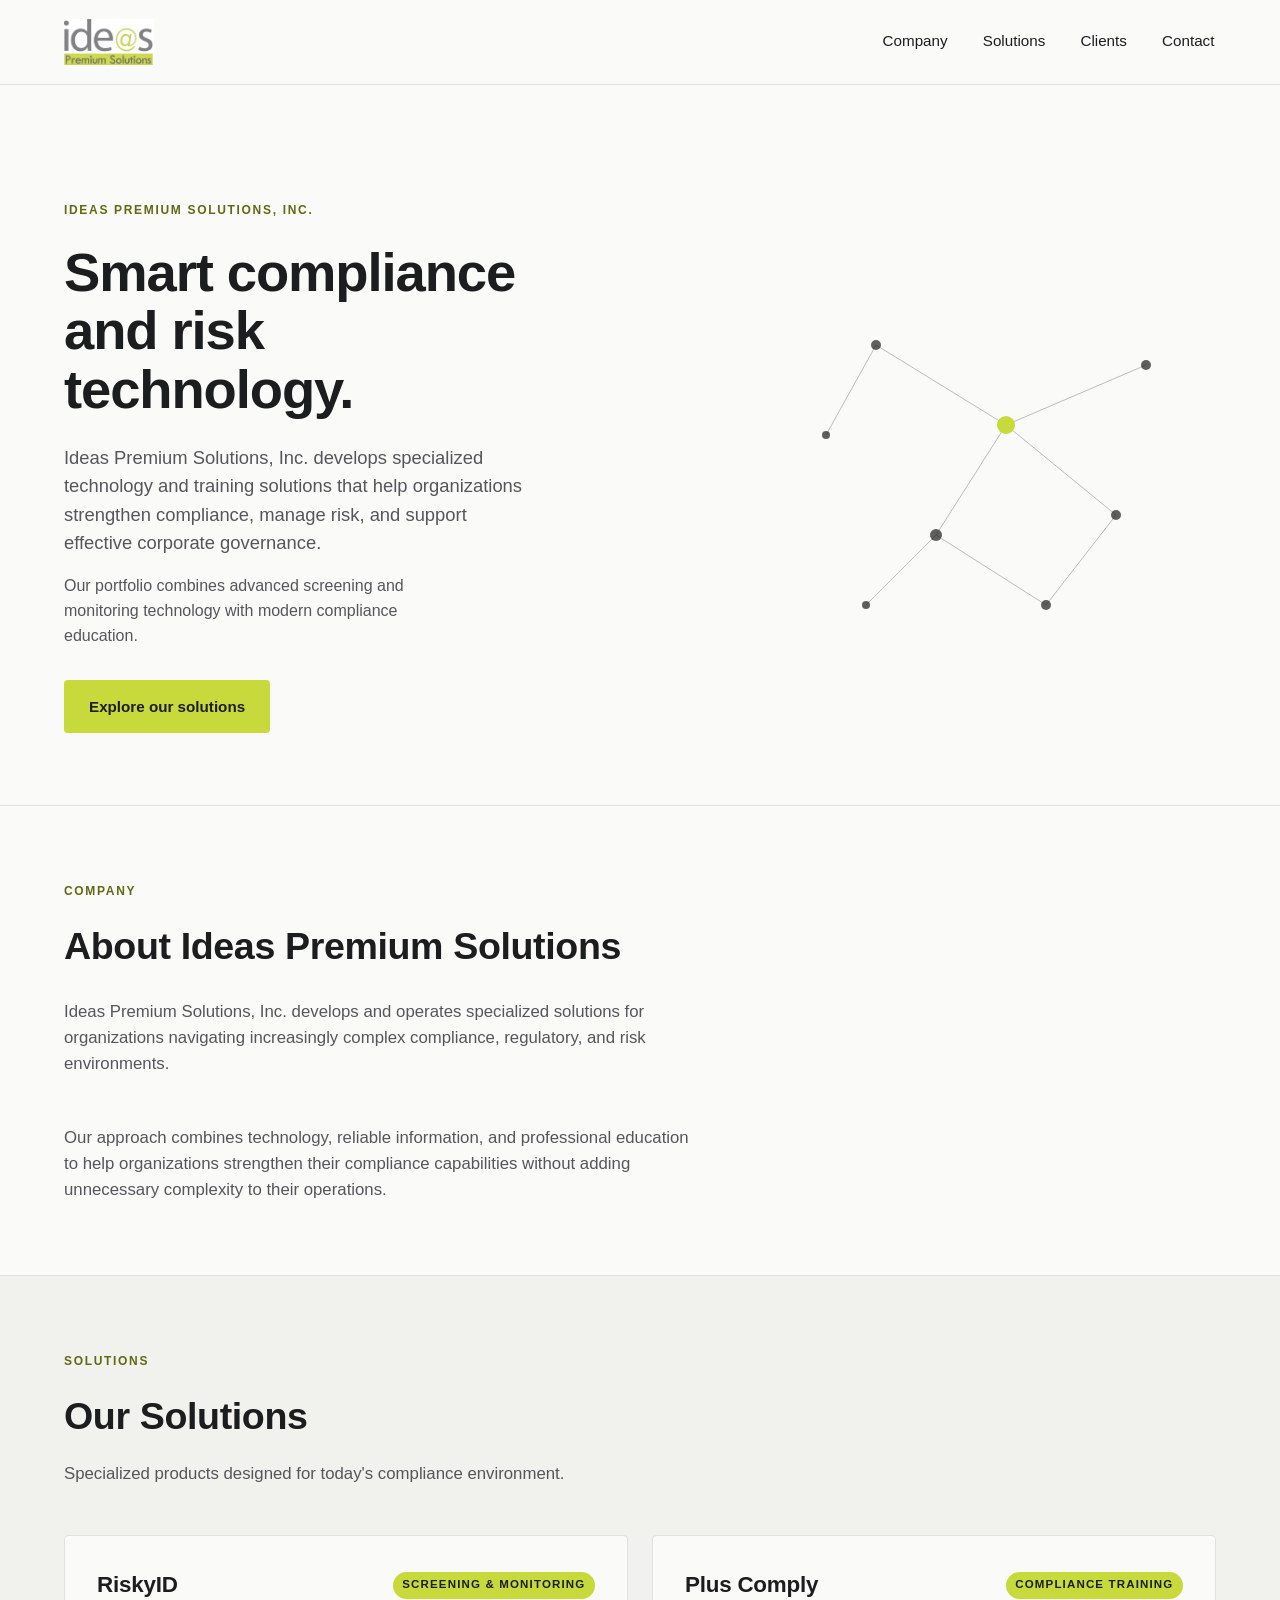
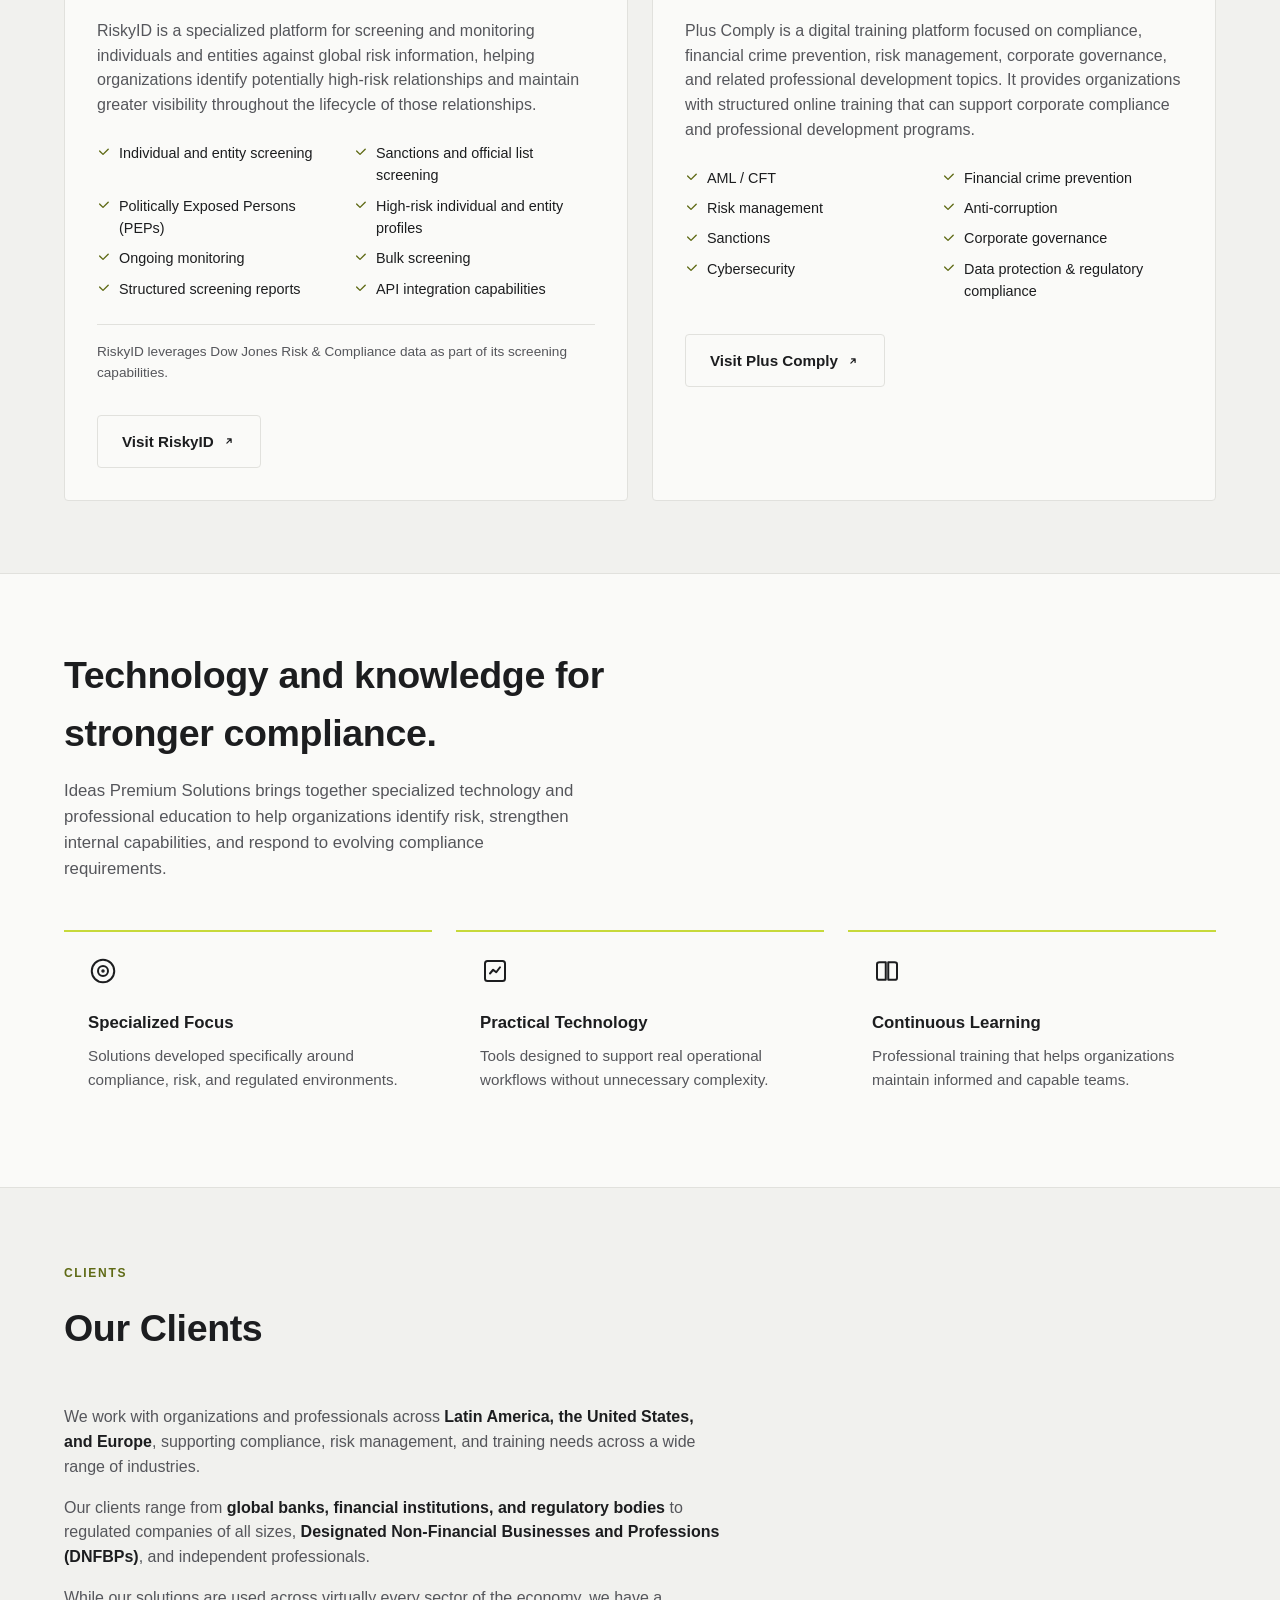
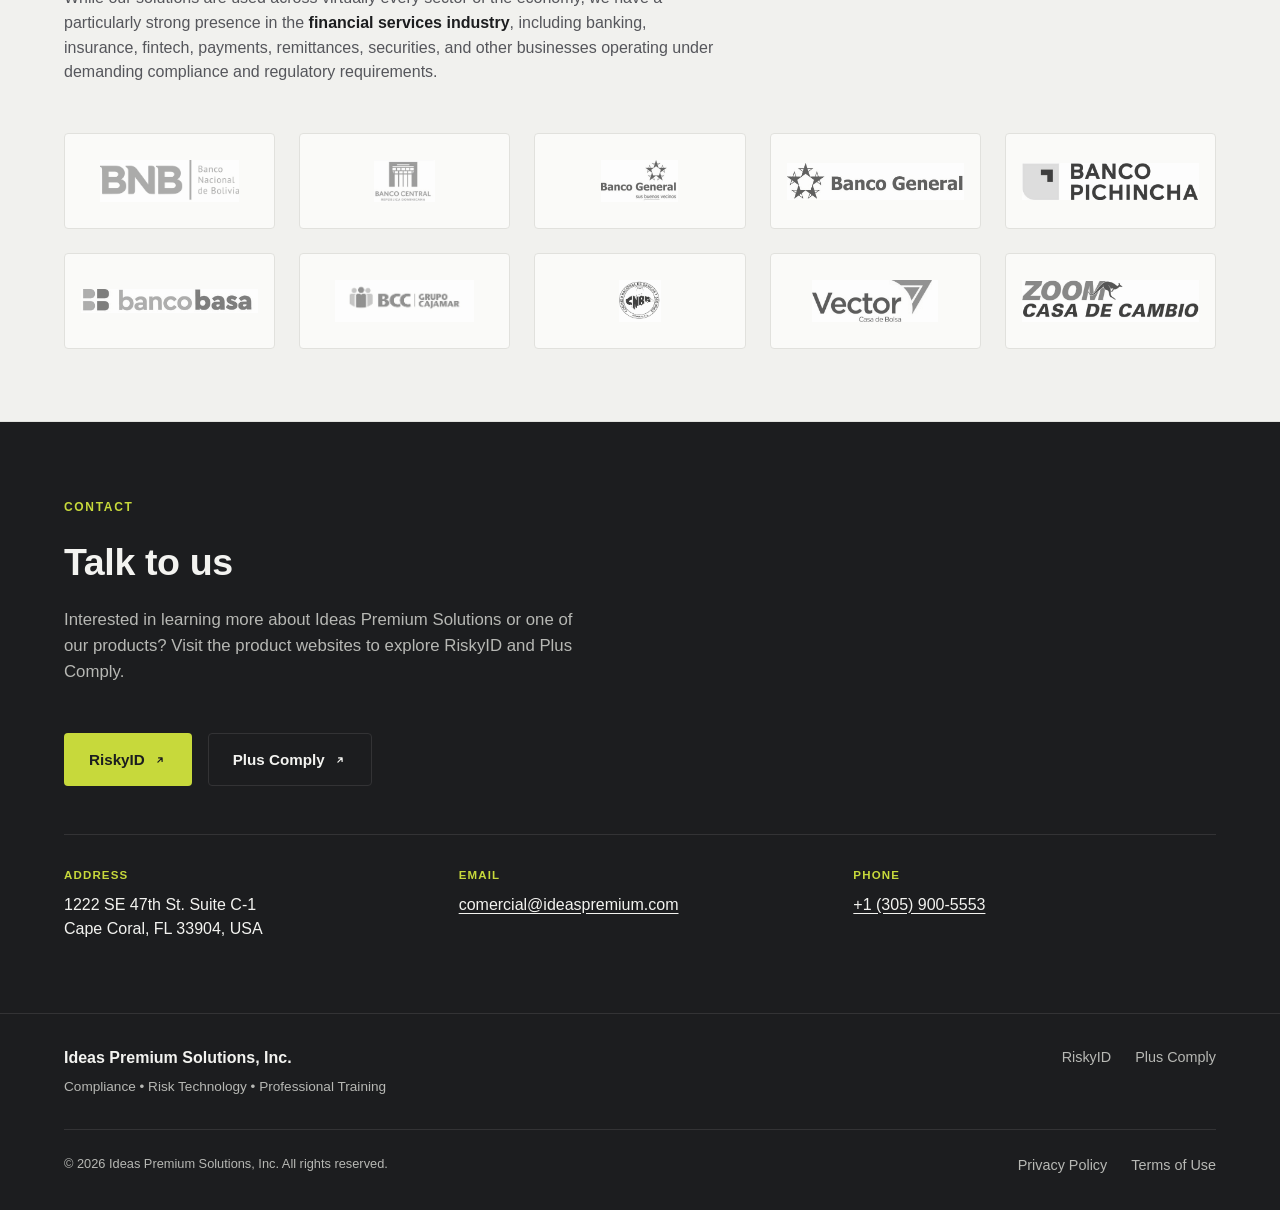
<file: index.html>
<!DOCTYPE html>
<html lang="en">
<head>
  <meta charset="UTF-8" />
  <meta name="viewport" content="width=device-width, initial-scale=1.0" />
  <title>Ideas Premium Solutions | Compliance & Risk Technology</title>
  <meta name="description" content="Ideas Premium Solutions develops specialized compliance and risk technology, including RiskyID screening and monitoring and Plus Comply professional compliance training." />
  <link rel="canonical" href="https://ideaspremium.com/" />

  <!-- Open Graph -->
  <meta property="og:title" content="Ideas Premium Solutions | Compliance & Risk Technology" />
  <meta property="og:description" content="Ideas Premium Solutions develops specialized compliance and risk technology, including RiskyID screening and monitoring and Plus Comply professional compliance training." />
  <meta property="og:url" content="https://ideaspremium.com/" />
  <meta property="og:type" content="website" />
  <meta property="og:site_name" content="Ideas Premium Solutions" />

  <!-- Twitter -->
  <meta name="twitter:card" content="summary" />
  <meta name="twitter:title" content="Ideas Premium Solutions | Compliance & Risk Technology" />
  <meta name="twitter:description" content="Ideas Premium Solutions develops specialized compliance and risk technology, including RiskyID screening and monitoring and Plus Comply professional compliance training." />

  <link rel="icon" href="/favicon.svg" type="image/svg+xml" />
  <link rel="stylesheet" href="/css/styles.css" />

  <script type="application/ld+json">
  {
    "@context": "https://schema.org",
    "@type": "Organization",
    "name": "Ideas Premium Solutions, Inc.",
    "url": "https://ideaspremium.com/",
    "logo": "https://ideaspremium.com/assets/logo/IPSLogo.png",
    "email": "comercial@ideaspremium.com",
    "telephone": "+1-305-900-5553",
    "address": {
      "@type": "PostalAddress",
      "streetAddress": "1222 SE 47th St. Suite C-1",
      "addressLocality": "Cape Coral",
      "addressRegion": "FL",
      "postalCode": "33904",
      "addressCountry": "US"
    },
    "makesOffer": [
      {
        "@type": "Offer",
        "itemOffered": {
          "@type": "Service",
          "name": "RiskyID",
          "url": "https://riskyid.com/",
          "description": "Screening and monitoring platform for individuals and entities against global risk information."
        }
      },
      {
        "@type": "Offer",
        "itemOffered": {
          "@type": "Service",
          "name": "Plus Comply",
          "url": "https://pluscomply.com/",
          "description": "Digital training platform for compliance, financial crime prevention, risk management, and corporate governance."
        }
      }
    ]
  }
  </script>
</head>
<body>
  <a class="skip-link" href="#main">Skip to content</a>

  <header class="site-header">
    <div class="container">
      <a class="brand" href="/" aria-label="Ideas Premium Solutions — home">
        <img src="/assets/logo/IPSLogo.png" alt="Ideas Premium Solutions" />
      </a>

      <nav class="nav-desktop" aria-label="Primary">
        <a href="#about">Company</a>
        <a href="#solutions">Solutions</a>
        <a href="#clients">Clients</a>
        <a href="#contact">Contact</a>
      </nav>

      <button class="nav-toggle" type="button" aria-expanded="false" aria-controls="nav-mobile" id="nav-toggle" aria-label="Open menu">
        <svg viewBox="0 0 24 24" fill="none" stroke="currentColor" stroke-width="2" stroke-linecap="round" aria-hidden="true">
          <line x1="3" y1="6" x2="21" y2="6"></line>
          <line x1="3" y1="12" x2="21" y2="12"></line>
          <line x1="3" y1="18" x2="21" y2="18"></line>
        </svg>
      </button>
    </div>

    <nav class="nav-mobile" id="nav-mobile" aria-label="Primary mobile">
      <a href="#about">Company</a>
      <a href="#solutions">Solutions</a>
      <a href="#clients">Clients</a>
      <a href="#contact">Contact</a>
    </nav>
  </header>

  <main id="main">
    <!-- HERO -->
    <section class="hero">
      <div class="container">
        <div class="hero-copy">
          <span class="hero-eyebrow">Ideas Premium Solutions, Inc.</span>
          <h1>Smart compliance and risk technology.</h1>
          <p class="hero-lead">Ideas Premium Solutions, Inc. develops specialized technology and training solutions that help organizations strengthen compliance, manage risk, and support effective corporate governance.</p>
          <p class="hero-sub">Our portfolio combines advanced screening and monitoring technology with modern compliance education.</p>
          <div class="hero-actions">
            <a class="btn btn-primary" href="#solutions">Explore our solutions</a>
          </div>
        </div>

        <svg class="hero-visual" viewBox="0 0 420 380" fill="none" xmlns="http://www.w3.org/2000/svg" role="img" aria-label="Abstract diagram of interconnected nodes representing risk and compliance relationships">
          <g class="node-line" stroke-width="1">
            <line x1="80" y1="70" x2="210" y2="150" />
            <line x1="210" y1="150" x2="350" y2="90" />
            <line x1="210" y1="150" x2="140" y2="260" />
            <line x1="210" y1="150" x2="320" y2="240" />
            <line x1="140" y1="260" x2="70" y2="330" />
            <line x1="140" y1="260" x2="250" y2="330" />
            <line x1="320" y1="240" x2="250" y2="330" />
            <line x1="80" y1="70" x2="30" y2="160" />
          </g>
          <circle class="node-fill" cx="210" cy="150" r="9" />
          <circle class="node-dot" cx="80" cy="70" r="5" />
          <circle class="node-dot" cx="350" cy="90" r="5" />
          <circle class="node-dot" cx="140" cy="260" r="6" />
          <circle class="node-dot" cx="320" cy="240" r="5" />
          <circle class="node-dot" cx="70" cy="330" r="4" />
          <circle class="node-dot" cx="250" cy="330" r="5" />
          <circle class="node-dot" cx="30" cy="160" r="4" />
        </svg>
      </div>
    </section>

    <!-- ABOUT -->
    <section class="about" id="about">
      <div class="container about-grid">
        <div class="section-header" style="margin-bottom: 0;">
          <span class="eyebrow">Company</span>
          <h2>About Ideas Premium Solutions</h2>
        </div>
        <p>Ideas Premium Solutions, Inc. develops and operates specialized solutions for organizations navigating increasingly complex compliance, regulatory, and risk environments.</p>
        <p>Our approach combines technology, reliable information, and professional education to help organizations strengthen their compliance capabilities without adding unnecessary complexity to their operations.</p>
      </div>
    </section>

    <!-- SOLUTIONS -->
    <section class="solutions" id="solutions">
      <div class="container">
        <div class="section-header">
          <span class="eyebrow">Solutions</span>
          <h2>Our Solutions</h2>
          <p class="section-lead">Specialized products designed for today's compliance environment.</p>
        </div>

        <div class="solutions-grid">
          <!-- RiskyID -->
          <article class="product-card">
            <div class="product-card-top">
              <span class="product-name">RiskyID</span>
              <span class="product-category">Screening &amp; Monitoring</span>
            </div>
            <p class="product-description">RiskyID is a specialized platform for screening and monitoring individuals and entities against global risk information, helping organizations identify potentially high-risk relationships and maintain greater visibility throughout the lifecycle of those relationships.</p>

            <ul class="product-capabilities">
              <li><svg viewBox="0 0 20 20" fill="currentColor" aria-hidden="true"><path d="M16.7 5.3a1 1 0 010 1.4l-7.4 7.4a1 1 0 01-1.4 0L3.3 9.5a1 1 0 111.4-1.4l3.9 3.9 6.7-6.7a1 1 0 011.4 0z"/></svg>Individual and entity screening</li>
              <li><svg viewBox="0 0 20 20" fill="currentColor" aria-hidden="true"><path d="M16.7 5.3a1 1 0 010 1.4l-7.4 7.4a1 1 0 01-1.4 0L3.3 9.5a1 1 0 111.4-1.4l3.9 3.9 6.7-6.7a1 1 0 011.4 0z"/></svg>Sanctions and official list screening</li>
              <li><svg viewBox="0 0 20 20" fill="currentColor" aria-hidden="true"><path d="M16.7 5.3a1 1 0 010 1.4l-7.4 7.4a1 1 0 01-1.4 0L3.3 9.5a1 1 0 111.4-1.4l3.9 3.9 6.7-6.7a1 1 0 011.4 0z"/></svg>Politically Exposed Persons (PEPs)</li>
              <li><svg viewBox="0 0 20 20" fill="currentColor" aria-hidden="true"><path d="M16.7 5.3a1 1 0 010 1.4l-7.4 7.4a1 1 0 01-1.4 0L3.3 9.5a1 1 0 111.4-1.4l3.9 3.9 6.7-6.7a1 1 0 011.4 0z"/></svg>High-risk individual and entity profiles</li>
              <li><svg viewBox="0 0 20 20" fill="currentColor" aria-hidden="true"><path d="M16.7 5.3a1 1 0 010 1.4l-7.4 7.4a1 1 0 01-1.4 0L3.3 9.5a1 1 0 111.4-1.4l3.9 3.9 6.7-6.7a1 1 0 011.4 0z"/></svg>Ongoing monitoring</li>
              <li><svg viewBox="0 0 20 20" fill="currentColor" aria-hidden="true"><path d="M16.7 5.3a1 1 0 010 1.4l-7.4 7.4a1 1 0 01-1.4 0L3.3 9.5a1 1 0 111.4-1.4l3.9 3.9 6.7-6.7a1 1 0 011.4 0z"/></svg>Bulk screening</li>
              <li><svg viewBox="0 0 20 20" fill="currentColor" aria-hidden="true"><path d="M16.7 5.3a1 1 0 010 1.4l-7.4 7.4a1 1 0 01-1.4 0L3.3 9.5a1 1 0 111.4-1.4l3.9 3.9 6.7-6.7a1 1 0 011.4 0z"/></svg>Structured screening reports</li>
              <li><svg viewBox="0 0 20 20" fill="currentColor" aria-hidden="true"><path d="M16.7 5.3a1 1 0 010 1.4l-7.4 7.4a1 1 0 01-1.4 0L3.3 9.5a1 1 0 111.4-1.4l3.9 3.9 6.7-6.7a1 1 0 011.4 0z"/></svg>API integration capabilities</li>
            </ul>

            <p class="product-note">RiskyID leverages Dow Jones Risk &amp; Compliance data as part of its screening capabilities.</p>

            <div class="product-card-footer">
              <a class="btn btn-outline" href="https://riskyid.com/" target="_blank" rel="noopener noreferrer">
                Visit RiskyID
                <svg class="btn-external-icon" viewBox="0 0 20 20" fill="none" stroke="currentColor" stroke-width="1.8" aria-hidden="true"><path d="M7 13L13 7M13 7H8M13 7v5" stroke-linecap="round" stroke-linejoin="round"/></svg>
              </a>
            </div>
          </article>

          <!-- Plus Comply -->
          <article class="product-card">
            <div class="product-card-top">
              <span class="product-name">Plus Comply</span>
              <span class="product-category">Compliance Training</span>
            </div>
            <p class="product-description">Plus Comply is a digital training platform focused on compliance, financial crime prevention, risk management, corporate governance, and related professional development topics. It provides organizations with structured online training that can support corporate compliance and professional development programs.</p>

            <ul class="product-capabilities">
              <li><svg viewBox="0 0 20 20" fill="currentColor" aria-hidden="true"><path d="M16.7 5.3a1 1 0 010 1.4l-7.4 7.4a1 1 0 01-1.4 0L3.3 9.5a1 1 0 111.4-1.4l3.9 3.9 6.7-6.7a1 1 0 011.4 0z"/></svg>AML / CFT</li>
              <li><svg viewBox="0 0 20 20" fill="currentColor" aria-hidden="true"><path d="M16.7 5.3a1 1 0 010 1.4l-7.4 7.4a1 1 0 01-1.4 0L3.3 9.5a1 1 0 111.4-1.4l3.9 3.9 6.7-6.7a1 1 0 011.4 0z"/></svg>Financial crime prevention</li>
              <li><svg viewBox="0 0 20 20" fill="currentColor" aria-hidden="true"><path d="M16.7 5.3a1 1 0 010 1.4l-7.4 7.4a1 1 0 01-1.4 0L3.3 9.5a1 1 0 111.4-1.4l3.9 3.9 6.7-6.7a1 1 0 011.4 0z"/></svg>Risk management</li>
              <li><svg viewBox="0 0 20 20" fill="currentColor" aria-hidden="true"><path d="M16.7 5.3a1 1 0 010 1.4l-7.4 7.4a1 1 0 01-1.4 0L3.3 9.5a1 1 0 111.4-1.4l3.9 3.9 6.7-6.7a1 1 0 011.4 0z"/></svg>Anti-corruption</li>
              <li><svg viewBox="0 0 20 20" fill="currentColor" aria-hidden="true"><path d="M16.7 5.3a1 1 0 010 1.4l-7.4 7.4a1 1 0 01-1.4 0L3.3 9.5a1 1 0 111.4-1.4l3.9 3.9 6.7-6.7a1 1 0 011.4 0z"/></svg>Sanctions</li>
              <li><svg viewBox="0 0 20 20" fill="currentColor" aria-hidden="true"><path d="M16.7 5.3a1 1 0 010 1.4l-7.4 7.4a1 1 0 01-1.4 0L3.3 9.5a1 1 0 111.4-1.4l3.9 3.9 6.7-6.7a1 1 0 011.4 0z"/></svg>Corporate governance</li>
              <li><svg viewBox="0 0 20 20" fill="currentColor" aria-hidden="true"><path d="M16.7 5.3a1 1 0 010 1.4l-7.4 7.4a1 1 0 01-1.4 0L3.3 9.5a1 1 0 111.4-1.4l3.9 3.9 6.7-6.7a1 1 0 011.4 0z"/></svg>Cybersecurity</li>
              <li><svg viewBox="0 0 20 20" fill="currentColor" aria-hidden="true"><path d="M16.7 5.3a1 1 0 010 1.4l-7.4 7.4a1 1 0 01-1.4 0L3.3 9.5a1 1 0 111.4-1.4l3.9 3.9 6.7-6.7a1 1 0 011.4 0z"/></svg>Data protection &amp; regulatory compliance</li>
            </ul>

            <div class="product-card-footer">
              <a class="btn btn-outline" href="https://pluscomply.com/" target="_blank" rel="noopener noreferrer">
                Visit Plus Comply
                <svg class="btn-external-icon" viewBox="0 0 20 20" fill="none" stroke="currentColor" stroke-width="1.8" aria-hidden="true"><path d="M7 13L13 7M13 7H8M13 7v5" stroke-linecap="round" stroke-linejoin="round"/></svg>
              </a>
            </div>
          </article>
        </div>
      </div>
    </section>

    <!-- CORPORATE VALUE -->
    <section class="value">
      <div class="container">
        <div class="section-header">
          <h2>Technology and knowledge for stronger compliance.</h2>
          <p class="section-lead">Ideas Premium Solutions brings together specialized technology and professional education to help organizations identify risk, strengthen internal capabilities, and respond to evolving compliance requirements.</p>
        </div>

        <div class="pillars">
          <div class="pillar">
            <svg class="pillar-icon" viewBox="0 0 24 24" fill="none" stroke="currentColor" stroke-width="1.6" aria-hidden="true">
              <circle cx="12" cy="12" r="9" stroke-linecap="round"/>
              <circle cx="12" cy="12" r="4" stroke-linecap="round"/>
              <circle cx="12" cy="12" r="0.6" fill="currentColor"/>
            </svg>
            <h3>Specialized Focus</h3>
            <p>Solutions developed specifically around compliance, risk, and regulated environments.</p>
          </div>
          <div class="pillar">
            <svg class="pillar-icon" viewBox="0 0 24 24" fill="none" stroke="currentColor" stroke-width="1.6" aria-hidden="true">
              <rect x="4" y="4" width="16" height="16" rx="2" stroke-linecap="round"/>
              <path d="M8 14l2.5-3L13 13l3-4" stroke-linecap="round" stroke-linejoin="round"/>
            </svg>
            <h3>Practical Technology</h3>
            <p>Tools designed to support real operational workflows without unnecessary complexity.</p>
          </div>
          <div class="pillar">
            <svg class="pillar-icon" viewBox="0 0 24 24" fill="none" stroke="currentColor" stroke-width="1.6" aria-hidden="true">
              <path d="M4 6.5C4 5.7 4.7 5 6 5h5v14H6c-1.3 0-2-.7-2-1.5v-11z" stroke-linejoin="round"/>
              <path d="M20 6.5C20 5.7 19.3 5 18 5h-5v14h5c1.3 0 2-.7 2-1.5v-11z" stroke-linejoin="round"/>
            </svg>
            <h3>Continuous Learning</h3>
            <p>Professional training that helps organizations maintain informed and capable teams.</p>
          </div>
        </div>
      </div>
    </section>

    <!-- CLIENTS -->
    <section class="clients" id="clients">
      <div class="container">
        <div class="section-header">
          <span class="eyebrow">Clients</span>
          <h2>Our Clients</h2>
        </div>

        <p>We work with organizations and professionals across <strong>Latin America, the United States, and Europe</strong>, supporting compliance, risk management, and training needs across a wide range of industries.</p>
        <p>Our clients range from <strong>global banks, financial institutions, and regulatory bodies</strong> to regulated companies of all sizes, <strong>Designated Non-Financial Businesses and Professions (DNFBPs)</strong>, and independent professionals.</p>
        <p>While our solutions are used across virtually every sector of the economy, we have a particularly strong presence in the <strong>financial services industry</strong>, including banking, insurance, fintech, payments, remittances, securities, and other businesses operating under demanding compliance and regulatory requirements.</p>

        <div class="client-logos">
          <div class="client-logo"><img src="/assets/images/clients/bnb.png" alt="Banco Nacional de Bolivia" loading="lazy" /></div>
          <div class="client-logo"><img src="/assets/images/clients/bcrd.jpg" alt="Banco Central de la República Dominicana" loading="lazy" /></div>
          <div class="client-logo"><img src="/assets/images/clients/banco-general-1.png" alt="Banco General" loading="lazy" /></div>
          <div class="client-logo"><img src="/assets/images/clients/banco-general-2.png" alt="Banco General" loading="lazy" /></div>
          <div class="client-logo"><img src="/assets/images/clients/banco-pichincha.png" alt="Banco Pichincha" loading="lazy" /></div>
          <div class="client-logo"><img src="/assets/images/clients/banco-basa.png" alt="Banco BASA" loading="lazy" /></div>
          <div class="client-logo"><img src="/assets/images/clients/grupo-cajamar.jpg" alt="BCC Grupo Cajamar" loading="lazy" /></div>
          <div class="client-logo"><img src="/assets/images/clients/cnbs-honduras.png" alt="Comisión Nacional de Bancos y Seguros de Honduras" loading="lazy" /></div>
          <div class="client-logo"><img src="/assets/images/clients/vector-casa-de-bolsa.png" alt="Vector Casa de Bolsa" loading="lazy" /></div>
          <div class="client-logo"><img src="/assets/images/clients/zoom-casa-de-cambio.png" alt="Zoom Casa de Cambio" loading="lazy" /></div>
        </div>
      </div>
    </section>

    <!-- CONTACT -->
    <section class="contact" id="contact">
      <div class="container">
        <div class="section-header">
          <span class="eyebrow">Contact</span>
          <h2>Talk to us</h2>
          <p class="section-lead">Interested in learning more about Ideas Premium Solutions or one of our products? Visit the product websites to explore RiskyID and Plus Comply.</p>
        </div>

        <div class="contact-actions">
          <a class="btn btn-primary" href="https://riskyid.com/" target="_blank" rel="noopener noreferrer">
            RiskyID
            <svg class="btn-external-icon" viewBox="0 0 20 20" fill="none" stroke="currentColor" stroke-width="1.8" aria-hidden="true"><path d="M7 13L13 7M13 7H8M13 7v5" stroke-linecap="round" stroke-linejoin="round"/></svg>
          </a>
          <a class="btn btn-outline-light" href="https://pluscomply.com/" target="_blank" rel="noopener noreferrer">
            Plus Comply
            <svg class="btn-external-icon" viewBox="0 0 20 20" fill="none" stroke="currentColor" stroke-width="1.8" aria-hidden="true"><path d="M7 13L13 7M13 7H8M13 7v5" stroke-linecap="round" stroke-linejoin="round"/></svg>
          </a>
        </div>

        <div class="contact-details">
          <div>
            <div class="contact-detail-label">Address</div>
            <div class="contact-detail-value">1222 SE 47th St. Suite C-1<br />Cape Coral, FL 33904, USA</div>
          </div>
          <div>
            <div class="contact-detail-label">Email</div>
            <div class="contact-detail-value"><a href="mailto:comercial@ideaspremium.com">comercial@ideaspremium.com</a></div>
          </div>
          <div>
            <div class="contact-detail-label">Phone</div>
            <div class="contact-detail-value"><a href="tel:+13059005553">+1 (305) 900-5553</a></div>
          </div>
        </div>
      </div>
    </section>
  </main>

  <footer class="site-footer">
    <div class="container">
      <div class="footer-grid">
        <div>
          <div class="footer-brand">Ideas Premium Solutions, Inc.</div>
          <div class="footer-descriptor">Compliance • Risk Technology • Professional Training</div>
        </div>
        <nav class="footer-links" aria-label="Products">
          <a href="https://riskyid.com/" target="_blank" rel="noopener noreferrer">RiskyID</a>
          <a href="https://pluscomply.com/" target="_blank" rel="noopener noreferrer">Plus Comply</a>
        </nav>
      </div>
      <div class="footer-bottom">
        <span>&copy; <span id="year">2026</span> Ideas Premium Solutions, Inc. All rights reserved.</span>
        <nav class="footer-links" aria-label="Legal">
          <a href="/privacy-policy.html">Privacy Policy</a>
          <a href="/terms-of-use.html">Terms of Use</a>
        </nav>
      </div>
    </div>
  </footer>

  <script src="/js/main.js"></script>
</body>
</html>
</file>
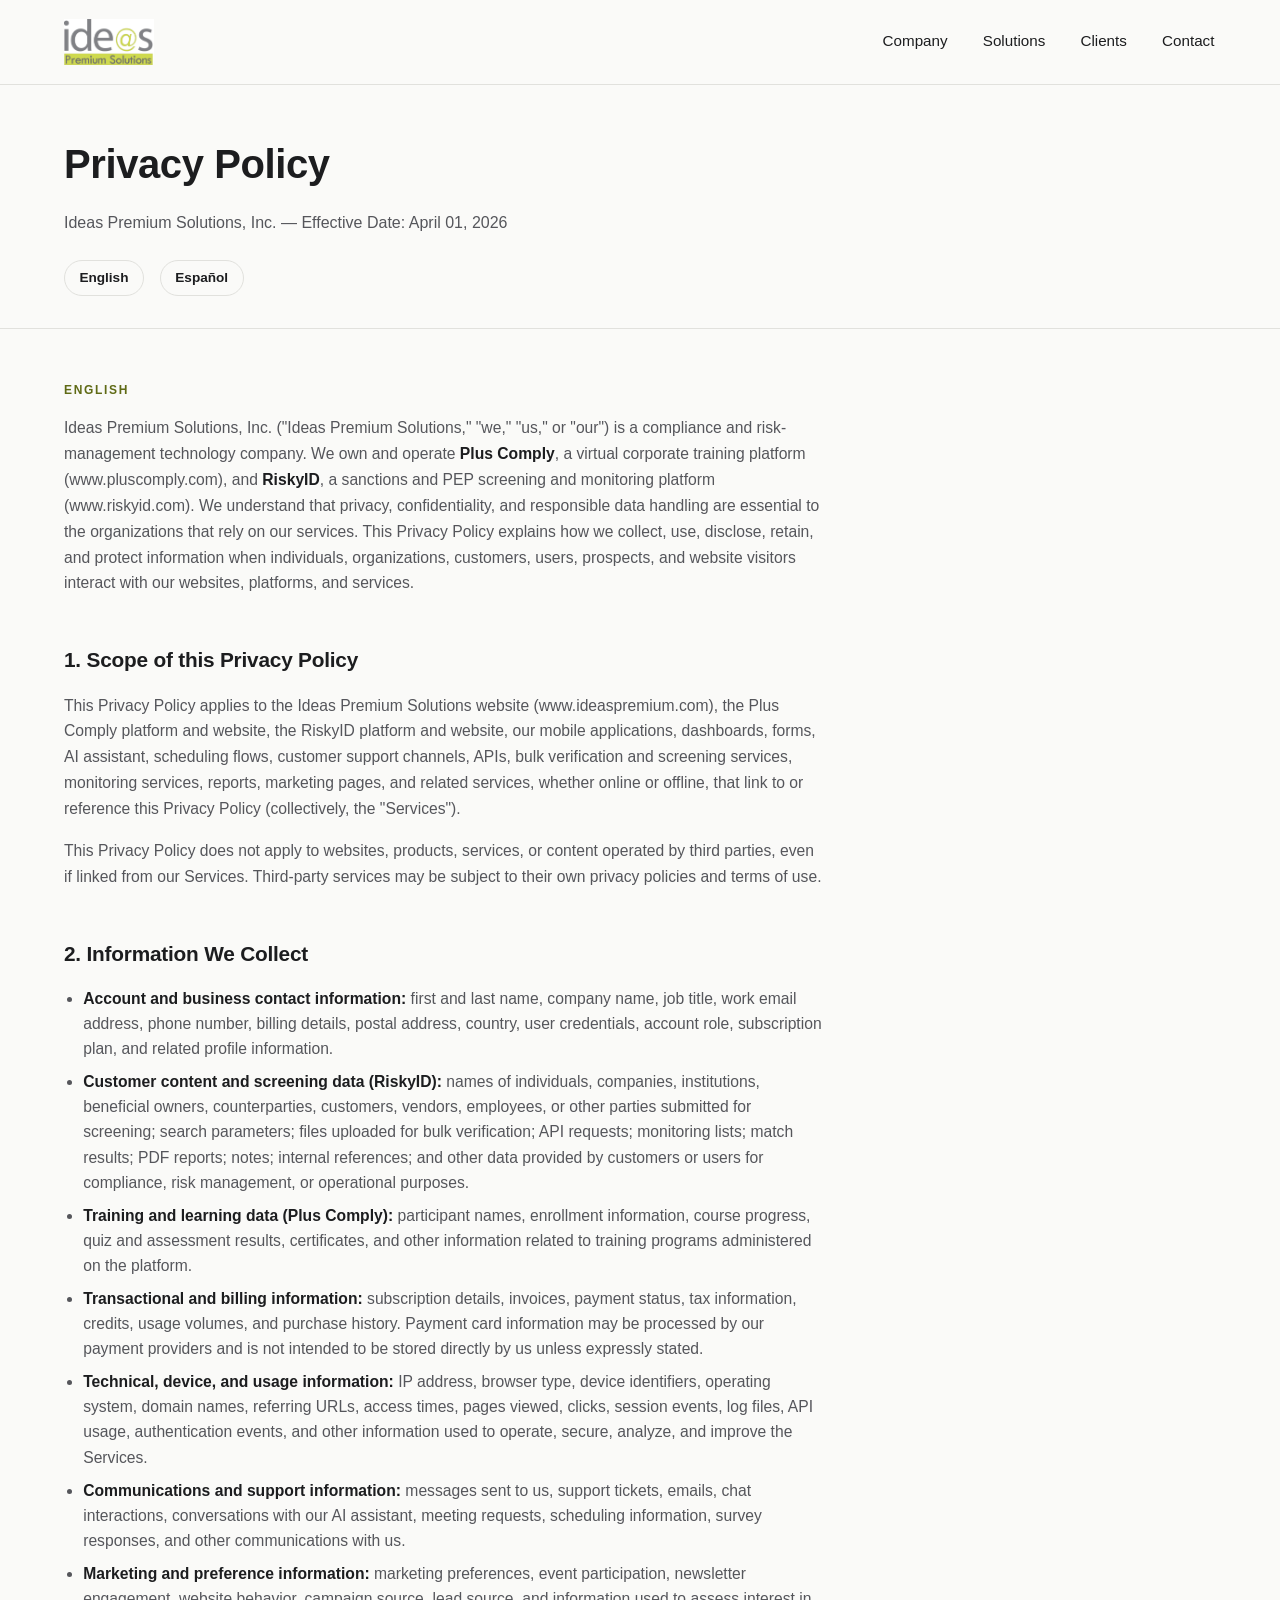
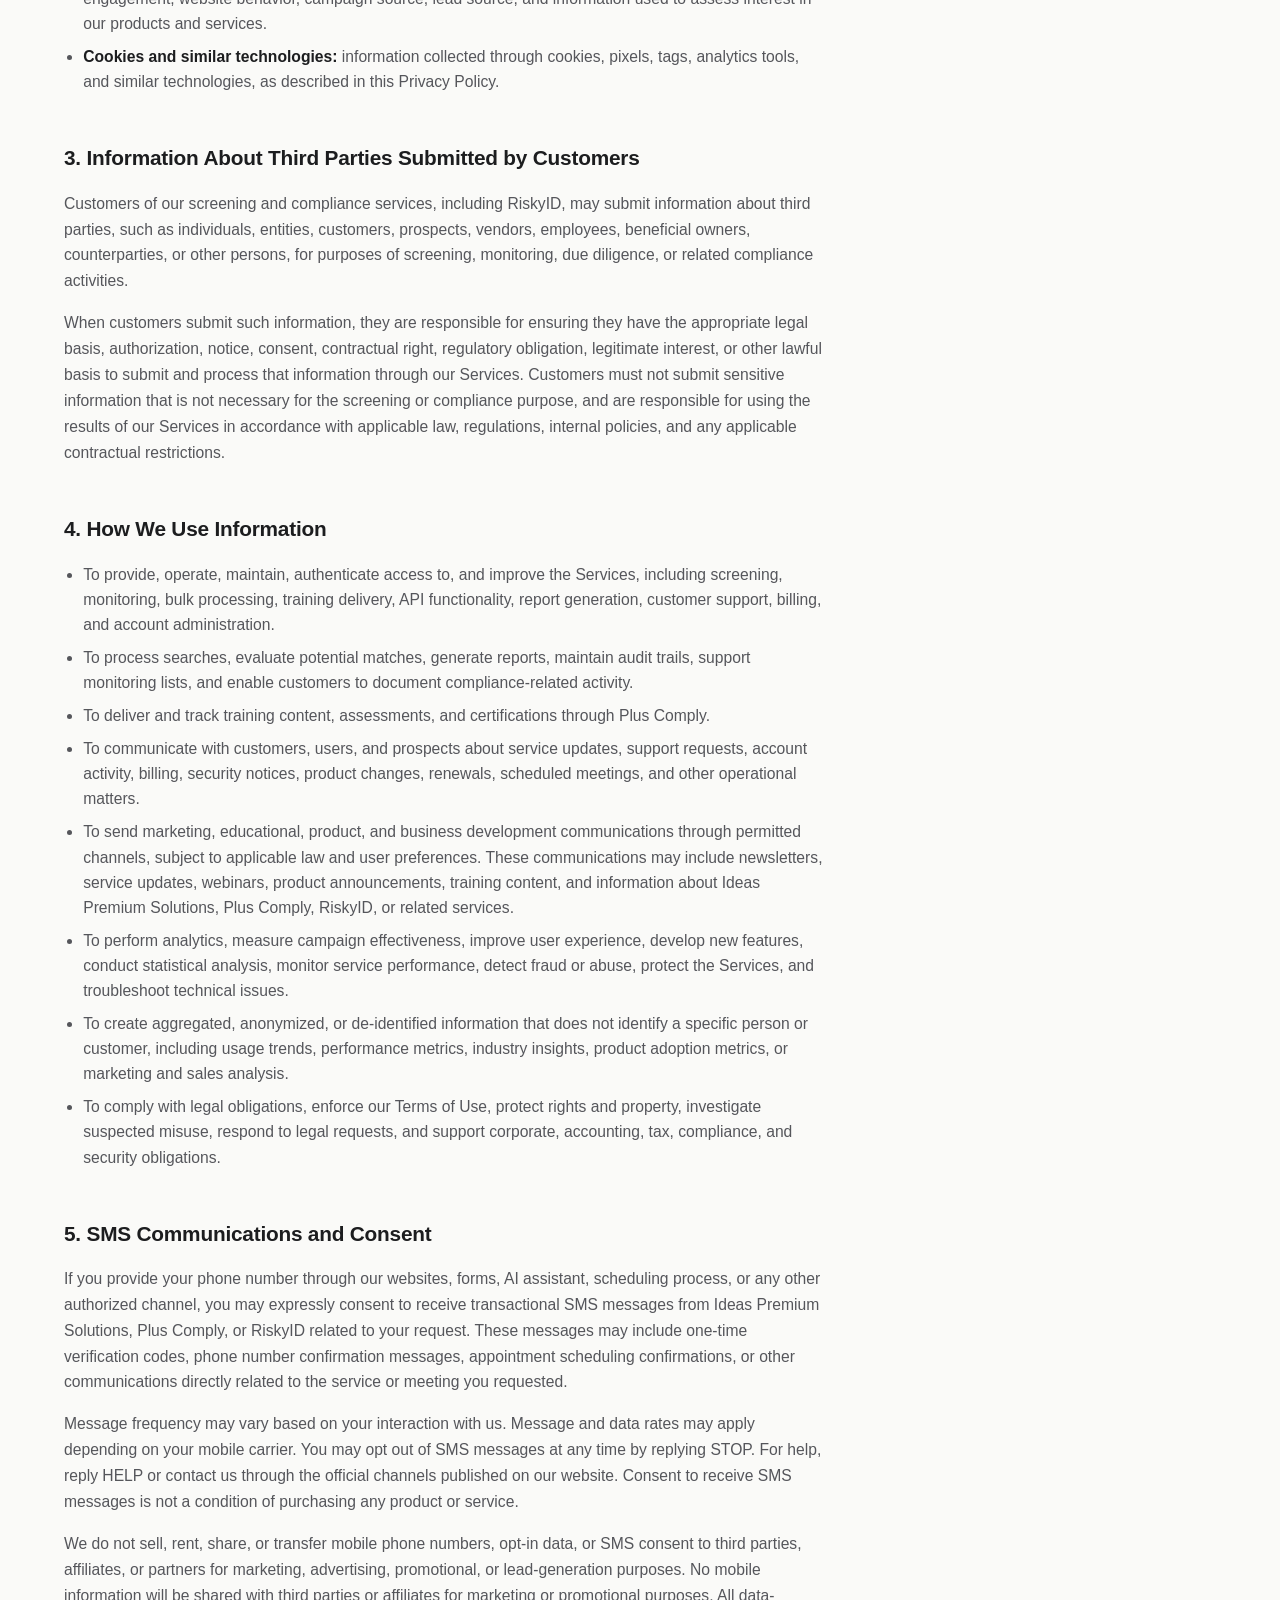
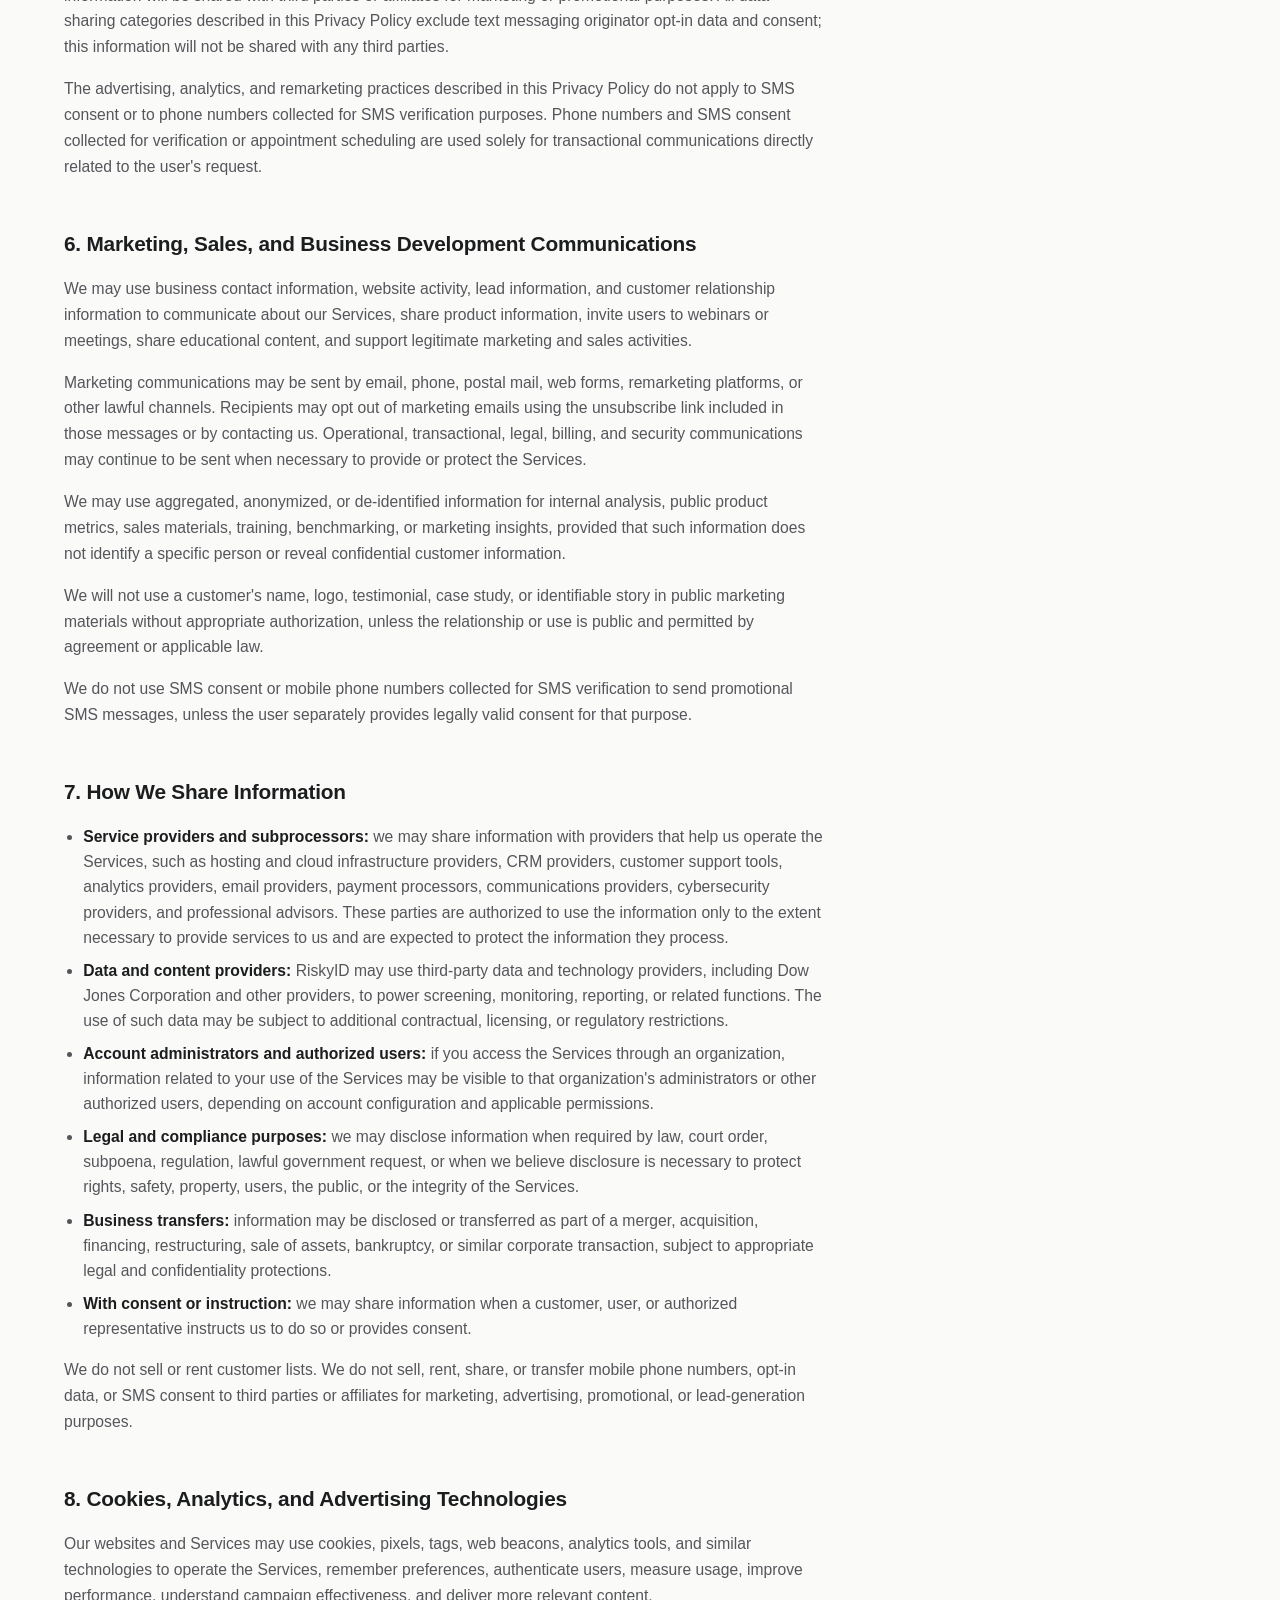
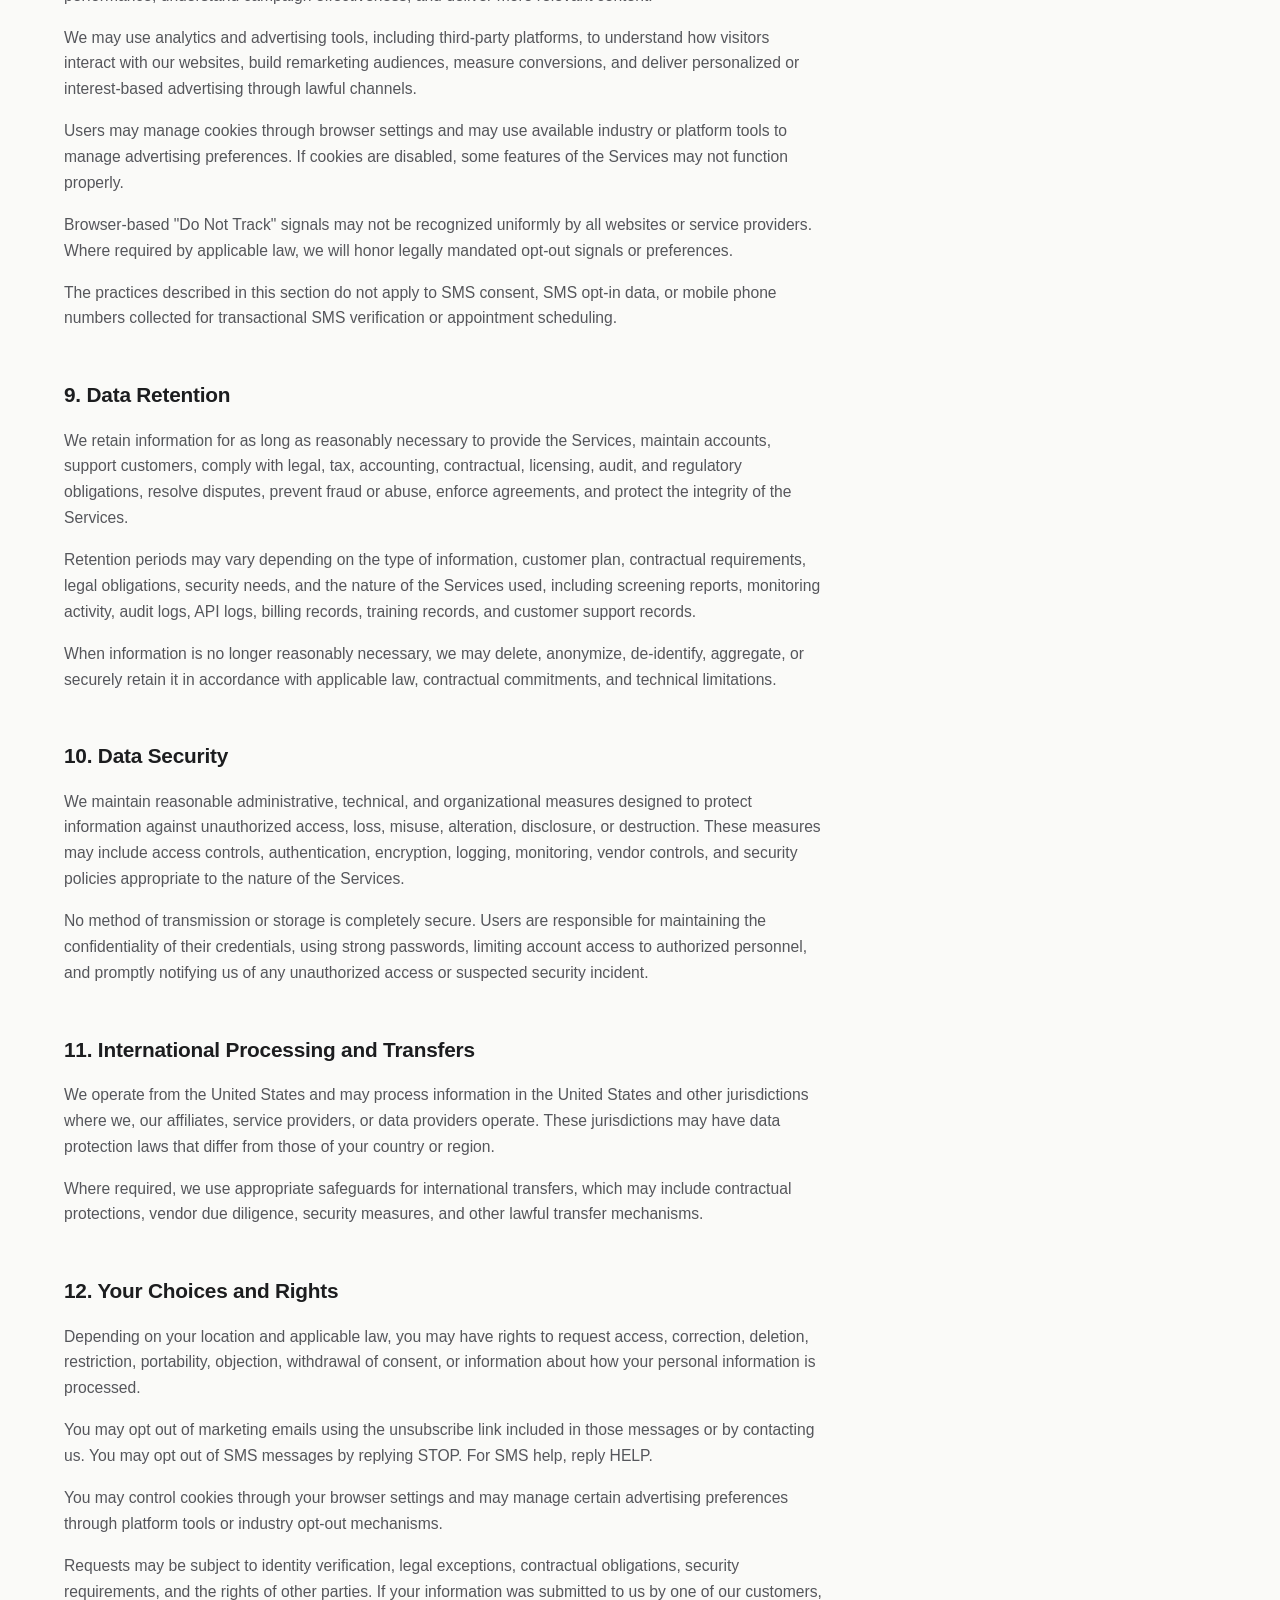
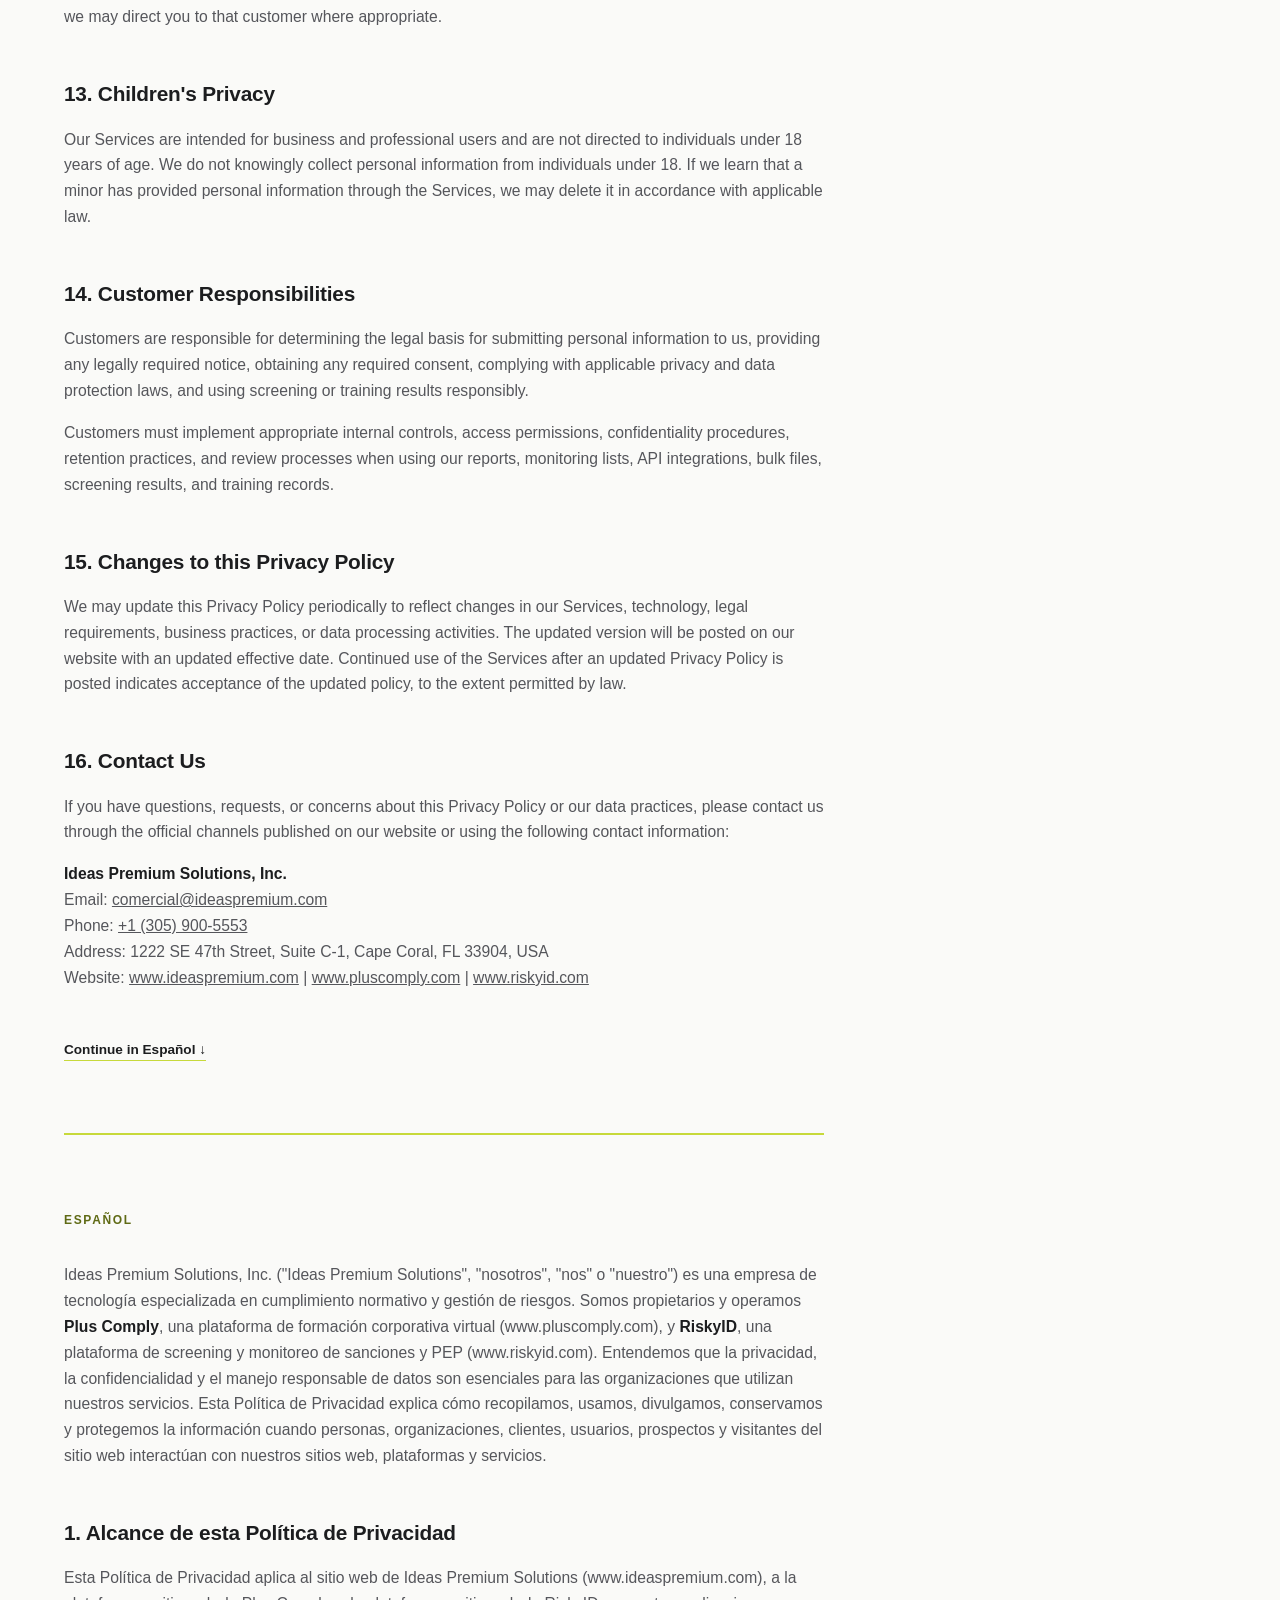
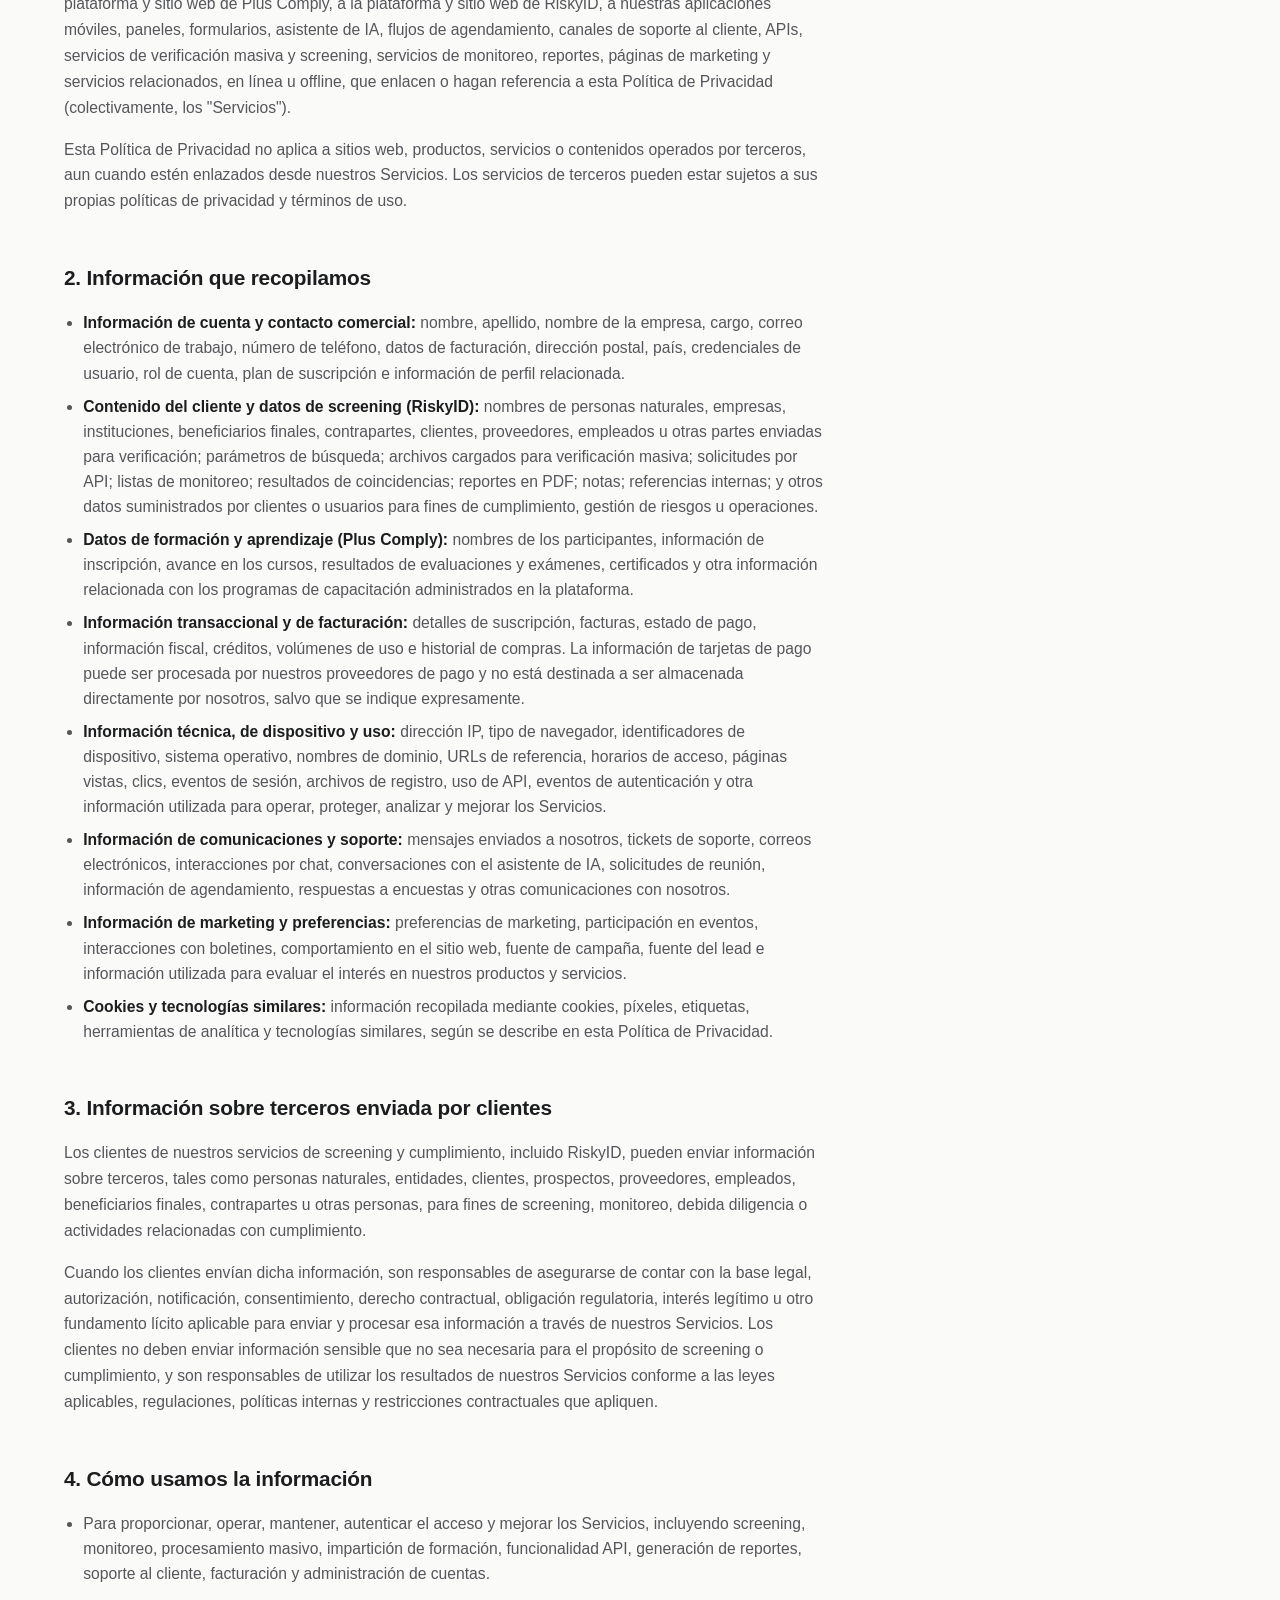
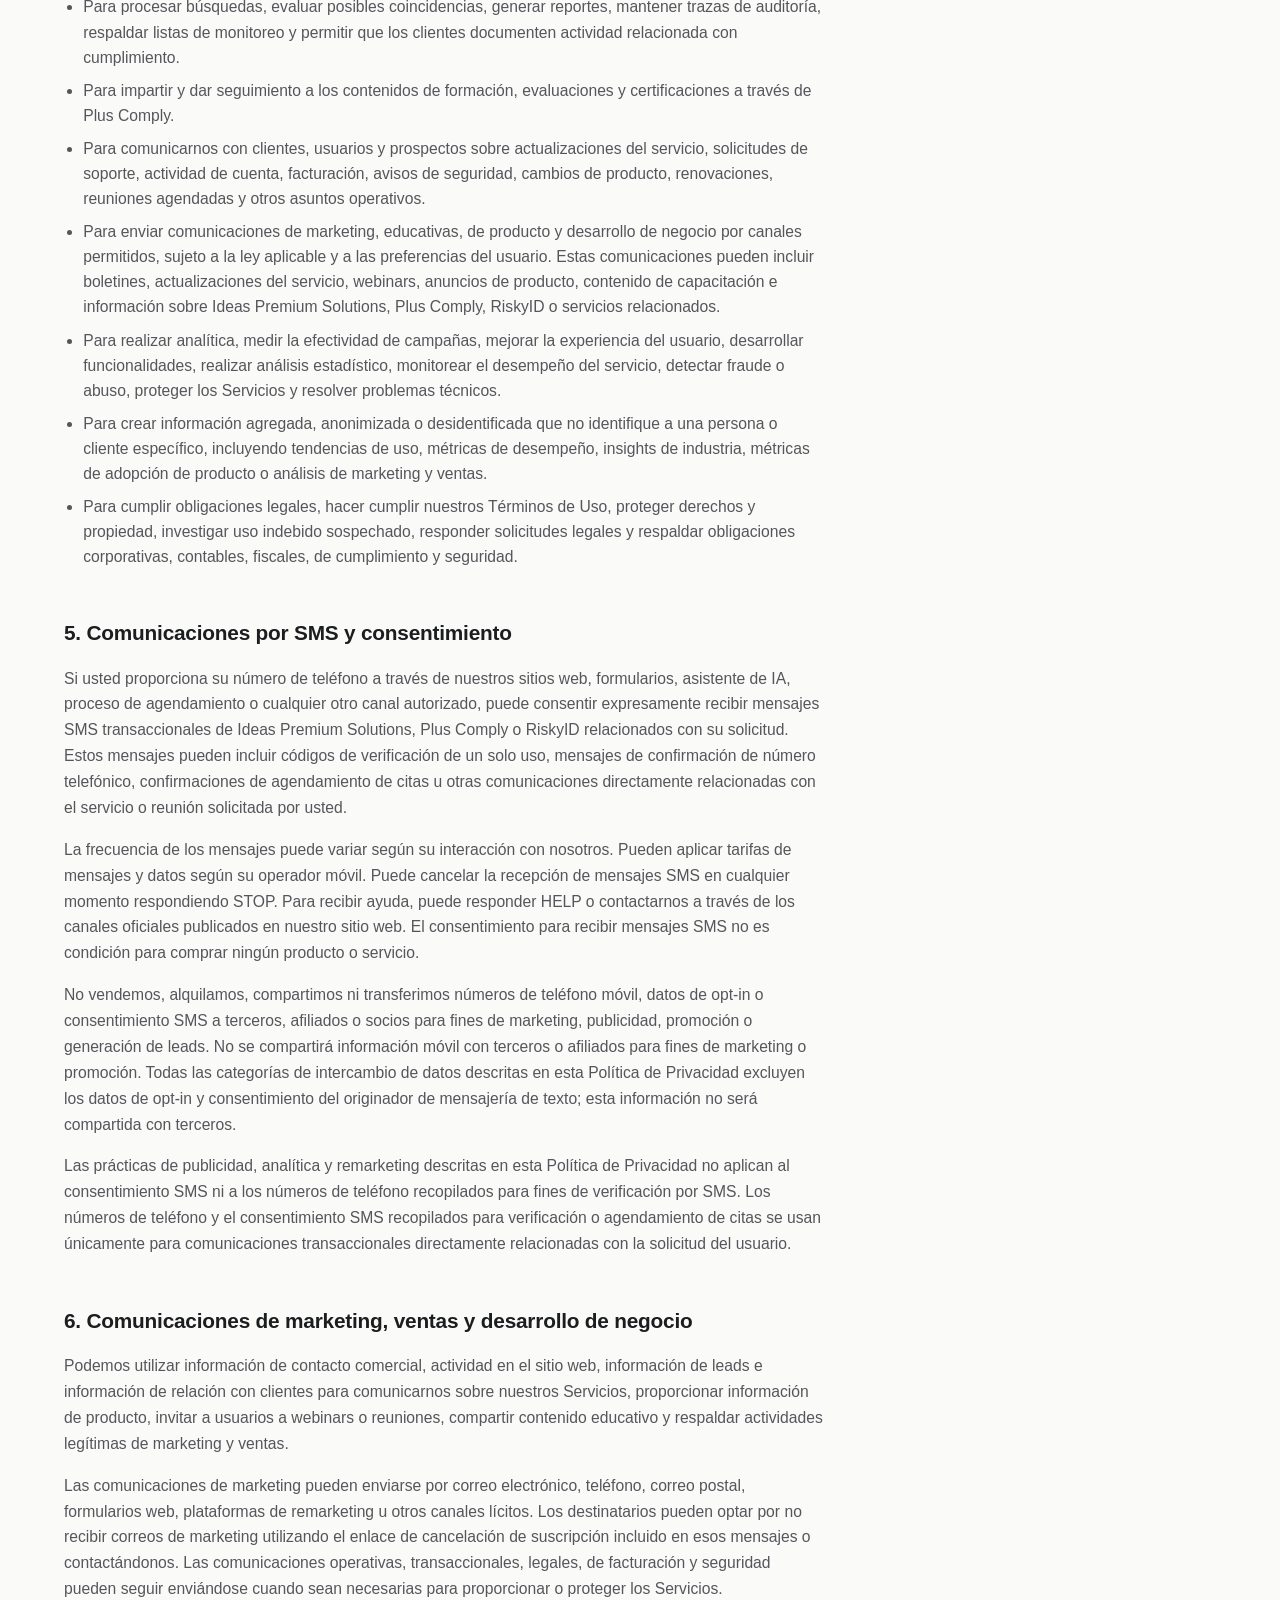
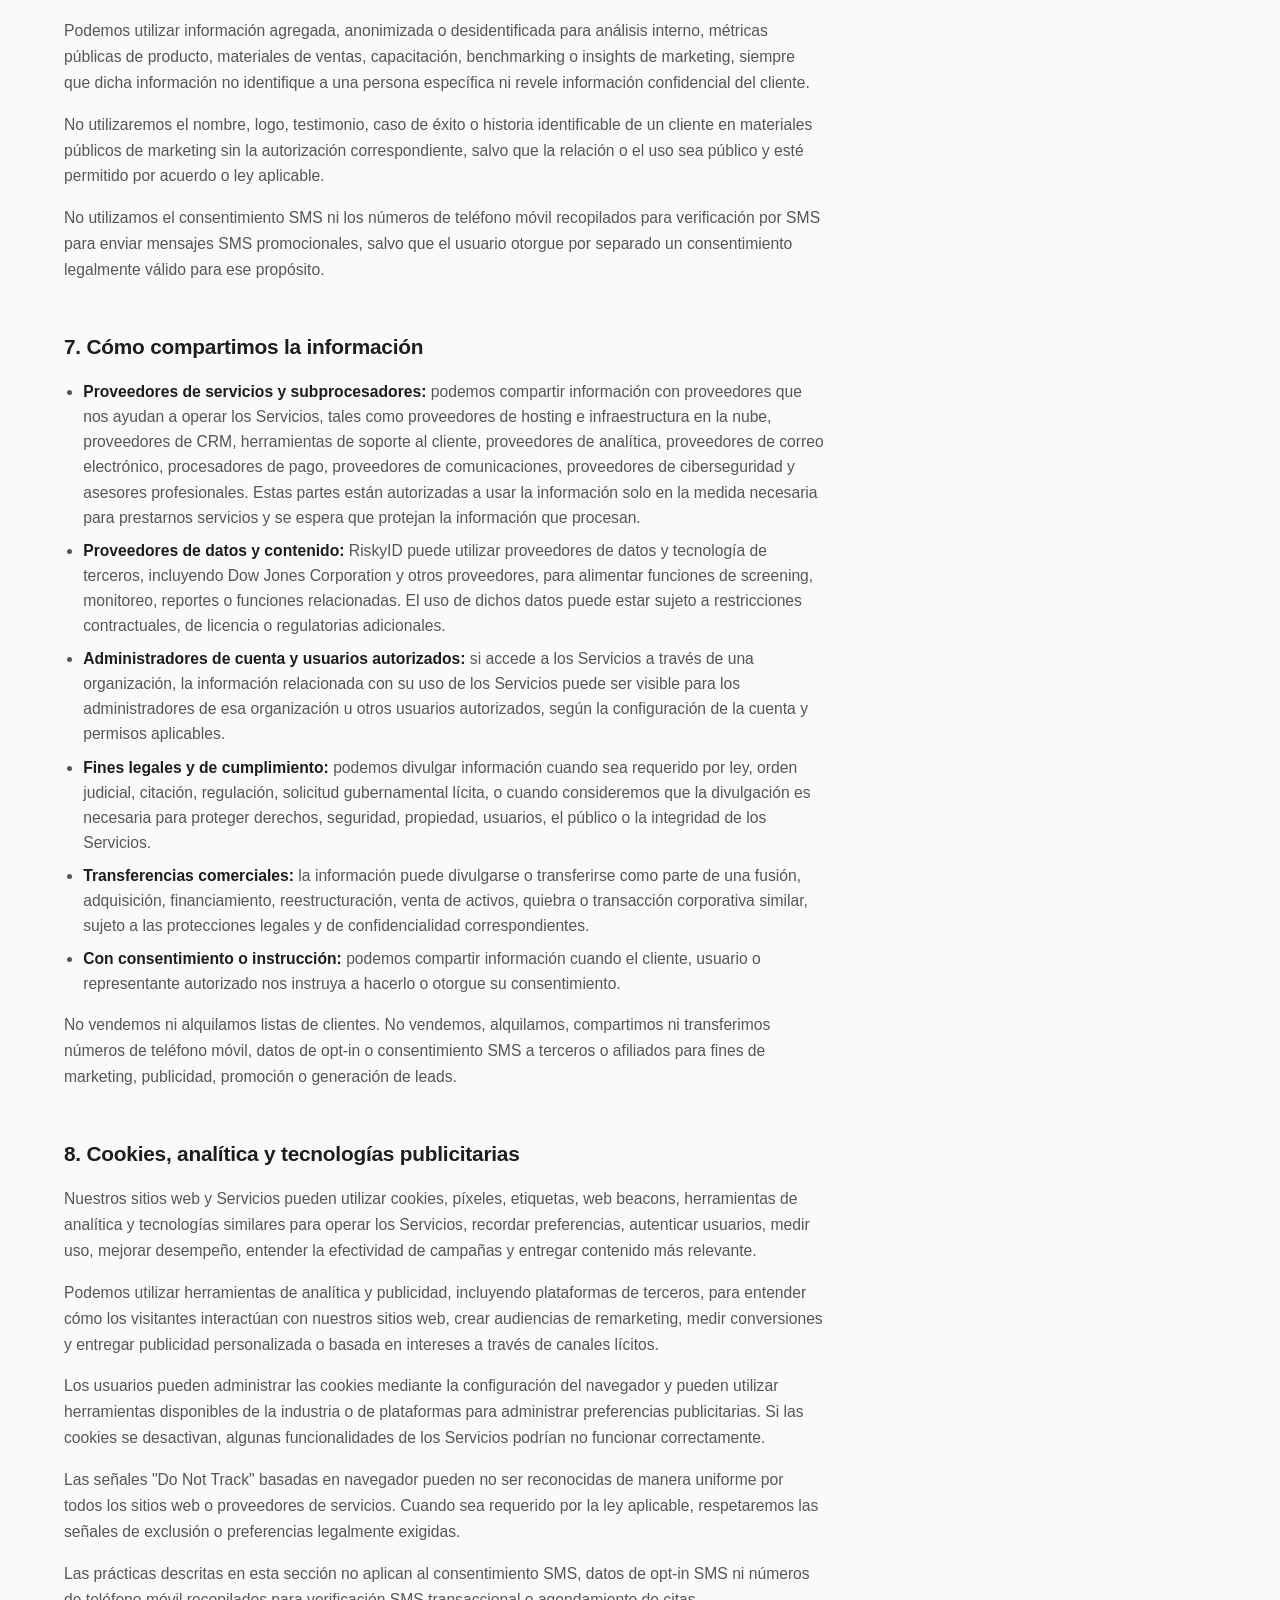
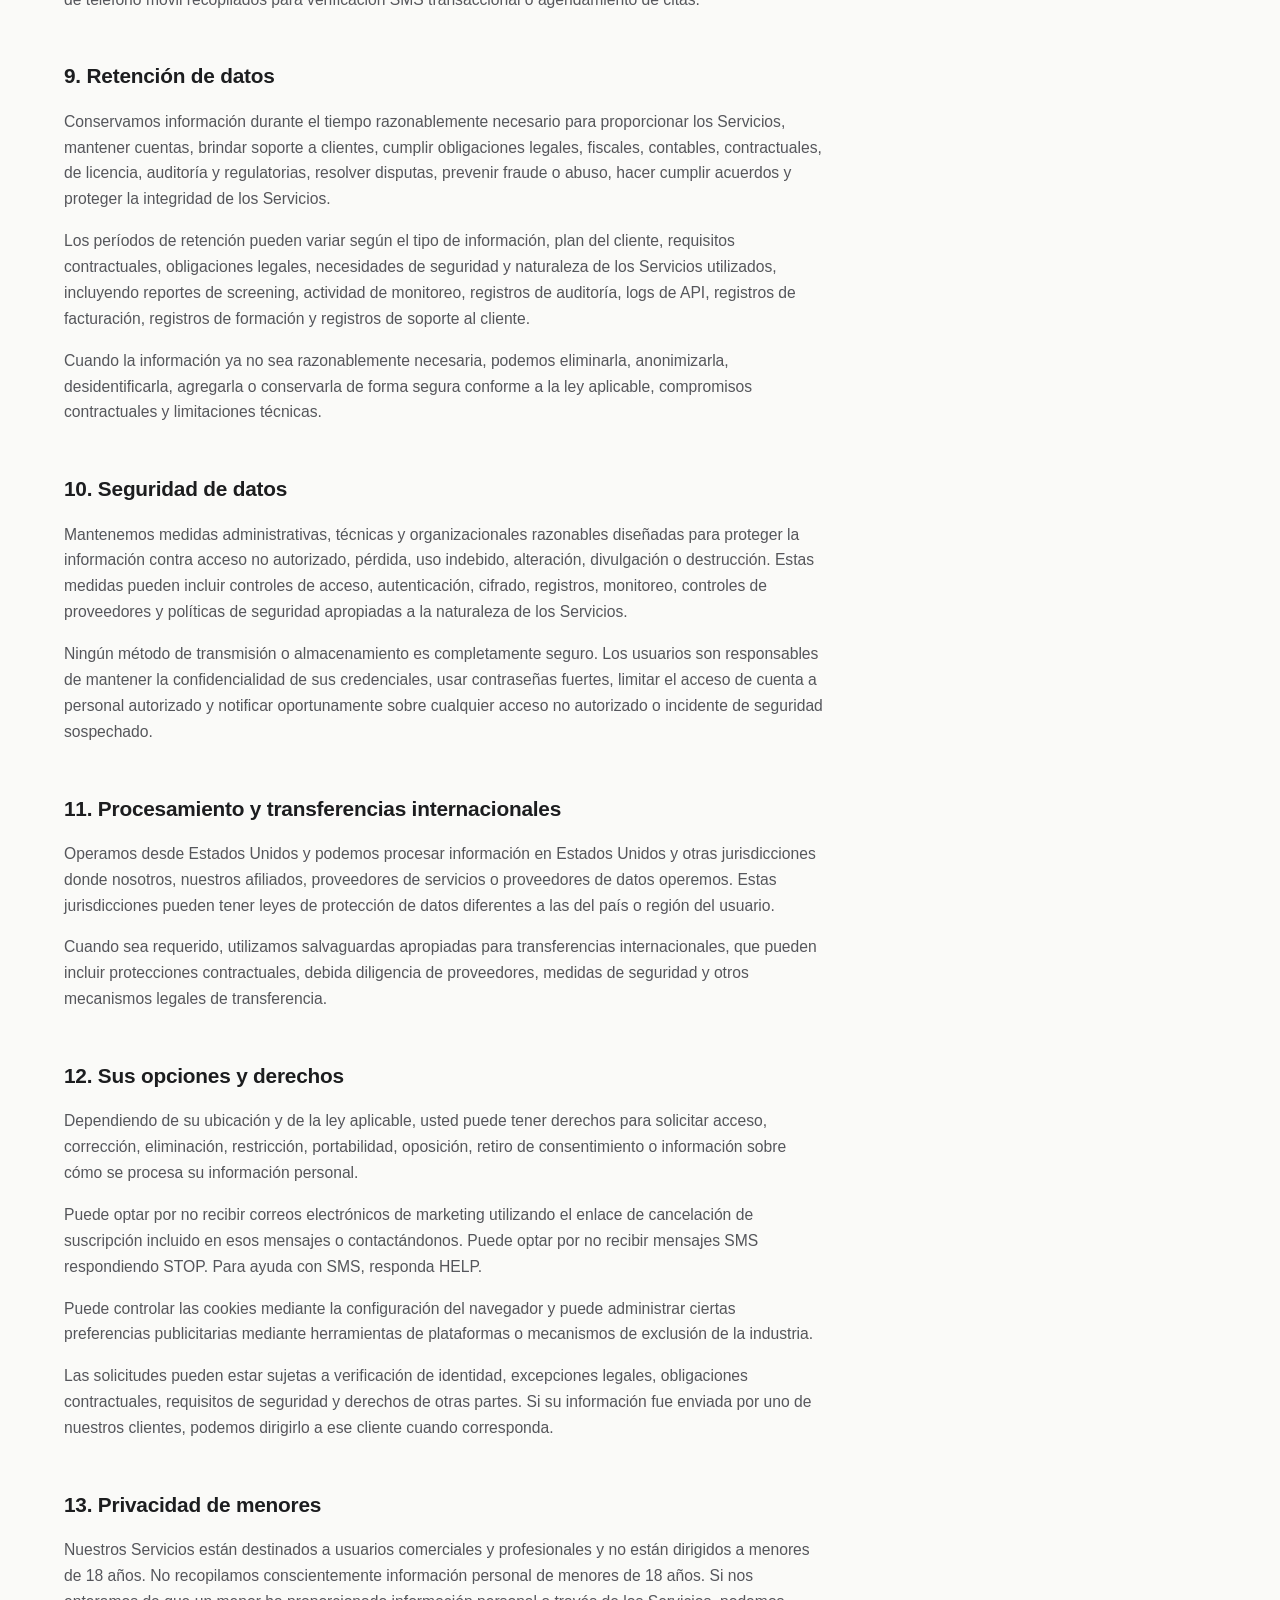
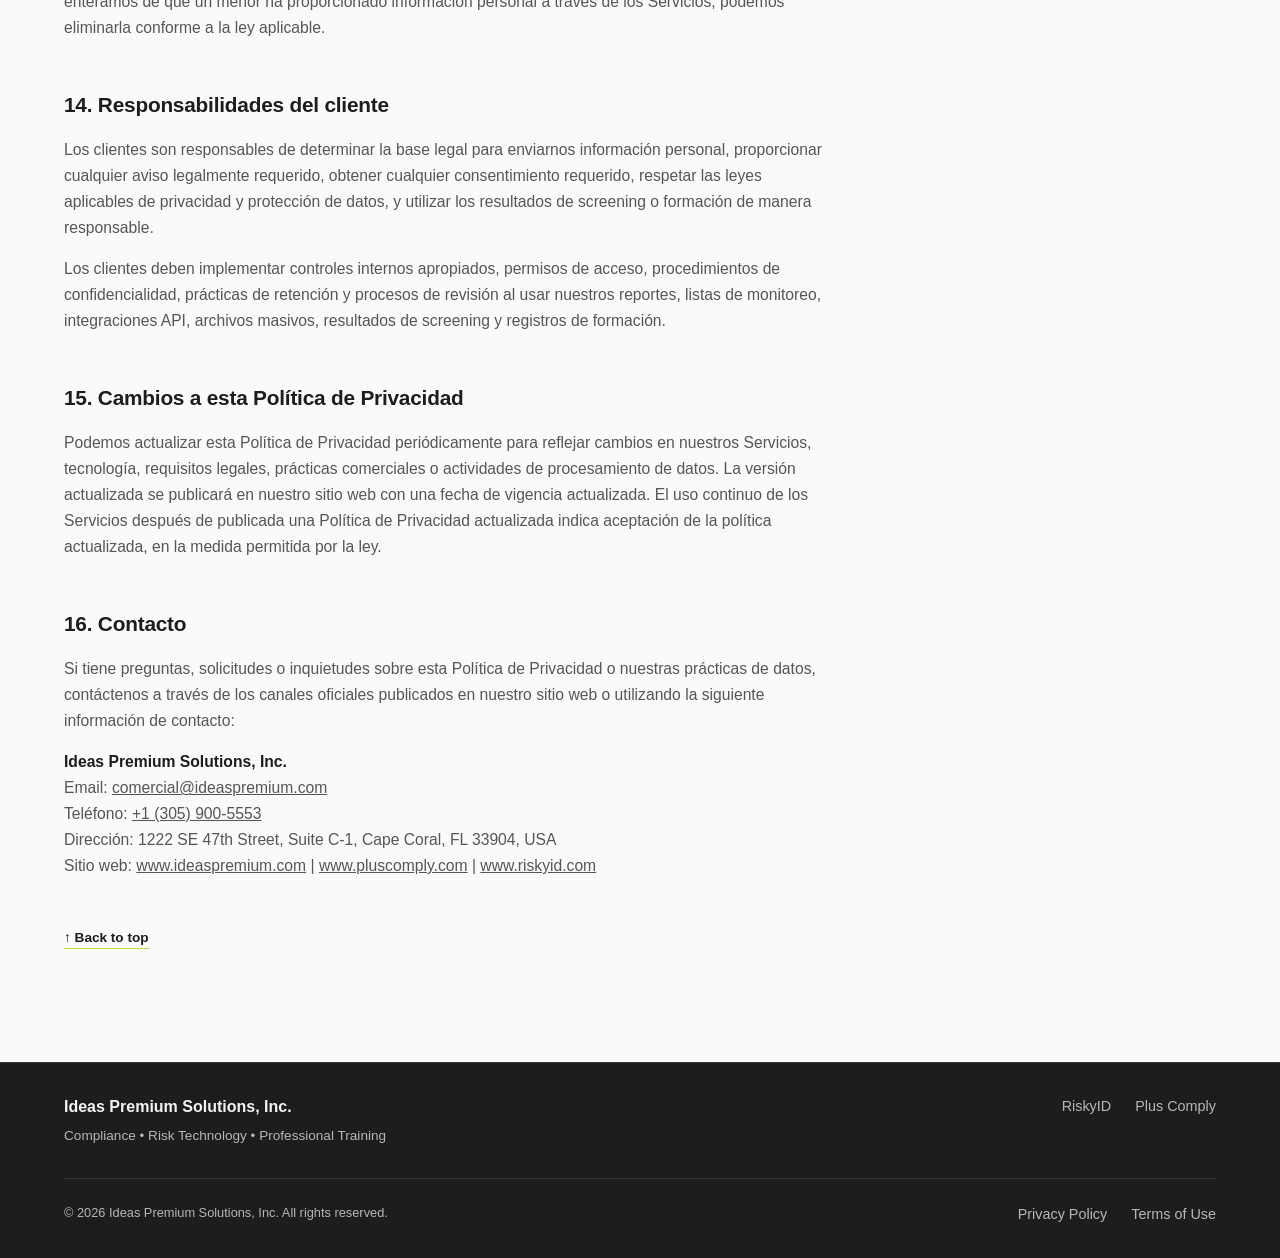
<file: privacy-policy.html>
<!DOCTYPE html>
<html lang="en">
<head>
  <meta charset="UTF-8" />
  <meta name="viewport" content="width=device-width, initial-scale=1.0" />
  <title>Privacy Policy | Ideas Premium Solutions</title>
  <meta name="description" content="Privacy Policy for Ideas Premium Solutions, Inc., covering RiskyID and Plus Comply. Available in English and Spanish." />
  <link rel="canonical" href="https://ideaspremium.com/privacy-policy.html" />
  <link rel="icon" href="/favicon.svg" type="image/svg+xml" />
  <link rel="stylesheet" href="/css/styles.css" />
</head>
<body>
  <a class="skip-link" href="#main">Skip to content</a>

  <header class="site-header">
    <div class="container">
      <a class="brand" href="/" aria-label="Ideas Premium Solutions — home">
        <img src="/assets/logo/IPSLogo.png" alt="Ideas Premium Solutions" />
      </a>

      <nav class="nav-desktop" aria-label="Primary">
        <a href="/#about">Company</a>
        <a href="/#solutions">Solutions</a>
        <a href="/#clients">Clients</a>
        <a href="/#contact">Contact</a>
      </nav>

      <button class="nav-toggle" type="button" aria-expanded="false" aria-controls="nav-mobile" id="nav-toggle" aria-label="Open menu">
        <svg viewBox="0 0 24 24" fill="none" stroke="currentColor" stroke-width="2" stroke-linecap="round" aria-hidden="true">
          <line x1="3" y1="6" x2="21" y2="6"></line>
          <line x1="3" y1="12" x2="21" y2="12"></line>
          <line x1="3" y1="18" x2="21" y2="18"></line>
        </svg>
      </button>
    </div>

    <nav class="nav-mobile" id="nav-mobile" aria-label="Primary mobile">
      <a href="/#about">Company</a>
      <a href="/#solutions">Solutions</a>
      <a href="/#clients">Clients</a>
      <a href="/#contact">Contact</a>
    </nav>
  </header>

  <main id="main">
    <section class="legal-hero">
      <div class="container">
        <h1>Privacy Policy</h1>
        <p>Ideas Premium Solutions, Inc. — Effective Date: April 01, 2026</p>
        <div class="legal-lang-switch">
          <a href="#en">English</a>
          <a href="#es">Español</a>
        </div>
      </div>
    </section>

    <section class="legal-body">
      <div class="container">
        <div class="legal-content">

          <!-- ============================= ENGLISH ============================= -->
          <span class="legal-lang-heading" id="en">English</span>

          <p>Ideas Premium Solutions, Inc. ("Ideas Premium Solutions," "we," "us," or "our") is a compliance and risk-management technology company. We own and operate <strong>Plus Comply</strong>, a virtual corporate training platform (www.pluscomply.com), and <strong>RiskyID</strong>, a sanctions and PEP screening and monitoring platform (www.riskyid.com). We understand that privacy, confidentiality, and responsible data handling are essential to the organizations that rely on our services. This Privacy Policy explains how we collect, use, disclose, retain, and protect information when individuals, organizations, customers, users, prospects, and website visitors interact with our websites, platforms, and services.</p>

          <h2>1. Scope of this Privacy Policy</h2>
          <p>This Privacy Policy applies to the Ideas Premium Solutions website (www.ideaspremium.com), the Plus Comply platform and website, the RiskyID platform and website, our mobile applications, dashboards, forms, AI assistant, scheduling flows, customer support channels, APIs, bulk verification and screening services, monitoring services, reports, marketing pages, and related services, whether online or offline, that link to or reference this Privacy Policy (collectively, the "Services").</p>
          <p>This Privacy Policy does not apply to websites, products, services, or content operated by third parties, even if linked from our Services. Third-party services may be subject to their own privacy policies and terms of use.</p>

          <h2>2. Information We Collect</h2>
          <ul>
            <li><strong>Account and business contact information:</strong> first and last name, company name, job title, work email address, phone number, billing details, postal address, country, user credentials, account role, subscription plan, and related profile information.</li>
            <li><strong>Customer content and screening data (RiskyID):</strong> names of individuals, companies, institutions, beneficial owners, counterparties, customers, vendors, employees, or other parties submitted for screening; search parameters; files uploaded for bulk verification; API requests; monitoring lists; match results; PDF reports; notes; internal references; and other data provided by customers or users for compliance, risk management, or operational purposes.</li>
            <li><strong>Training and learning data (Plus Comply):</strong> participant names, enrollment information, course progress, quiz and assessment results, certificates, and other information related to training programs administered on the platform.</li>
            <li><strong>Transactional and billing information:</strong> subscription details, invoices, payment status, tax information, credits, usage volumes, and purchase history. Payment card information may be processed by our payment providers and is not intended to be stored directly by us unless expressly stated.</li>
            <li><strong>Technical, device, and usage information:</strong> IP address, browser type, device identifiers, operating system, domain names, referring URLs, access times, pages viewed, clicks, session events, log files, API usage, authentication events, and other information used to operate, secure, analyze, and improve the Services.</li>
            <li><strong>Communications and support information:</strong> messages sent to us, support tickets, emails, chat interactions, conversations with our AI assistant, meeting requests, scheduling information, survey responses, and other communications with us.</li>
            <li><strong>Marketing and preference information:</strong> marketing preferences, event participation, newsletter engagement, website behavior, campaign source, lead source, and information used to assess interest in our products and services.</li>
            <li><strong>Cookies and similar technologies:</strong> information collected through cookies, pixels, tags, analytics tools, and similar technologies, as described in this Privacy Policy.</li>
          </ul>

          <h2>3. Information About Third Parties Submitted by Customers</h2>
          <p>Customers of our screening and compliance services, including RiskyID, may submit information about third parties, such as individuals, entities, customers, prospects, vendors, employees, beneficial owners, counterparties, or other persons, for purposes of screening, monitoring, due diligence, or related compliance activities.</p>
          <p>When customers submit such information, they are responsible for ensuring they have the appropriate legal basis, authorization, notice, consent, contractual right, regulatory obligation, legitimate interest, or other lawful basis to submit and process that information through our Services. Customers must not submit sensitive information that is not necessary for the screening or compliance purpose, and are responsible for using the results of our Services in accordance with applicable law, regulations, internal policies, and any applicable contractual restrictions.</p>

          <h2>4. How We Use Information</h2>
          <ul>
            <li>To provide, operate, maintain, authenticate access to, and improve the Services, including screening, monitoring, bulk processing, training delivery, API functionality, report generation, customer support, billing, and account administration.</li>
            <li>To process searches, evaluate potential matches, generate reports, maintain audit trails, support monitoring lists, and enable customers to document compliance-related activity.</li>
            <li>To deliver and track training content, assessments, and certifications through Plus Comply.</li>
            <li>To communicate with customers, users, and prospects about service updates, support requests, account activity, billing, security notices, product changes, renewals, scheduled meetings, and other operational matters.</li>
            <li>To send marketing, educational, product, and business development communications through permitted channels, subject to applicable law and user preferences. These communications may include newsletters, service updates, webinars, product announcements, training content, and information about Ideas Premium Solutions, Plus Comply, RiskyID, or related services.</li>
            <li>To perform analytics, measure campaign effectiveness, improve user experience, develop new features, conduct statistical analysis, monitor service performance, detect fraud or abuse, protect the Services, and troubleshoot technical issues.</li>
            <li>To create aggregated, anonymized, or de-identified information that does not identify a specific person or customer, including usage trends, performance metrics, industry insights, product adoption metrics, or marketing and sales analysis.</li>
            <li>To comply with legal obligations, enforce our Terms of Use, protect rights and property, investigate suspected misuse, respond to legal requests, and support corporate, accounting, tax, compliance, and security obligations.</li>
          </ul>

          <h2>5. SMS Communications and Consent</h2>
          <p>If you provide your phone number through our websites, forms, AI assistant, scheduling process, or any other authorized channel, you may expressly consent to receive transactional SMS messages from Ideas Premium Solutions, Plus Comply, or RiskyID related to your request. These messages may include one-time verification codes, phone number confirmation messages, appointment scheduling confirmations, or other communications directly related to the service or meeting you requested.</p>
          <p>Message frequency may vary based on your interaction with us. Message and data rates may apply depending on your mobile carrier. You may opt out of SMS messages at any time by replying STOP. For help, reply HELP or contact us through the official channels published on our website. Consent to receive SMS messages is not a condition of purchasing any product or service.</p>
          <p>We do not sell, rent, share, or transfer mobile phone numbers, opt-in data, or SMS consent to third parties, affiliates, or partners for marketing, advertising, promotional, or lead-generation purposes. No mobile information will be shared with third parties or affiliates for marketing or promotional purposes. All data-sharing categories described in this Privacy Policy exclude text messaging originator opt-in data and consent; this information will not be shared with any third parties.</p>
          <p>The advertising, analytics, and remarketing practices described in this Privacy Policy do not apply to SMS consent or to phone numbers collected for SMS verification purposes. Phone numbers and SMS consent collected for verification or appointment scheduling are used solely for transactional communications directly related to the user's request.</p>

          <h2>6. Marketing, Sales, and Business Development Communications</h2>
          <p>We may use business contact information, website activity, lead information, and customer relationship information to communicate about our Services, share product information, invite users to webinars or meetings, share educational content, and support legitimate marketing and sales activities.</p>
          <p>Marketing communications may be sent by email, phone, postal mail, web forms, remarketing platforms, or other lawful channels. Recipients may opt out of marketing emails using the unsubscribe link included in those messages or by contacting us. Operational, transactional, legal, billing, and security communications may continue to be sent when necessary to provide or protect the Services.</p>
          <p>We may use aggregated, anonymized, or de-identified information for internal analysis, public product metrics, sales materials, training, benchmarking, or marketing insights, provided that such information does not identify a specific person or reveal confidential customer information.</p>
          <p>We will not use a customer's name, logo, testimonial, case study, or identifiable story in public marketing materials without appropriate authorization, unless the relationship or use is public and permitted by agreement or applicable law.</p>
          <p>We do not use SMS consent or mobile phone numbers collected for SMS verification to send promotional SMS messages, unless the user separately provides legally valid consent for that purpose.</p>

          <h2>7. How We Share Information</h2>
          <ul>
            <li><strong>Service providers and subprocessors:</strong> we may share information with providers that help us operate the Services, such as hosting and cloud infrastructure providers, CRM providers, customer support tools, analytics providers, email providers, payment processors, communications providers, cybersecurity providers, and professional advisors. These parties are authorized to use the information only to the extent necessary to provide services to us and are expected to protect the information they process.</li>
            <li><strong>Data and content providers:</strong> RiskyID may use third-party data and technology providers, including Dow Jones Corporation and other providers, to power screening, monitoring, reporting, or related functions. The use of such data may be subject to additional contractual, licensing, or regulatory restrictions.</li>
            <li><strong>Account administrators and authorized users:</strong> if you access the Services through an organization, information related to your use of the Services may be visible to that organization's administrators or other authorized users, depending on account configuration and applicable permissions.</li>
            <li><strong>Legal and compliance purposes:</strong> we may disclose information when required by law, court order, subpoena, regulation, lawful government request, or when we believe disclosure is necessary to protect rights, safety, property, users, the public, or the integrity of the Services.</li>
            <li><strong>Business transfers:</strong> information may be disclosed or transferred as part of a merger, acquisition, financing, restructuring, sale of assets, bankruptcy, or similar corporate transaction, subject to appropriate legal and confidentiality protections.</li>
            <li><strong>With consent or instruction:</strong> we may share information when a customer, user, or authorized representative instructs us to do so or provides consent.</li>
          </ul>
          <p>We do not sell or rent customer lists. We do not sell, rent, share, or transfer mobile phone numbers, opt-in data, or SMS consent to third parties or affiliates for marketing, advertising, promotional, or lead-generation purposes.</p>

          <h2>8. Cookies, Analytics, and Advertising Technologies</h2>
          <p>Our websites and Services may use cookies, pixels, tags, web beacons, analytics tools, and similar technologies to operate the Services, remember preferences, authenticate users, measure usage, improve performance, understand campaign effectiveness, and deliver more relevant content.</p>
          <p>We may use analytics and advertising tools, including third-party platforms, to understand how visitors interact with our websites, build remarketing audiences, measure conversions, and deliver personalized or interest-based advertising through lawful channels.</p>
          <p>Users may manage cookies through browser settings and may use available industry or platform tools to manage advertising preferences. If cookies are disabled, some features of the Services may not function properly.</p>
          <p>Browser-based "Do Not Track" signals may not be recognized uniformly by all websites or service providers. Where required by applicable law, we will honor legally mandated opt-out signals or preferences.</p>
          <p>The practices described in this section do not apply to SMS consent, SMS opt-in data, or mobile phone numbers collected for transactional SMS verification or appointment scheduling.</p>

          <h2>9. Data Retention</h2>
          <p>We retain information for as long as reasonably necessary to provide the Services, maintain accounts, support customers, comply with legal, tax, accounting, contractual, licensing, audit, and regulatory obligations, resolve disputes, prevent fraud or abuse, enforce agreements, and protect the integrity of the Services.</p>
          <p>Retention periods may vary depending on the type of information, customer plan, contractual requirements, legal obligations, security needs, and the nature of the Services used, including screening reports, monitoring activity, audit logs, API logs, billing records, training records, and customer support records.</p>
          <p>When information is no longer reasonably necessary, we may delete, anonymize, de-identify, aggregate, or securely retain it in accordance with applicable law, contractual commitments, and technical limitations.</p>

          <h2>10. Data Security</h2>
          <p>We maintain reasonable administrative, technical, and organizational measures designed to protect information against unauthorized access, loss, misuse, alteration, disclosure, or destruction. These measures may include access controls, authentication, encryption, logging, monitoring, vendor controls, and security policies appropriate to the nature of the Services.</p>
          <p>No method of transmission or storage is completely secure. Users are responsible for maintaining the confidentiality of their credentials, using strong passwords, limiting account access to authorized personnel, and promptly notifying us of any unauthorized access or suspected security incident.</p>

          <h2>11. International Processing and Transfers</h2>
          <p>We operate from the United States and may process information in the United States and other jurisdictions where we, our affiliates, service providers, or data providers operate. These jurisdictions may have data protection laws that differ from those of your country or region.</p>
          <p>Where required, we use appropriate safeguards for international transfers, which may include contractual protections, vendor due diligence, security measures, and other lawful transfer mechanisms.</p>

          <h2>12. Your Choices and Rights</h2>
          <p>Depending on your location and applicable law, you may have rights to request access, correction, deletion, restriction, portability, objection, withdrawal of consent, or information about how your personal information is processed.</p>
          <p>You may opt out of marketing emails using the unsubscribe link included in those messages or by contacting us. You may opt out of SMS messages by replying STOP. For SMS help, reply HELP.</p>
          <p>You may control cookies through your browser settings and may manage certain advertising preferences through platform tools or industry opt-out mechanisms.</p>
          <p>Requests may be subject to identity verification, legal exceptions, contractual obligations, security requirements, and the rights of other parties. If your information was submitted to us by one of our customers, we may direct you to that customer where appropriate.</p>

          <h2>13. Children's Privacy</h2>
          <p>Our Services are intended for business and professional users and are not directed to individuals under 18 years of age. We do not knowingly collect personal information from individuals under 18. If we learn that a minor has provided personal information through the Services, we may delete it in accordance with applicable law.</p>

          <h2>14. Customer Responsibilities</h2>
          <p>Customers are responsible for determining the legal basis for submitting personal information to us, providing any legally required notice, obtaining any required consent, complying with applicable privacy and data protection laws, and using screening or training results responsibly.</p>
          <p>Customers must implement appropriate internal controls, access permissions, confidentiality procedures, retention practices, and review processes when using our reports, monitoring lists, API integrations, bulk files, screening results, and training records.</p>

          <h2>15. Changes to this Privacy Policy</h2>
          <p>We may update this Privacy Policy periodically to reflect changes in our Services, technology, legal requirements, business practices, or data processing activities. The updated version will be posted on our website with an updated effective date. Continued use of the Services after an updated Privacy Policy is posted indicates acceptance of the updated policy, to the extent permitted by law.</p>

          <h2>16. Contact Us</h2>
          <p>If you have questions, requests, or concerns about this Privacy Policy or our data practices, please contact us through the official channels published on our website or using the following contact information:</p>
          <p><strong>Ideas Premium Solutions, Inc.</strong><br />
          Email: <a href="mailto:comercial@ideaspremium.com">comercial@ideaspremium.com</a><br />
          Phone: <a href="tel:+13059005553">+1 (305) 900-5553</a><br />
          Address: 1222 SE 47th Street, Suite C-1, Cape Coral, FL 33904, USA<br />
          Website: <a href="https://ideaspremium.com">www.ideaspremium.com</a> | <a href="https://pluscomply.com">www.pluscomply.com</a> | <a href="https://riskyid.com">www.riskyid.com</a></p>

          <a class="back-to-top" href="#es">Continue in Español ↓</a>

          <hr class="legal-divider" />

          <!-- ============================= ESPAÑOL ============================= -->
          <span class="legal-lang-heading" id="es">Español</span>

          <p>Ideas Premium Solutions, Inc. ("Ideas Premium Solutions", "nosotros", "nos" o "nuestro") es una empresa de tecnología especializada en cumplimiento normativo y gestión de riesgos. Somos propietarios y operamos <strong>Plus Comply</strong>, una plataforma de formación corporativa virtual (www.pluscomply.com), y <strong>RiskyID</strong>, una plataforma de screening y monitoreo de sanciones y PEP (www.riskyid.com). Entendemos que la privacidad, la confidencialidad y el manejo responsable de datos son esenciales para las organizaciones que utilizan nuestros servicios. Esta Política de Privacidad explica cómo recopilamos, usamos, divulgamos, conservamos y protegemos la información cuando personas, organizaciones, clientes, usuarios, prospectos y visitantes del sitio web interactúan con nuestros sitios web, plataformas y servicios.</p>

          <h2>1. Alcance de esta Política de Privacidad</h2>
          <p>Esta Política de Privacidad aplica al sitio web de Ideas Premium Solutions (www.ideaspremium.com), a la plataforma y sitio web de Plus Comply, a la plataforma y sitio web de RiskyID, a nuestras aplicaciones móviles, paneles, formularios, asistente de IA, flujos de agendamiento, canales de soporte al cliente, APIs, servicios de verificación masiva y screening, servicios de monitoreo, reportes, páginas de marketing y servicios relacionados, en línea u offline, que enlacen o hagan referencia a esta Política de Privacidad (colectivamente, los "Servicios").</p>
          <p>Esta Política de Privacidad no aplica a sitios web, productos, servicios o contenidos operados por terceros, aun cuando estén enlazados desde nuestros Servicios. Los servicios de terceros pueden estar sujetos a sus propias políticas de privacidad y términos de uso.</p>

          <h2>2. Información que recopilamos</h2>
          <ul>
            <li><strong>Información de cuenta y contacto comercial:</strong> nombre, apellido, nombre de la empresa, cargo, correo electrónico de trabajo, número de teléfono, datos de facturación, dirección postal, país, credenciales de usuario, rol de cuenta, plan de suscripción e información de perfil relacionada.</li>
            <li><strong>Contenido del cliente y datos de screening (RiskyID):</strong> nombres de personas naturales, empresas, instituciones, beneficiarios finales, contrapartes, clientes, proveedores, empleados u otras partes enviadas para verificación; parámetros de búsqueda; archivos cargados para verificación masiva; solicitudes por API; listas de monitoreo; resultados de coincidencias; reportes en PDF; notas; referencias internas; y otros datos suministrados por clientes o usuarios para fines de cumplimiento, gestión de riesgos u operaciones.</li>
            <li><strong>Datos de formación y aprendizaje (Plus Comply):</strong> nombres de los participantes, información de inscripción, avance en los cursos, resultados de evaluaciones y exámenes, certificados y otra información relacionada con los programas de capacitación administrados en la plataforma.</li>
            <li><strong>Información transaccional y de facturación:</strong> detalles de suscripción, facturas, estado de pago, información fiscal, créditos, volúmenes de uso e historial de compras. La información de tarjetas de pago puede ser procesada por nuestros proveedores de pago y no está destinada a ser almacenada directamente por nosotros, salvo que se indique expresamente.</li>
            <li><strong>Información técnica, de dispositivo y uso:</strong> dirección IP, tipo de navegador, identificadores de dispositivo, sistema operativo, nombres de dominio, URLs de referencia, horarios de acceso, páginas vistas, clics, eventos de sesión, archivos de registro, uso de API, eventos de autenticación y otra información utilizada para operar, proteger, analizar y mejorar los Servicios.</li>
            <li><strong>Información de comunicaciones y soporte:</strong> mensajes enviados a nosotros, tickets de soporte, correos electrónicos, interacciones por chat, conversaciones con el asistente de IA, solicitudes de reunión, información de agendamiento, respuestas a encuestas y otras comunicaciones con nosotros.</li>
            <li><strong>Información de marketing y preferencias:</strong> preferencias de marketing, participación en eventos, interacciones con boletines, comportamiento en el sitio web, fuente de campaña, fuente del lead e información utilizada para evaluar el interés en nuestros productos y servicios.</li>
            <li><strong>Cookies y tecnologías similares:</strong> información recopilada mediante cookies, píxeles, etiquetas, herramientas de analítica y tecnologías similares, según se describe en esta Política de Privacidad.</li>
          </ul>

          <h2>3. Información sobre terceros enviada por clientes</h2>
          <p>Los clientes de nuestros servicios de screening y cumplimiento, incluido RiskyID, pueden enviar información sobre terceros, tales como personas naturales, entidades, clientes, prospectos, proveedores, empleados, beneficiarios finales, contrapartes u otras personas, para fines de screening, monitoreo, debida diligencia o actividades relacionadas con cumplimiento.</p>
          <p>Cuando los clientes envían dicha información, son responsables de asegurarse de contar con la base legal, autorización, notificación, consentimiento, derecho contractual, obligación regulatoria, interés legítimo u otro fundamento lícito aplicable para enviar y procesar esa información a través de nuestros Servicios. Los clientes no deben enviar información sensible que no sea necesaria para el propósito de screening o cumplimiento, y son responsables de utilizar los resultados de nuestros Servicios conforme a las leyes aplicables, regulaciones, políticas internas y restricciones contractuales que apliquen.</p>

          <h2>4. Cómo usamos la información</h2>
          <ul>
            <li>Para proporcionar, operar, mantener, autenticar el acceso y mejorar los Servicios, incluyendo screening, monitoreo, procesamiento masivo, impartición de formación, funcionalidad API, generación de reportes, soporte al cliente, facturación y administración de cuentas.</li>
            <li>Para procesar búsquedas, evaluar posibles coincidencias, generar reportes, mantener trazas de auditoría, respaldar listas de monitoreo y permitir que los clientes documenten actividad relacionada con cumplimiento.</li>
            <li>Para impartir y dar seguimiento a los contenidos de formación, evaluaciones y certificaciones a través de Plus Comply.</li>
            <li>Para comunicarnos con clientes, usuarios y prospectos sobre actualizaciones del servicio, solicitudes de soporte, actividad de cuenta, facturación, avisos de seguridad, cambios de producto, renovaciones, reuniones agendadas y otros asuntos operativos.</li>
            <li>Para enviar comunicaciones de marketing, educativas, de producto y desarrollo de negocio por canales permitidos, sujeto a la ley aplicable y a las preferencias del usuario. Estas comunicaciones pueden incluir boletines, actualizaciones del servicio, webinars, anuncios de producto, contenido de capacitación e información sobre Ideas Premium Solutions, Plus Comply, RiskyID o servicios relacionados.</li>
            <li>Para realizar analítica, medir la efectividad de campañas, mejorar la experiencia del usuario, desarrollar funcionalidades, realizar análisis estadístico, monitorear el desempeño del servicio, detectar fraude o abuso, proteger los Servicios y resolver problemas técnicos.</li>
            <li>Para crear información agregada, anonimizada o desidentificada que no identifique a una persona o cliente específico, incluyendo tendencias de uso, métricas de desempeño, insights de industria, métricas de adopción de producto o análisis de marketing y ventas.</li>
            <li>Para cumplir obligaciones legales, hacer cumplir nuestros Términos de Uso, proteger derechos y propiedad, investigar uso indebido sospechado, responder solicitudes legales y respaldar obligaciones corporativas, contables, fiscales, de cumplimiento y seguridad.</li>
          </ul>

          <h2>5. Comunicaciones por SMS y consentimiento</h2>
          <p>Si usted proporciona su número de teléfono a través de nuestros sitios web, formularios, asistente de IA, proceso de agendamiento o cualquier otro canal autorizado, puede consentir expresamente recibir mensajes SMS transaccionales de Ideas Premium Solutions, Plus Comply o RiskyID relacionados con su solicitud. Estos mensajes pueden incluir códigos de verificación de un solo uso, mensajes de confirmación de número telefónico, confirmaciones de agendamiento de citas u otras comunicaciones directamente relacionadas con el servicio o reunión solicitada por usted.</p>
          <p>La frecuencia de los mensajes puede variar según su interacción con nosotros. Pueden aplicar tarifas de mensajes y datos según su operador móvil. Puede cancelar la recepción de mensajes SMS en cualquier momento respondiendo STOP. Para recibir ayuda, puede responder HELP o contactarnos a través de los canales oficiales publicados en nuestro sitio web. El consentimiento para recibir mensajes SMS no es condición para comprar ningún producto o servicio.</p>
          <p>No vendemos, alquilamos, compartimos ni transferimos números de teléfono móvil, datos de opt-in o consentimiento SMS a terceros, afiliados o socios para fines de marketing, publicidad, promoción o generación de leads. No se compartirá información móvil con terceros o afiliados para fines de marketing o promoción. Todas las categorías de intercambio de datos descritas en esta Política de Privacidad excluyen los datos de opt-in y consentimiento del originador de mensajería de texto; esta información no será compartida con terceros.</p>
          <p>Las prácticas de publicidad, analítica y remarketing descritas en esta Política de Privacidad no aplican al consentimiento SMS ni a los números de teléfono recopilados para fines de verificación por SMS. Los números de teléfono y el consentimiento SMS recopilados para verificación o agendamiento de citas se usan únicamente para comunicaciones transaccionales directamente relacionadas con la solicitud del usuario.</p>

          <h2>6. Comunicaciones de marketing, ventas y desarrollo de negocio</h2>
          <p>Podemos utilizar información de contacto comercial, actividad en el sitio web, información de leads e información de relación con clientes para comunicarnos sobre nuestros Servicios, proporcionar información de producto, invitar a usuarios a webinars o reuniones, compartir contenido educativo y respaldar actividades legítimas de marketing y ventas.</p>
          <p>Las comunicaciones de marketing pueden enviarse por correo electrónico, teléfono, correo postal, formularios web, plataformas de remarketing u otros canales lícitos. Los destinatarios pueden optar por no recibir correos de marketing utilizando el enlace de cancelación de suscripción incluido en esos mensajes o contactándonos. Las comunicaciones operativas, transaccionales, legales, de facturación y seguridad pueden seguir enviándose cuando sean necesarias para proporcionar o proteger los Servicios.</p>
          <p>Podemos utilizar información agregada, anonimizada o desidentificada para análisis interno, métricas públicas de producto, materiales de ventas, capacitación, benchmarking o insights de marketing, siempre que dicha información no identifique a una persona específica ni revele información confidencial del cliente.</p>
          <p>No utilizaremos el nombre, logo, testimonio, caso de éxito o historia identificable de un cliente en materiales públicos de marketing sin la autorización correspondiente, salvo que la relación o el uso sea público y esté permitido por acuerdo o ley aplicable.</p>
          <p>No utilizamos el consentimiento SMS ni los números de teléfono móvil recopilados para verificación por SMS para enviar mensajes SMS promocionales, salvo que el usuario otorgue por separado un consentimiento legalmente válido para ese propósito.</p>

          <h2>7. Cómo compartimos la información</h2>
          <ul>
            <li><strong>Proveedores de servicios y subprocesadores:</strong> podemos compartir información con proveedores que nos ayudan a operar los Servicios, tales como proveedores de hosting e infraestructura en la nube, proveedores de CRM, herramientas de soporte al cliente, proveedores de analítica, proveedores de correo electrónico, procesadores de pago, proveedores de comunicaciones, proveedores de ciberseguridad y asesores profesionales. Estas partes están autorizadas a usar la información solo en la medida necesaria para prestarnos servicios y se espera que protejan la información que procesan.</li>
            <li><strong>Proveedores de datos y contenido:</strong> RiskyID puede utilizar proveedores de datos y tecnología de terceros, incluyendo Dow Jones Corporation y otros proveedores, para alimentar funciones de screening, monitoreo, reportes o funciones relacionadas. El uso de dichos datos puede estar sujeto a restricciones contractuales, de licencia o regulatorias adicionales.</li>
            <li><strong>Administradores de cuenta y usuarios autorizados:</strong> si accede a los Servicios a través de una organización, la información relacionada con su uso de los Servicios puede ser visible para los administradores de esa organización u otros usuarios autorizados, según la configuración de la cuenta y permisos aplicables.</li>
            <li><strong>Fines legales y de cumplimiento:</strong> podemos divulgar información cuando sea requerido por ley, orden judicial, citación, regulación, solicitud gubernamental lícita, o cuando consideremos que la divulgación es necesaria para proteger derechos, seguridad, propiedad, usuarios, el público o la integridad de los Servicios.</li>
            <li><strong>Transferencias comerciales:</strong> la información puede divulgarse o transferirse como parte de una fusión, adquisición, financiamiento, reestructuración, venta de activos, quiebra o transacción corporativa similar, sujeto a las protecciones legales y de confidencialidad correspondientes.</li>
            <li><strong>Con consentimiento o instrucción:</strong> podemos compartir información cuando el cliente, usuario o representante autorizado nos instruya a hacerlo o otorgue su consentimiento.</li>
          </ul>
          <p>No vendemos ni alquilamos listas de clientes. No vendemos, alquilamos, compartimos ni transferimos números de teléfono móvil, datos de opt-in o consentimiento SMS a terceros o afiliados para fines de marketing, publicidad, promoción o generación de leads.</p>

          <h2>8. Cookies, analítica y tecnologías publicitarias</h2>
          <p>Nuestros sitios web y Servicios pueden utilizar cookies, píxeles, etiquetas, web beacons, herramientas de analítica y tecnologías similares para operar los Servicios, recordar preferencias, autenticar usuarios, medir uso, mejorar desempeño, entender la efectividad de campañas y entregar contenido más relevante.</p>
          <p>Podemos utilizar herramientas de analítica y publicidad, incluyendo plataformas de terceros, para entender cómo los visitantes interactúan con nuestros sitios web, crear audiencias de remarketing, medir conversiones y entregar publicidad personalizada o basada en intereses a través de canales lícitos.</p>
          <p>Los usuarios pueden administrar las cookies mediante la configuración del navegador y pueden utilizar herramientas disponibles de la industria o de plataformas para administrar preferencias publicitarias. Si las cookies se desactivan, algunas funcionalidades de los Servicios podrían no funcionar correctamente.</p>
          <p>Las señales "Do Not Track" basadas en navegador pueden no ser reconocidas de manera uniforme por todos los sitios web o proveedores de servicios. Cuando sea requerido por la ley aplicable, respetaremos las señales de exclusión o preferencias legalmente exigidas.</p>
          <p>Las prácticas descritas en esta sección no aplican al consentimiento SMS, datos de opt-in SMS ni números de teléfono móvil recopilados para verificación SMS transaccional o agendamiento de citas.</p>

          <h2>9. Retención de datos</h2>
          <p>Conservamos información durante el tiempo razonablemente necesario para proporcionar los Servicios, mantener cuentas, brindar soporte a clientes, cumplir obligaciones legales, fiscales, contables, contractuales, de licencia, auditoría y regulatorias, resolver disputas, prevenir fraude o abuso, hacer cumplir acuerdos y proteger la integridad de los Servicios.</p>
          <p>Los períodos de retención pueden variar según el tipo de información, plan del cliente, requisitos contractuales, obligaciones legales, necesidades de seguridad y naturaleza de los Servicios utilizados, incluyendo reportes de screening, actividad de monitoreo, registros de auditoría, logs de API, registros de facturación, registros de formación y registros de soporte al cliente.</p>
          <p>Cuando la información ya no sea razonablemente necesaria, podemos eliminarla, anonimizarla, desidentificarla, agregarla o conservarla de forma segura conforme a la ley aplicable, compromisos contractuales y limitaciones técnicas.</p>

          <h2>10. Seguridad de datos</h2>
          <p>Mantenemos medidas administrativas, técnicas y organizacionales razonables diseñadas para proteger la información contra acceso no autorizado, pérdida, uso indebido, alteración, divulgación o destrucción. Estas medidas pueden incluir controles de acceso, autenticación, cifrado, registros, monitoreo, controles de proveedores y políticas de seguridad apropiadas a la naturaleza de los Servicios.</p>
          <p>Ningún método de transmisión o almacenamiento es completamente seguro. Los usuarios son responsables de mantener la confidencialidad de sus credenciales, usar contraseñas fuertes, limitar el acceso de cuenta a personal autorizado y notificar oportunamente sobre cualquier acceso no autorizado o incidente de seguridad sospechado.</p>

          <h2>11. Procesamiento y transferencias internacionales</h2>
          <p>Operamos desde Estados Unidos y podemos procesar información en Estados Unidos y otras jurisdicciones donde nosotros, nuestros afiliados, proveedores de servicios o proveedores de datos operemos. Estas jurisdicciones pueden tener leyes de protección de datos diferentes a las del país o región del usuario.</p>
          <p>Cuando sea requerido, utilizamos salvaguardas apropiadas para transferencias internacionales, que pueden incluir protecciones contractuales, debida diligencia de proveedores, medidas de seguridad y otros mecanismos legales de transferencia.</p>

          <h2>12. Sus opciones y derechos</h2>
          <p>Dependiendo de su ubicación y de la ley aplicable, usted puede tener derechos para solicitar acceso, corrección, eliminación, restricción, portabilidad, oposición, retiro de consentimiento o información sobre cómo se procesa su información personal.</p>
          <p>Puede optar por no recibir correos electrónicos de marketing utilizando el enlace de cancelación de suscripción incluido en esos mensajes o contactándonos. Puede optar por no recibir mensajes SMS respondiendo STOP. Para ayuda con SMS, responda HELP.</p>
          <p>Puede controlar las cookies mediante la configuración del navegador y puede administrar ciertas preferencias publicitarias mediante herramientas de plataformas o mecanismos de exclusión de la industria.</p>
          <p>Las solicitudes pueden estar sujetas a verificación de identidad, excepciones legales, obligaciones contractuales, requisitos de seguridad y derechos de otras partes. Si su información fue enviada por uno de nuestros clientes, podemos dirigirlo a ese cliente cuando corresponda.</p>

          <h2>13. Privacidad de menores</h2>
          <p>Nuestros Servicios están destinados a usuarios comerciales y profesionales y no están dirigidos a menores de 18 años. No recopilamos conscientemente información personal de menores de 18 años. Si nos enteramos de que un menor ha proporcionado información personal a través de los Servicios, podemos eliminarla conforme a la ley aplicable.</p>

          <h2>14. Responsabilidades del cliente</h2>
          <p>Los clientes son responsables de determinar la base legal para enviarnos información personal, proporcionar cualquier aviso legalmente requerido, obtener cualquier consentimiento requerido, respetar las leyes aplicables de privacidad y protección de datos, y utilizar los resultados de screening o formación de manera responsable.</p>
          <p>Los clientes deben implementar controles internos apropiados, permisos de acceso, procedimientos de confidencialidad, prácticas de retención y procesos de revisión al usar nuestros reportes, listas de monitoreo, integraciones API, archivos masivos, resultados de screening y registros de formación.</p>

          <h2>15. Cambios a esta Política de Privacidad</h2>
          <p>Podemos actualizar esta Política de Privacidad periódicamente para reflejar cambios en nuestros Servicios, tecnología, requisitos legales, prácticas comerciales o actividades de procesamiento de datos. La versión actualizada se publicará en nuestro sitio web con una fecha de vigencia actualizada. El uso continuo de los Servicios después de publicada una Política de Privacidad actualizada indica aceptación de la política actualizada, en la medida permitida por la ley.</p>

          <h2>16. Contacto</h2>
          <p>Si tiene preguntas, solicitudes o inquietudes sobre esta Política de Privacidad o nuestras prácticas de datos, contáctenos a través de los canales oficiales publicados en nuestro sitio web o utilizando la siguiente información de contacto:</p>
          <p><strong>Ideas Premium Solutions, Inc.</strong><br />
          Email: <a href="mailto:comercial@ideaspremium.com">comercial@ideaspremium.com</a><br />
          Teléfono: <a href="tel:+13059005553">+1 (305) 900-5553</a><br />
          Dirección: 1222 SE 47th Street, Suite C-1, Cape Coral, FL 33904, USA<br />
          Sitio web: <a href="https://ideaspremium.com">www.ideaspremium.com</a> | <a href="https://pluscomply.com">www.pluscomply.com</a> | <a href="https://riskyid.com">www.riskyid.com</a></p>

          <a class="back-to-top" href="#en">↑ Back to top</a>
        </div>
      </div>
    </section>
  </main>

  <footer class="site-footer">
    <div class="container">
      <div class="footer-grid">
        <div>
          <div class="footer-brand">Ideas Premium Solutions, Inc.</div>
          <div class="footer-descriptor">Compliance • Risk Technology • Professional Training</div>
        </div>
        <nav class="footer-links" aria-label="Products">
          <a href="https://riskyid.com/" target="_blank" rel="noopener noreferrer">RiskyID</a>
          <a href="https://pluscomply.com/" target="_blank" rel="noopener noreferrer">Plus Comply</a>
        </nav>
      </div>
      <div class="footer-bottom">
        <span>&copy; <span id="year">2026</span> Ideas Premium Solutions, Inc. All rights reserved.</span>
        <nav class="footer-links" aria-label="Legal">
          <a href="/privacy-policy.html">Privacy Policy</a>
          <a href="/terms-of-use.html">Terms of Use</a>
        </nav>
      </div>
    </div>
  </footer>

  <script src="/js/main.js"></script>
</body>
</html>
</file>
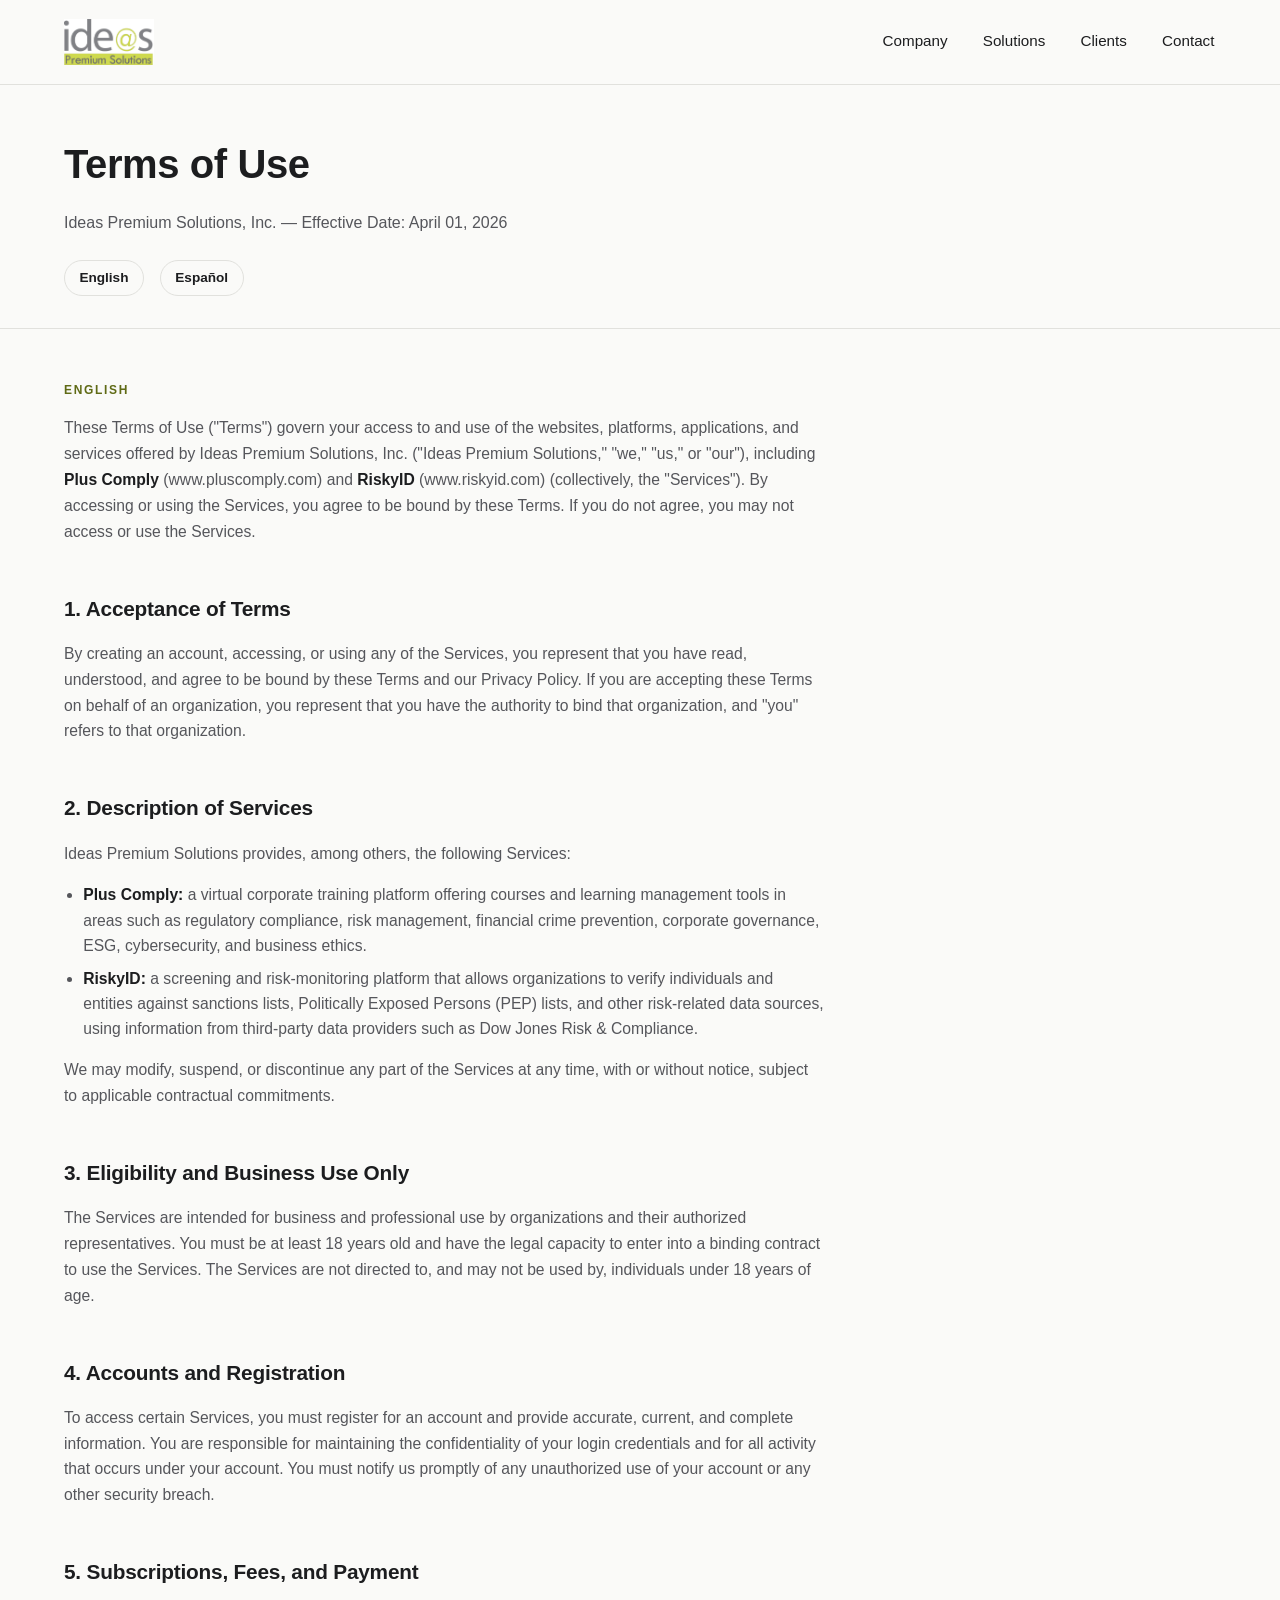
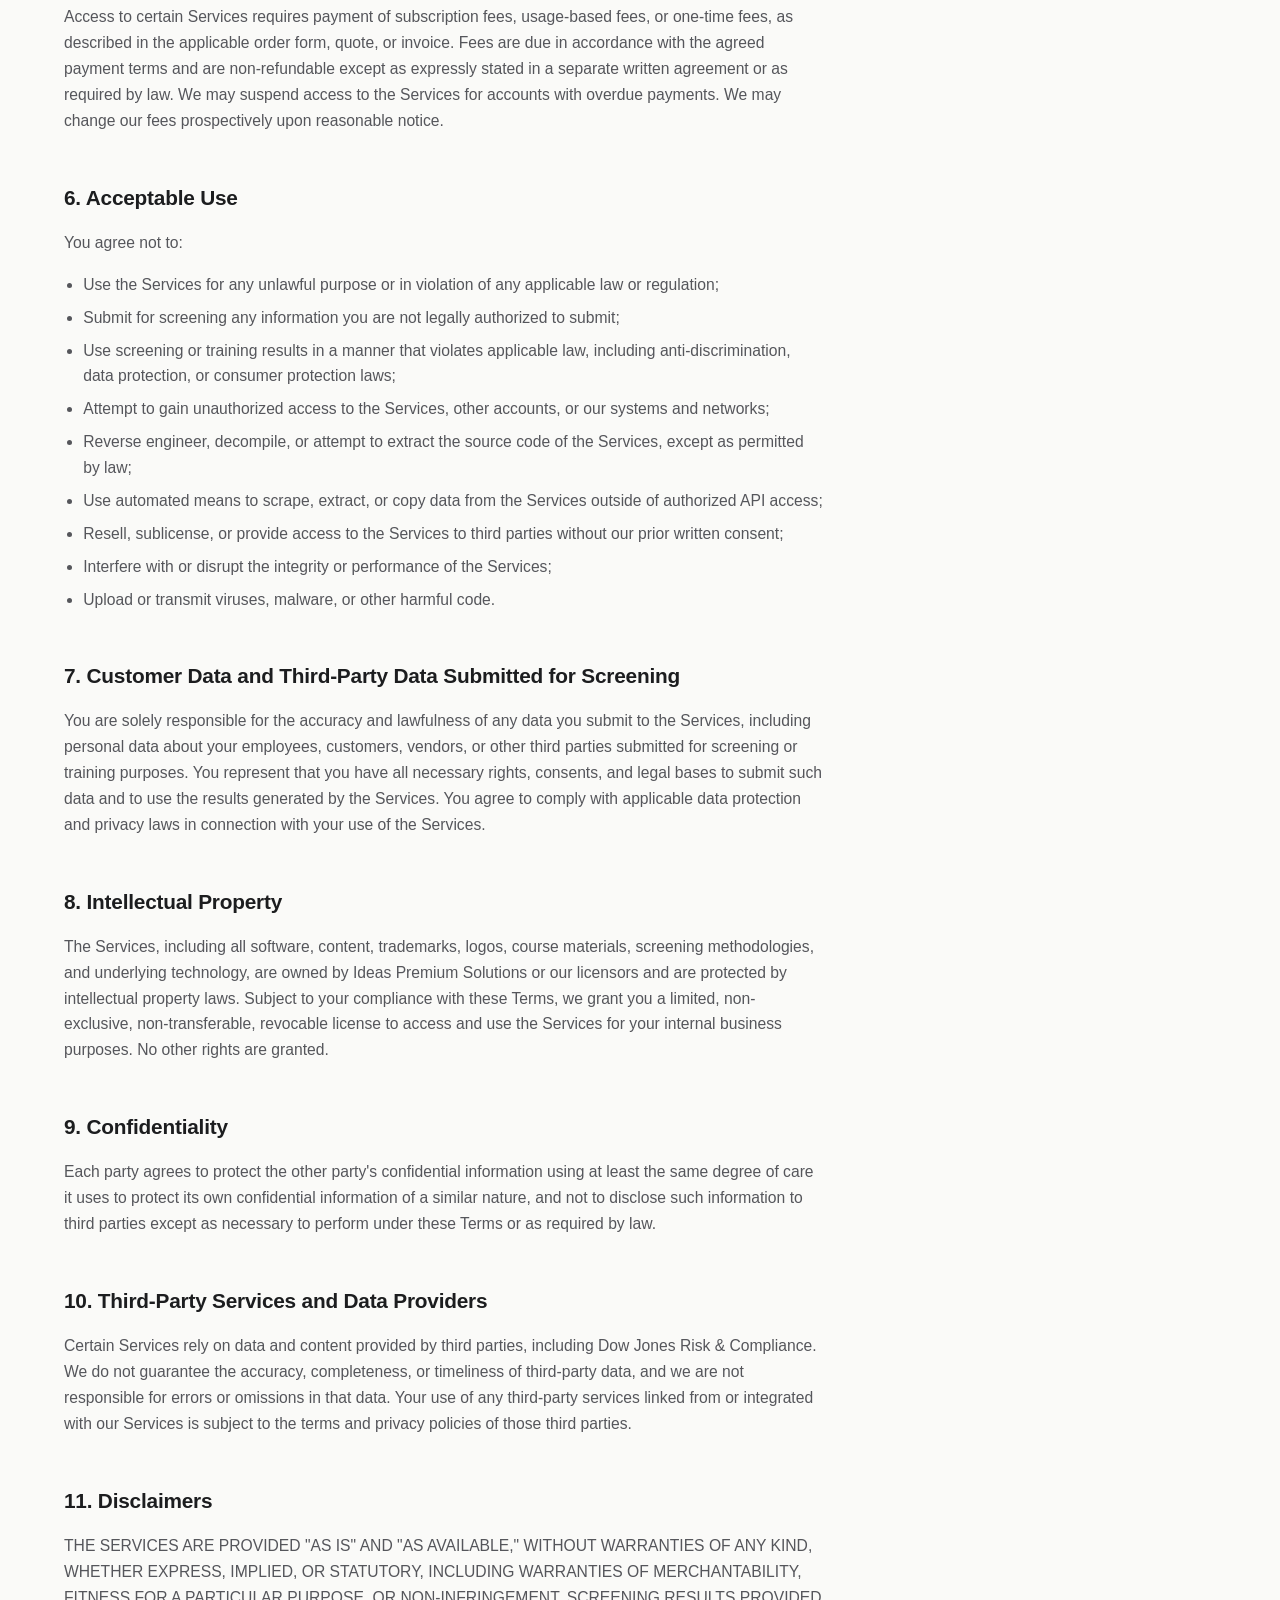
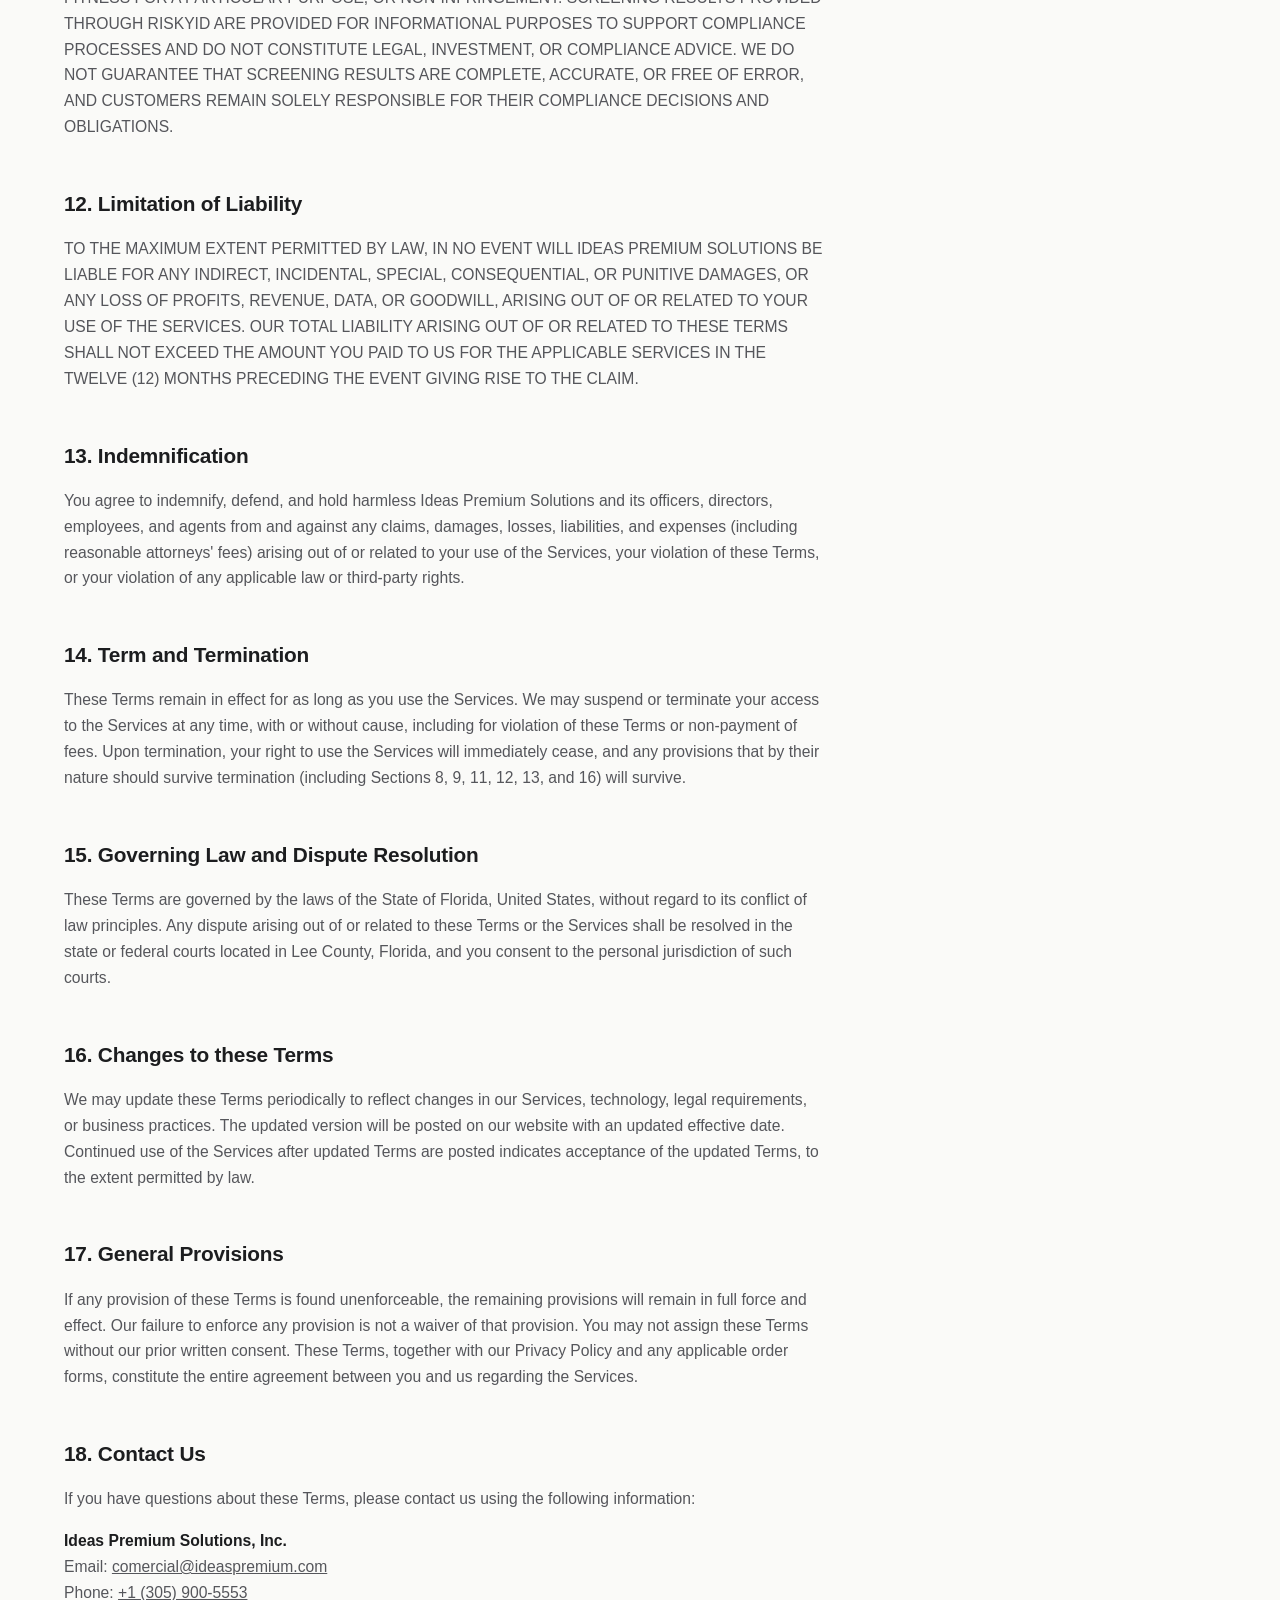
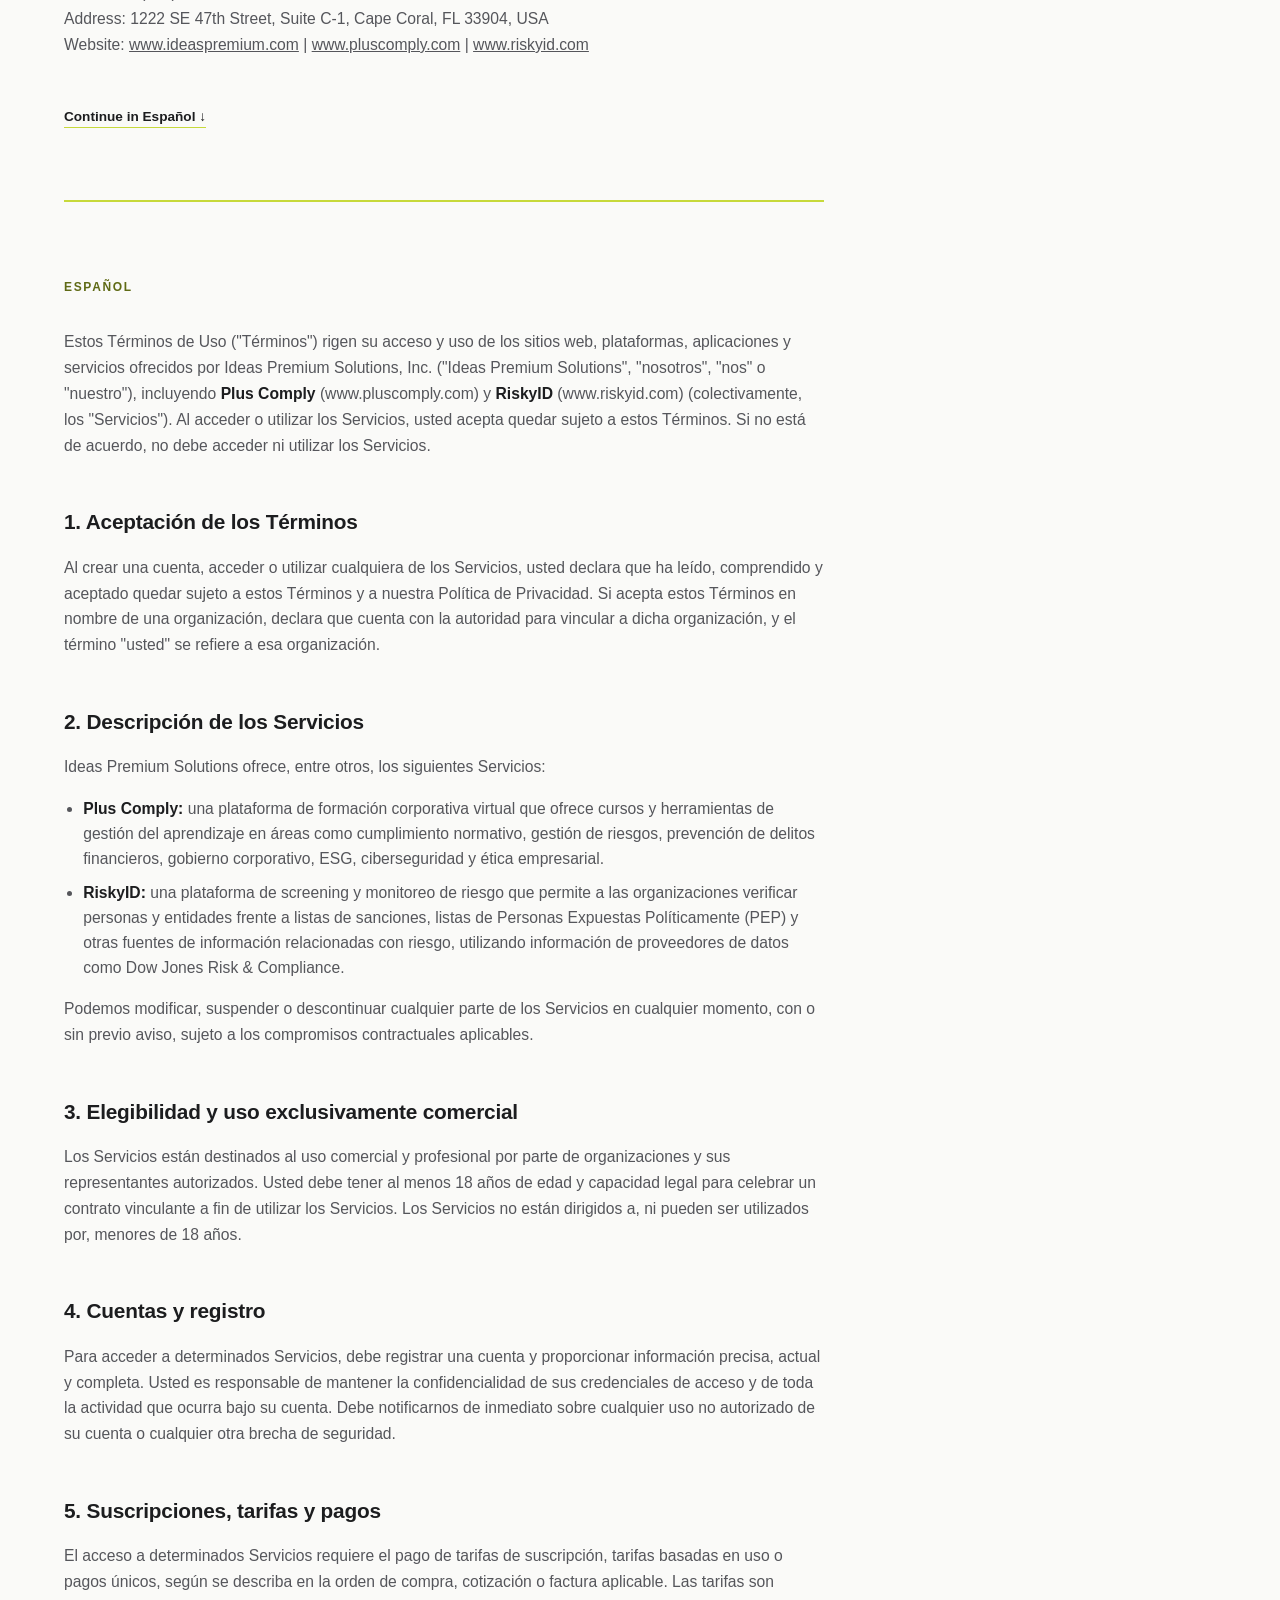
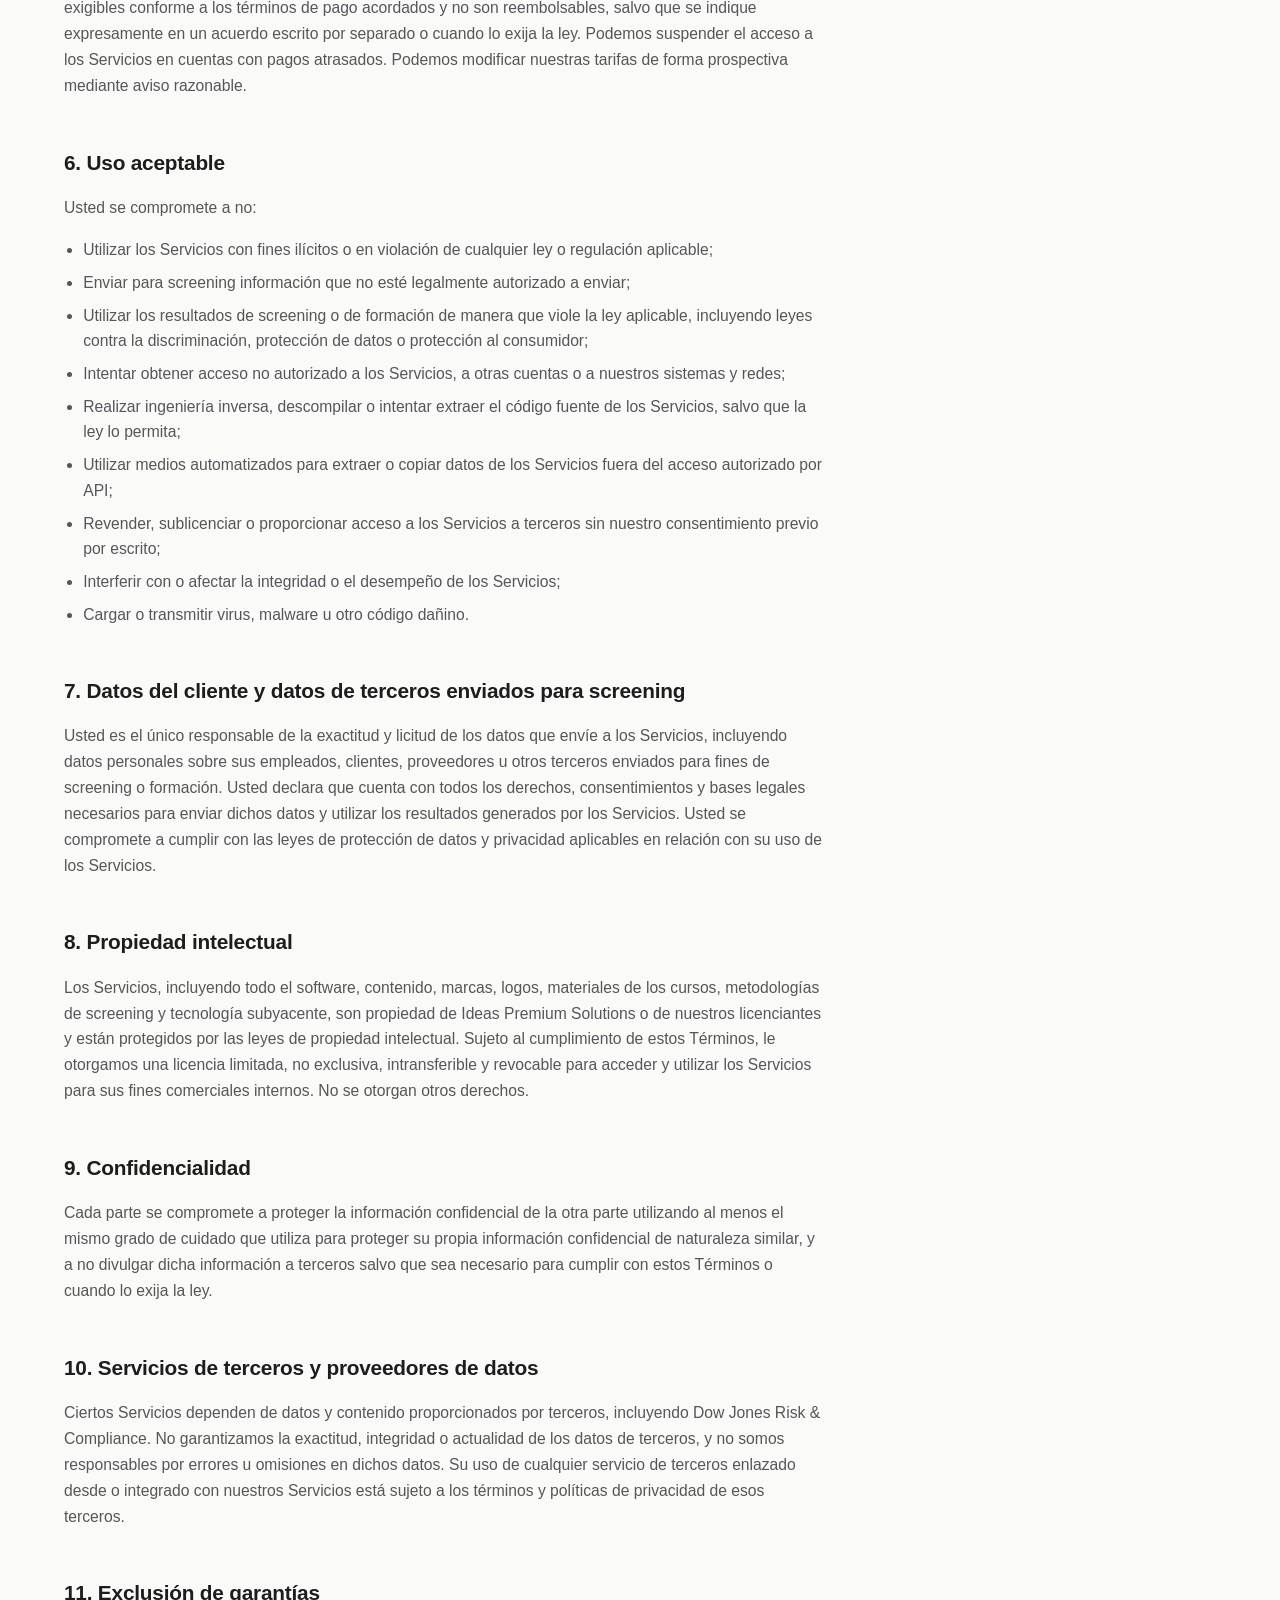
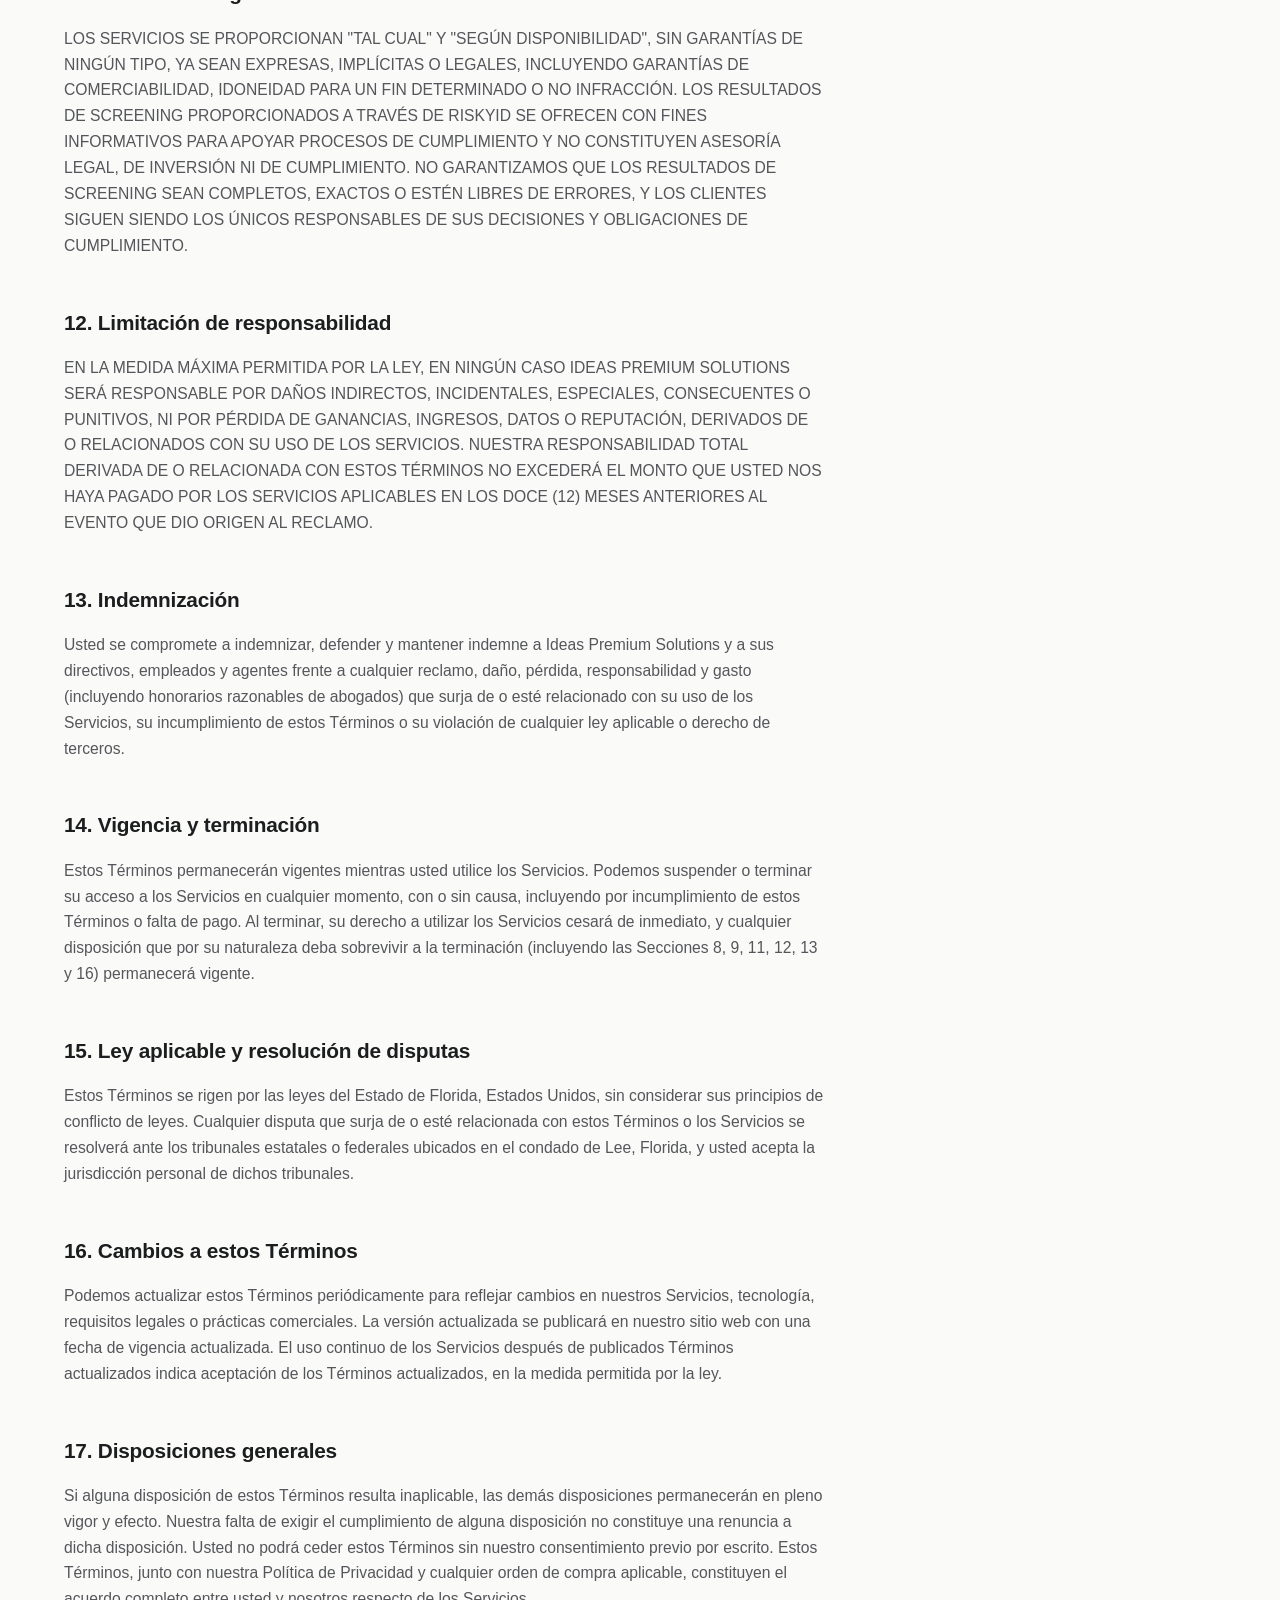
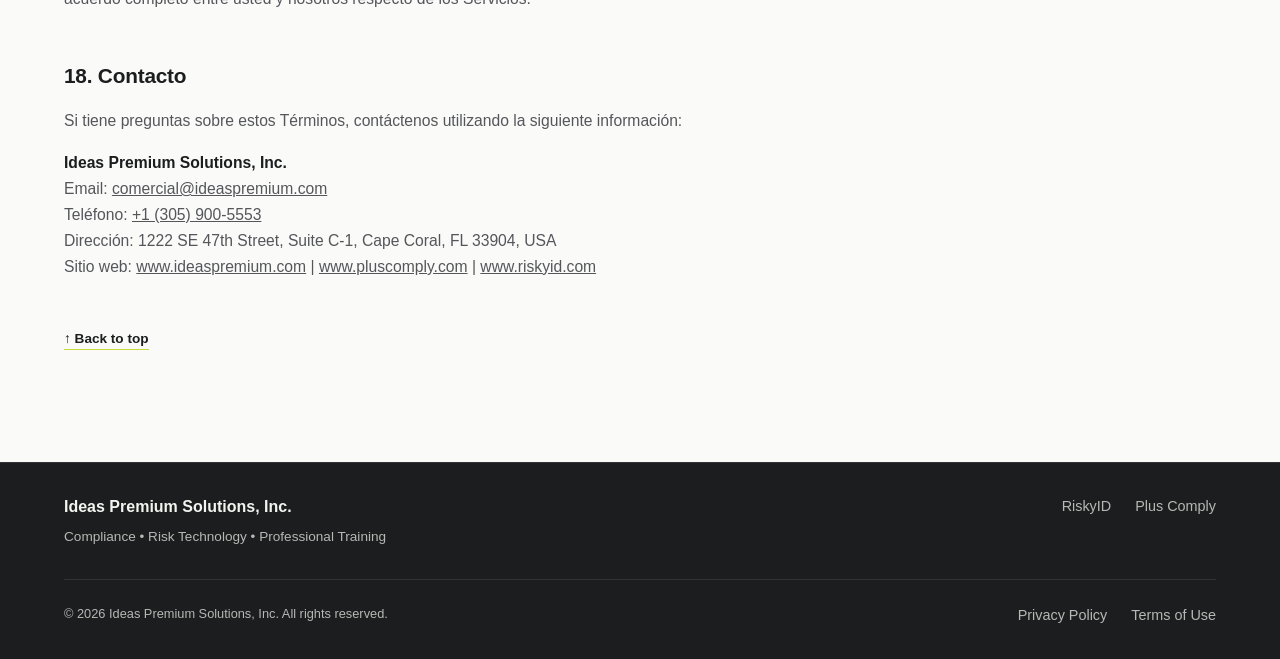
<file: terms-of-use.html>
<!DOCTYPE html>
<html lang="en">
<head>
  <meta charset="UTF-8" />
  <meta name="viewport" content="width=device-width, initial-scale=1.0" />
  <title>Terms of Use | Ideas Premium Solutions</title>
  <meta name="description" content="Terms of Use for Ideas Premium Solutions, Inc., covering RiskyID and Plus Comply. Available in English and Spanish." />
  <link rel="canonical" href="https://ideaspremium.com/terms-of-use.html" />
  <link rel="icon" href="/favicon.svg" type="image/svg+xml" />
  <link rel="stylesheet" href="/css/styles.css" />
</head>
<body>
  <a class="skip-link" href="#main">Skip to content</a>

  <header class="site-header">
    <div class="container">
      <a class="brand" href="/" aria-label="Ideas Premium Solutions — home">
        <img src="/assets/logo/IPSLogo.png" alt="Ideas Premium Solutions" />
      </a>

      <nav class="nav-desktop" aria-label="Primary">
        <a href="/#about">Company</a>
        <a href="/#solutions">Solutions</a>
        <a href="/#clients">Clients</a>
        <a href="/#contact">Contact</a>
      </nav>

      <button class="nav-toggle" type="button" aria-expanded="false" aria-controls="nav-mobile" id="nav-toggle" aria-label="Open menu">
        <svg viewBox="0 0 24 24" fill="none" stroke="currentColor" stroke-width="2" stroke-linecap="round" aria-hidden="true">
          <line x1="3" y1="6" x2="21" y2="6"></line>
          <line x1="3" y1="12" x2="21" y2="12"></line>
          <line x1="3" y1="18" x2="21" y2="18"></line>
        </svg>
      </button>
    </div>

    <nav class="nav-mobile" id="nav-mobile" aria-label="Primary mobile">
      <a href="/#about">Company</a>
      <a href="/#solutions">Solutions</a>
      <a href="/#clients">Clients</a>
      <a href="/#contact">Contact</a>
    </nav>
  </header>

  <main id="main">
    <section class="legal-hero">
      <div class="container">
        <h1>Terms of Use</h1>
        <p>Ideas Premium Solutions, Inc. — Effective Date: April 01, 2026</p>
        <div class="legal-lang-switch">
          <a href="#en">English</a>
          <a href="#es">Español</a>
        </div>
      </div>
    </section>

    <section class="legal-body">
      <div class="container">
        <div class="legal-content">

          <!-- ============================= ENGLISH ============================= -->
          <span class="legal-lang-heading" id="en">English</span>

          <p>These Terms of Use ("Terms") govern your access to and use of the websites, platforms, applications, and services offered by Ideas Premium Solutions, Inc. ("Ideas Premium Solutions," "we," "us," or "our"), including <strong>Plus Comply</strong> (www.pluscomply.com) and <strong>RiskyID</strong> (www.riskyid.com) (collectively, the "Services"). By accessing or using the Services, you agree to be bound by these Terms. If you do not agree, you may not access or use the Services.</p>

          <h2>1. Acceptance of Terms</h2>
          <p>By creating an account, accessing, or using any of the Services, you represent that you have read, understood, and agree to be bound by these Terms and our Privacy Policy. If you are accepting these Terms on behalf of an organization, you represent that you have the authority to bind that organization, and "you" refers to that organization.</p>

          <h2>2. Description of Services</h2>
          <p>Ideas Premium Solutions provides, among others, the following Services:</p>
          <ul>
            <li><strong>Plus Comply:</strong> a virtual corporate training platform offering courses and learning management tools in areas such as regulatory compliance, risk management, financial crime prevention, corporate governance, ESG, cybersecurity, and business ethics.</li>
            <li><strong>RiskyID:</strong> a screening and risk-monitoring platform that allows organizations to verify individuals and entities against sanctions lists, Politically Exposed Persons (PEP) lists, and other risk-related data sources, using information from third-party data providers such as Dow Jones Risk &amp; Compliance.</li>
          </ul>
          <p>We may modify, suspend, or discontinue any part of the Services at any time, with or without notice, subject to applicable contractual commitments.</p>

          <h2>3. Eligibility and Business Use Only</h2>
          <p>The Services are intended for business and professional use by organizations and their authorized representatives. You must be at least 18 years old and have the legal capacity to enter into a binding contract to use the Services. The Services are not directed to, and may not be used by, individuals under 18 years of age.</p>

          <h2>4. Accounts and Registration</h2>
          <p>To access certain Services, you must register for an account and provide accurate, current, and complete information. You are responsible for maintaining the confidentiality of your login credentials and for all activity that occurs under your account. You must notify us promptly of any unauthorized use of your account or any other security breach.</p>

          <h2>5. Subscriptions, Fees, and Payment</h2>
          <p>Access to certain Services requires payment of subscription fees, usage-based fees, or one-time fees, as described in the applicable order form, quote, or invoice. Fees are due in accordance with the agreed payment terms and are non-refundable except as expressly stated in a separate written agreement or as required by law. We may suspend access to the Services for accounts with overdue payments. We may change our fees prospectively upon reasonable notice.</p>

          <h2>6. Acceptable Use</h2>
          <p>You agree not to:</p>
          <ul>
            <li>Use the Services for any unlawful purpose or in violation of any applicable law or regulation;</li>
            <li>Submit for screening any information you are not legally authorized to submit;</li>
            <li>Use screening or training results in a manner that violates applicable law, including anti-discrimination, data protection, or consumer protection laws;</li>
            <li>Attempt to gain unauthorized access to the Services, other accounts, or our systems and networks;</li>
            <li>Reverse engineer, decompile, or attempt to extract the source code of the Services, except as permitted by law;</li>
            <li>Use automated means to scrape, extract, or copy data from the Services outside of authorized API access;</li>
            <li>Resell, sublicense, or provide access to the Services to third parties without our prior written consent;</li>
            <li>Interfere with or disrupt the integrity or performance of the Services;</li>
            <li>Upload or transmit viruses, malware, or other harmful code.</li>
          </ul>

          <h2>7. Customer Data and Third-Party Data Submitted for Screening</h2>
          <p>You are solely responsible for the accuracy and lawfulness of any data you submit to the Services, including personal data about your employees, customers, vendors, or other third parties submitted for screening or training purposes. You represent that you have all necessary rights, consents, and legal bases to submit such data and to use the results generated by the Services. You agree to comply with applicable data protection and privacy laws in connection with your use of the Services.</p>

          <h2>8. Intellectual Property</h2>
          <p>The Services, including all software, content, trademarks, logos, course materials, screening methodologies, and underlying technology, are owned by Ideas Premium Solutions or our licensors and are protected by intellectual property laws. Subject to your compliance with these Terms, we grant you a limited, non-exclusive, non-transferable, revocable license to access and use the Services for your internal business purposes. No other rights are granted.</p>

          <h2>9. Confidentiality</h2>
          <p>Each party agrees to protect the other party's confidential information using at least the same degree of care it uses to protect its own confidential information of a similar nature, and not to disclose such information to third parties except as necessary to perform under these Terms or as required by law.</p>

          <h2>10. Third-Party Services and Data Providers</h2>
          <p>Certain Services rely on data and content provided by third parties, including Dow Jones Risk &amp; Compliance. We do not guarantee the accuracy, completeness, or timeliness of third-party data, and we are not responsible for errors or omissions in that data. Your use of any third-party services linked from or integrated with our Services is subject to the terms and privacy policies of those third parties.</p>

          <h2>11. Disclaimers</h2>
          <p>THE SERVICES ARE PROVIDED "AS IS" AND "AS AVAILABLE," WITHOUT WARRANTIES OF ANY KIND, WHETHER EXPRESS, IMPLIED, OR STATUTORY, INCLUDING WARRANTIES OF MERCHANTABILITY, FITNESS FOR A PARTICULAR PURPOSE, OR NON-INFRINGEMENT. SCREENING RESULTS PROVIDED THROUGH RISKYID ARE PROVIDED FOR INFORMATIONAL PURPOSES TO SUPPORT COMPLIANCE PROCESSES AND DO NOT CONSTITUTE LEGAL, INVESTMENT, OR COMPLIANCE ADVICE. WE DO NOT GUARANTEE THAT SCREENING RESULTS ARE COMPLETE, ACCURATE, OR FREE OF ERROR, AND CUSTOMERS REMAIN SOLELY RESPONSIBLE FOR THEIR COMPLIANCE DECISIONS AND OBLIGATIONS.</p>

          <h2>12. Limitation of Liability</h2>
          <p>TO THE MAXIMUM EXTENT PERMITTED BY LAW, IN NO EVENT WILL IDEAS PREMIUM SOLUTIONS BE LIABLE FOR ANY INDIRECT, INCIDENTAL, SPECIAL, CONSEQUENTIAL, OR PUNITIVE DAMAGES, OR ANY LOSS OF PROFITS, REVENUE, DATA, OR GOODWILL, ARISING OUT OF OR RELATED TO YOUR USE OF THE SERVICES. OUR TOTAL LIABILITY ARISING OUT OF OR RELATED TO THESE TERMS SHALL NOT EXCEED THE AMOUNT YOU PAID TO US FOR THE APPLICABLE SERVICES IN THE TWELVE (12) MONTHS PRECEDING THE EVENT GIVING RISE TO THE CLAIM.</p>

          <h2>13. Indemnification</h2>
          <p>You agree to indemnify, defend, and hold harmless Ideas Premium Solutions and its officers, directors, employees, and agents from and against any claims, damages, losses, liabilities, and expenses (including reasonable attorneys' fees) arising out of or related to your use of the Services, your violation of these Terms, or your violation of any applicable law or third-party rights.</p>

          <h2>14. Term and Termination</h2>
          <p>These Terms remain in effect for as long as you use the Services. We may suspend or terminate your access to the Services at any time, with or without cause, including for violation of these Terms or non-payment of fees. Upon termination, your right to use the Services will immediately cease, and any provisions that by their nature should survive termination (including Sections 8, 9, 11, 12, 13, and 16) will survive.</p>

          <h2>15. Governing Law and Dispute Resolution</h2>
          <p>These Terms are governed by the laws of the State of Florida, United States, without regard to its conflict of law principles. Any dispute arising out of or related to these Terms or the Services shall be resolved in the state or federal courts located in Lee County, Florida, and you consent to the personal jurisdiction of such courts.</p>

          <h2>16. Changes to these Terms</h2>
          <p>We may update these Terms periodically to reflect changes in our Services, technology, legal requirements, or business practices. The updated version will be posted on our website with an updated effective date. Continued use of the Services after updated Terms are posted indicates acceptance of the updated Terms, to the extent permitted by law.</p>

          <h2>17. General Provisions</h2>
          <p>If any provision of these Terms is found unenforceable, the remaining provisions will remain in full force and effect. Our failure to enforce any provision is not a waiver of that provision. You may not assign these Terms without our prior written consent. These Terms, together with our Privacy Policy and any applicable order forms, constitute the entire agreement between you and us regarding the Services.</p>

          <h2>18. Contact Us</h2>
          <p>If you have questions about these Terms, please contact us using the following information:</p>
          <p><strong>Ideas Premium Solutions, Inc.</strong><br />
          Email: <a href="mailto:comercial@ideaspremium.com">comercial@ideaspremium.com</a><br />
          Phone: <a href="tel:+13059005553">+1 (305) 900-5553</a><br />
          Address: 1222 SE 47th Street, Suite C-1, Cape Coral, FL 33904, USA<br />
          Website: <a href="https://ideaspremium.com">www.ideaspremium.com</a> | <a href="https://pluscomply.com">www.pluscomply.com</a> | <a href="https://riskyid.com">www.riskyid.com</a></p>

          <a class="back-to-top" href="#es">Continue in Español ↓</a>

          <hr class="legal-divider" />

          <!-- ============================= ESPAÑOL ============================= -->
          <span class="legal-lang-heading" id="es">Español</span>

          <p>Estos Términos de Uso ("Términos") rigen su acceso y uso de los sitios web, plataformas, aplicaciones y servicios ofrecidos por Ideas Premium Solutions, Inc. ("Ideas Premium Solutions", "nosotros", "nos" o "nuestro"), incluyendo <strong>Plus Comply</strong> (www.pluscomply.com) y <strong>RiskyID</strong> (www.riskyid.com) (colectivamente, los "Servicios"). Al acceder o utilizar los Servicios, usted acepta quedar sujeto a estos Términos. Si no está de acuerdo, no debe acceder ni utilizar los Servicios.</p>

          <h2>1. Aceptación de los Términos</h2>
          <p>Al crear una cuenta, acceder o utilizar cualquiera de los Servicios, usted declara que ha leído, comprendido y aceptado quedar sujeto a estos Términos y a nuestra Política de Privacidad. Si acepta estos Términos en nombre de una organización, declara que cuenta con la autoridad para vincular a dicha organización, y el término "usted" se refiere a esa organización.</p>

          <h2>2. Descripción de los Servicios</h2>
          <p>Ideas Premium Solutions ofrece, entre otros, los siguientes Servicios:</p>
          <ul>
            <li><strong>Plus Comply:</strong> una plataforma de formación corporativa virtual que ofrece cursos y herramientas de gestión del aprendizaje en áreas como cumplimiento normativo, gestión de riesgos, prevención de delitos financieros, gobierno corporativo, ESG, ciberseguridad y ética empresarial.</li>
            <li><strong>RiskyID:</strong> una plataforma de screening y monitoreo de riesgo que permite a las organizaciones verificar personas y entidades frente a listas de sanciones, listas de Personas Expuestas Políticamente (PEP) y otras fuentes de información relacionadas con riesgo, utilizando información de proveedores de datos como Dow Jones Risk &amp; Compliance.</li>
          </ul>
          <p>Podemos modificar, suspender o descontinuar cualquier parte de los Servicios en cualquier momento, con o sin previo aviso, sujeto a los compromisos contractuales aplicables.</p>

          <h2>3. Elegibilidad y uso exclusivamente comercial</h2>
          <p>Los Servicios están destinados al uso comercial y profesional por parte de organizaciones y sus representantes autorizados. Usted debe tener al menos 18 años de edad y capacidad legal para celebrar un contrato vinculante a fin de utilizar los Servicios. Los Servicios no están dirigidos a, ni pueden ser utilizados por, menores de 18 años.</p>

          <h2>4. Cuentas y registro</h2>
          <p>Para acceder a determinados Servicios, debe registrar una cuenta y proporcionar información precisa, actual y completa. Usted es responsable de mantener la confidencialidad de sus credenciales de acceso y de toda la actividad que ocurra bajo su cuenta. Debe notificarnos de inmediato sobre cualquier uso no autorizado de su cuenta o cualquier otra brecha de seguridad.</p>

          <h2>5. Suscripciones, tarifas y pagos</h2>
          <p>El acceso a determinados Servicios requiere el pago de tarifas de suscripción, tarifas basadas en uso o pagos únicos, según se describa en la orden de compra, cotización o factura aplicable. Las tarifas son exigibles conforme a los términos de pago acordados y no son reembolsables, salvo que se indique expresamente en un acuerdo escrito por separado o cuando lo exija la ley. Podemos suspender el acceso a los Servicios en cuentas con pagos atrasados. Podemos modificar nuestras tarifas de forma prospectiva mediante aviso razonable.</p>

          <h2>6. Uso aceptable</h2>
          <p>Usted se compromete a no:</p>
          <ul>
            <li>Utilizar los Servicios con fines ilícitos o en violación de cualquier ley o regulación aplicable;</li>
            <li>Enviar para screening información que no esté legalmente autorizado a enviar;</li>
            <li>Utilizar los resultados de screening o de formación de manera que viole la ley aplicable, incluyendo leyes contra la discriminación, protección de datos o protección al consumidor;</li>
            <li>Intentar obtener acceso no autorizado a los Servicios, a otras cuentas o a nuestros sistemas y redes;</li>
            <li>Realizar ingeniería inversa, descompilar o intentar extraer el código fuente de los Servicios, salvo que la ley lo permita;</li>
            <li>Utilizar medios automatizados para extraer o copiar datos de los Servicios fuera del acceso autorizado por API;</li>
            <li>Revender, sublicenciar o proporcionar acceso a los Servicios a terceros sin nuestro consentimiento previo por escrito;</li>
            <li>Interferir con o afectar la integridad o el desempeño de los Servicios;</li>
            <li>Cargar o transmitir virus, malware u otro código dañino.</li>
          </ul>

          <h2>7. Datos del cliente y datos de terceros enviados para screening</h2>
          <p>Usted es el único responsable de la exactitud y licitud de los datos que envíe a los Servicios, incluyendo datos personales sobre sus empleados, clientes, proveedores u otros terceros enviados para fines de screening o formación. Usted declara que cuenta con todos los derechos, consentimientos y bases legales necesarios para enviar dichos datos y utilizar los resultados generados por los Servicios. Usted se compromete a cumplir con las leyes de protección de datos y privacidad aplicables en relación con su uso de los Servicios.</p>

          <h2>8. Propiedad intelectual</h2>
          <p>Los Servicios, incluyendo todo el software, contenido, marcas, logos, materiales de los cursos, metodologías de screening y tecnología subyacente, son propiedad de Ideas Premium Solutions o de nuestros licenciantes y están protegidos por las leyes de propiedad intelectual. Sujeto al cumplimiento de estos Términos, le otorgamos una licencia limitada, no exclusiva, intransferible y revocable para acceder y utilizar los Servicios para sus fines comerciales internos. No se otorgan otros derechos.</p>

          <h2>9. Confidencialidad</h2>
          <p>Cada parte se compromete a proteger la información confidencial de la otra parte utilizando al menos el mismo grado de cuidado que utiliza para proteger su propia información confidencial de naturaleza similar, y a no divulgar dicha información a terceros salvo que sea necesario para cumplir con estos Términos o cuando lo exija la ley.</p>

          <h2>10. Servicios de terceros y proveedores de datos</h2>
          <p>Ciertos Servicios dependen de datos y contenido proporcionados por terceros, incluyendo Dow Jones Risk &amp; Compliance. No garantizamos la exactitud, integridad o actualidad de los datos de terceros, y no somos responsables por errores u omisiones en dichos datos. Su uso de cualquier servicio de terceros enlazado desde o integrado con nuestros Servicios está sujeto a los términos y políticas de privacidad de esos terceros.</p>

          <h2>11. Exclusión de garantías</h2>
          <p>LOS SERVICIOS SE PROPORCIONAN "TAL CUAL" Y "SEGÚN DISPONIBILIDAD", SIN GARANTÍAS DE NINGÚN TIPO, YA SEAN EXPRESAS, IMPLÍCITAS O LEGALES, INCLUYENDO GARANTÍAS DE COMERCIABILIDAD, IDONEIDAD PARA UN FIN DETERMINADO O NO INFRACCIÓN. LOS RESULTADOS DE SCREENING PROPORCIONADOS A TRAVÉS DE RISKYID SE OFRECEN CON FINES INFORMATIVOS PARA APOYAR PROCESOS DE CUMPLIMIENTO Y NO CONSTITUYEN ASESORÍA LEGAL, DE INVERSIÓN NI DE CUMPLIMIENTO. NO GARANTIZAMOS QUE LOS RESULTADOS DE SCREENING SEAN COMPLETOS, EXACTOS O ESTÉN LIBRES DE ERRORES, Y LOS CLIENTES SIGUEN SIENDO LOS ÚNICOS RESPONSABLES DE SUS DECISIONES Y OBLIGACIONES DE CUMPLIMIENTO.</p>

          <h2>12. Limitación de responsabilidad</h2>
          <p>EN LA MEDIDA MÁXIMA PERMITIDA POR LA LEY, EN NINGÚN CASO IDEAS PREMIUM SOLUTIONS SERÁ RESPONSABLE POR DAÑOS INDIRECTOS, INCIDENTALES, ESPECIALES, CONSECUENTES O PUNITIVOS, NI POR PÉRDIDA DE GANANCIAS, INGRESOS, DATOS O REPUTACIÓN, DERIVADOS DE O RELACIONADOS CON SU USO DE LOS SERVICIOS. NUESTRA RESPONSABILIDAD TOTAL DERIVADA DE O RELACIONADA CON ESTOS TÉRMINOS NO EXCEDERÁ EL MONTO QUE USTED NOS HAYA PAGADO POR LOS SERVICIOS APLICABLES EN LOS DOCE (12) MESES ANTERIORES AL EVENTO QUE DIO ORIGEN AL RECLAMO.</p>

          <h2>13. Indemnización</h2>
          <p>Usted se compromete a indemnizar, defender y mantener indemne a Ideas Premium Solutions y a sus directivos, empleados y agentes frente a cualquier reclamo, daño, pérdida, responsabilidad y gasto (incluyendo honorarios razonables de abogados) que surja de o esté relacionado con su uso de los Servicios, su incumplimiento de estos Términos o su violación de cualquier ley aplicable o derecho de terceros.</p>

          <h2>14. Vigencia y terminación</h2>
          <p>Estos Términos permanecerán vigentes mientras usted utilice los Servicios. Podemos suspender o terminar su acceso a los Servicios en cualquier momento, con o sin causa, incluyendo por incumplimiento de estos Términos o falta de pago. Al terminar, su derecho a utilizar los Servicios cesará de inmediato, y cualquier disposición que por su naturaleza deba sobrevivir a la terminación (incluyendo las Secciones 8, 9, 11, 12, 13 y 16) permanecerá vigente.</p>

          <h2>15. Ley aplicable y resolución de disputas</h2>
          <p>Estos Términos se rigen por las leyes del Estado de Florida, Estados Unidos, sin considerar sus principios de conflicto de leyes. Cualquier disputa que surja de o esté relacionada con estos Términos o los Servicios se resolverá ante los tribunales estatales o federales ubicados en el condado de Lee, Florida, y usted acepta la jurisdicción personal de dichos tribunales.</p>

          <h2>16. Cambios a estos Términos</h2>
          <p>Podemos actualizar estos Términos periódicamente para reflejar cambios en nuestros Servicios, tecnología, requisitos legales o prácticas comerciales. La versión actualizada se publicará en nuestro sitio web con una fecha de vigencia actualizada. El uso continuo de los Servicios después de publicados Términos actualizados indica aceptación de los Términos actualizados, en la medida permitida por la ley.</p>

          <h2>17. Disposiciones generales</h2>
          <p>Si alguna disposición de estos Términos resulta inaplicable, las demás disposiciones permanecerán en pleno vigor y efecto. Nuestra falta de exigir el cumplimiento de alguna disposición no constituye una renuncia a dicha disposición. Usted no podrá ceder estos Términos sin nuestro consentimiento previo por escrito. Estos Términos, junto con nuestra Política de Privacidad y cualquier orden de compra aplicable, constituyen el acuerdo completo entre usted y nosotros respecto de los Servicios.</p>

          <h2>18. Contacto</h2>
          <p>Si tiene preguntas sobre estos Términos, contáctenos utilizando la siguiente información:</p>
          <p><strong>Ideas Premium Solutions, Inc.</strong><br />
          Email: <a href="mailto:comercial@ideaspremium.com">comercial@ideaspremium.com</a><br />
          Teléfono: <a href="tel:+13059005553">+1 (305) 900-5553</a><br />
          Dirección: 1222 SE 47th Street, Suite C-1, Cape Coral, FL 33904, USA<br />
          Sitio web: <a href="https://ideaspremium.com">www.ideaspremium.com</a> | <a href="https://pluscomply.com">www.pluscomply.com</a> | <a href="https://riskyid.com">www.riskyid.com</a></p>

          <a class="back-to-top" href="#en">↑ Back to top</a>
        </div>
      </div>
    </section>
  </main>

  <footer class="site-footer">
    <div class="container">
      <div class="footer-grid">
        <div>
          <div class="footer-brand">Ideas Premium Solutions, Inc.</div>
          <div class="footer-descriptor">Compliance • Risk Technology • Professional Training</div>
        </div>
        <nav class="footer-links" aria-label="Products">
          <a href="https://riskyid.com/" target="_blank" rel="noopener noreferrer">RiskyID</a>
          <a href="https://pluscomply.com/" target="_blank" rel="noopener noreferrer">Plus Comply</a>
        </nav>
      </div>
      <div class="footer-bottom">
        <span>&copy; <span id="year">2026</span> Ideas Premium Solutions, Inc. All rights reserved.</span>
        <nav class="footer-links" aria-label="Legal">
          <a href="/privacy-policy.html">Privacy Policy</a>
          <a href="/terms-of-use.html">Terms of Use</a>
        </nav>
      </div>
    </div>
  </footer>

  <script src="/js/main.js"></script>
</body>
</html>
</file>
<file: css/styles.css>
/* ==========================================================================
   Ideas Premium Solutions, Inc. — Corporate Website Stylesheet
   Static, dependency-free CSS. All brand colors are CSS custom properties.
   ========================================================================== */

:root {
  /* Brand colors — sourced from the official Ideas Premium Solutions logo
     (gray + lime-green wordmark). Swap these values to restyle the site. */
  --brand-primary: #1C1D1F;       /* near-black charcoal — headings, nav */
  --brand-secondary: #7D7E82;     /* logo gray — muted text, dividers */
  --brand-accent: #C7D93B;        /* logo lime-green — CTAs, highlights */
  --brand-accent-dark: #5F6A15;   /* darkened accent — accessible text/icons on light bg (5.6:1 on white) */

  --text-primary: #1C1D1F;
  --text-secondary: #55565B;
  --text-on-dark: #F3F3F0;
  --text-on-dark-secondary: #B7B8B4;

  --background: #FAFAF8;          /* off-white */
  --background-secondary: #F1F1EE;
  --background-dark: #1C1D1F;

  --border: #E1E1DD;
  --border-dark: #333335;

  --focus-ring: #1C1D1F;

  --radius: 4px;
  --max-width: 1200px;

  --font-body: -apple-system, BlinkMacSystemFont, "Segoe UI", "Helvetica Neue",
    Helvetica, Arial, system-ui, sans-serif;

  --space-1: 0.5rem;
  --space-2: 1rem;
  --space-3: 1.5rem;
  --space-4: 2rem;
  --space-5: 3rem;
  --space-6: 4.5rem;
  --space-7: 7rem;
}

/* ---------- Reset ---------- */
*,
*::before,
*::after {
  box-sizing: border-box;
}

html {
  -webkit-text-size-adjust: 100%;
  scroll-behavior: smooth;
}

body {
  margin: 0;
  font-family: var(--font-body);
  color: var(--text-primary);
  background: var(--background);
  line-height: 1.55;
  -webkit-font-smoothing: antialiased;
  overflow-x: hidden;
}

img {
  max-width: 100%;
  display: block;
}

a {
  color: inherit;
}

button {
  font-family: inherit;
}

ul {
  margin: 0;
  padding: 0;
  list-style: none;
}

h1, h2, h3, p {
  margin: 0;
}

@media (prefers-reduced-motion: reduce) {
  html {
    scroll-behavior: auto;
  }
  *,
  *::before,
  *::after {
    animation-duration: 0.001ms !important;
    animation-iteration-count: 1 !important;
    transition-duration: 0.001ms !important;
    scroll-behavior: auto !important;
  }
}

/* Visible keyboard focus */
a:focus-visible,
button:focus-visible {
  outline: 2px solid var(--focus-ring);
  outline-offset: 3px;
  border-radius: 2px;
}

/* Skip link */
.skip-link {
  position: absolute;
  left: -999px;
  top: 0;
  background: var(--brand-primary);
  color: var(--text-on-dark);
  padding: var(--space-1) var(--space-2);
  z-index: 200;
  border-radius: 0 0 var(--radius) 0;
}

.skip-link:focus {
  left: 0;
}

/* ---------- Layout helpers ---------- */
.container {
  max-width: var(--max-width);
  margin: 0 auto;
  padding: 0 var(--space-3);
}

.visually-hidden {
  position: absolute;
  width: 1px;
  height: 1px;
  padding: 0;
  margin: -1px;
  overflow: hidden;
  clip: rect(0, 0, 0, 0);
  white-space: nowrap;
  border: 0;
}

section {
  padding: var(--space-6) 0;
}

.section-header {
  max-width: 640px;
  margin-bottom: var(--space-5);
}

.eyebrow {
  display: inline-block;
  font-size: 0.75rem;
  font-weight: 600;
  letter-spacing: 0.14em;
  text-transform: uppercase;
  color: var(--brand-accent-dark);
  margin-bottom: var(--space-2);
}

h2 {
  font-size: clamp(1.6rem, 1.2rem + 1.6vw, 2.35rem);
  font-weight: 600;
  letter-spacing: -0.01em;
  color: var(--brand-primary);
}

.section-lead {
  margin-top: var(--space-2);
  font-size: 1.05rem;
  color: var(--text-secondary);
  max-width: 56ch;
}

/* ---------- Buttons ---------- */
.btn {
  display: inline-flex;
  align-items: center;
  gap: 0.5rem;
  padding: 0.85rem 1.5rem;
  border-radius: var(--radius);
  font-size: 0.95rem;
  font-weight: 600;
  text-decoration: none;
  border: 1px solid transparent;
  cursor: pointer;
  transition: background-color 0.15s ease, color 0.15s ease, border-color 0.15s ease;
  white-space: nowrap;
}

.btn-primary {
  background: var(--brand-accent);
  color: var(--brand-primary);
}

.btn-primary:hover {
  background: #b7c92e;
}

.btn-outline {
  background: transparent;
  color: var(--brand-primary);
  border-color: var(--border);
}

.btn-outline:hover {
  border-color: var(--brand-primary);
}

.btn-outline-light {
  background: transparent;
  color: var(--text-on-dark);
  border-color: var(--border-dark);
}

.btn-outline-light:hover {
  border-color: var(--text-on-dark);
}

.btn-external-icon {
  width: 14px;
  height: 14px;
  flex-shrink: 0;
}

/* ==========================================================================
   Header / Navigation
   ========================================================================== */
.site-header {
  position: sticky;
  top: 0;
  z-index: 100;
  background: rgba(250, 250, 248, 0.92);
  backdrop-filter: saturate(150%) blur(8px);
  border-bottom: 1px solid var(--border);
}

.site-header .container {
  display: flex;
  align-items: center;
  justify-content: space-between;
  height: 84px;
}

.brand {
  display: flex;
  align-items: center;
  gap: 0.6rem;
  text-decoration: none;
  color: var(--brand-primary);
}

.brand img {
  height: 46px;
  width: auto;
}

.brand-wordmark {
  font-size: 1.02rem;
  font-weight: 700;
  letter-spacing: -0.01em;
}

.nav-desktop {
  display: flex;
  align-items: center;
  gap: var(--space-4);
}

.nav-desktop a {
  text-decoration: none;
  font-size: 0.95rem;
  font-weight: 500;
  color: var(--text-primary);
  padding: 0.4rem 0.1rem;
  border-bottom: 2px solid transparent;
  transition: border-color 0.15s ease;
}

.nav-desktop a:hover {
  border-bottom-color: var(--brand-accent);
}

.nav-toggle {
  display: none;
  background: none;
  border: 1px solid var(--border);
  border-radius: var(--radius);
  width: 42px;
  height: 42px;
  align-items: center;
  justify-content: center;
  cursor: pointer;
}

.nav-toggle svg {
  width: 20px;
  height: 20px;
}

.nav-mobile {
  display: none;
  flex-direction: column;
  border-top: 1px solid var(--border);
  background: var(--background);
}

.nav-mobile.is-open {
  display: flex;
}

.nav-mobile a {
  text-decoration: none;
  color: var(--text-primary);
  font-weight: 500;
  padding: var(--space-2) var(--space-3);
  border-bottom: 1px solid var(--border);
}

@media (max-width: 767px) {
  .nav-desktop {
    display: none;
  }
  .nav-toggle {
    display: inline-flex;
  }
}

/* ==========================================================================
   Hero
   ========================================================================== */
.hero {
  position: relative;
  padding: var(--space-7) 0 var(--space-6);
  overflow: hidden;
  background: var(--background);
}

.hero .container {
  display: grid;
  grid-template-columns: minmax(0, 1fr) minmax(0, 420px);
  gap: var(--space-5);
  align-items: center;
  position: relative;
  z-index: 1;
}

.hero-eyebrow {
  display: inline-block;
  font-size: 0.75rem;
  font-weight: 600;
  letter-spacing: 0.14em;
  text-transform: uppercase;
  color: var(--brand-accent-dark);
  margin-bottom: var(--space-3);
}

.hero h1 {
  font-size: clamp(2.1rem, 1.5rem + 3vw, 3.4rem);
  font-weight: 700;
  letter-spacing: -0.02em;
  line-height: 1.08;
  color: var(--brand-primary);
  max-width: 15ch;
}

.hero-lead {
  margin-top: var(--space-3);
  font-size: 1.15rem;
  color: var(--text-secondary);
  max-width: 46ch;
}

.hero-sub {
  margin-top: var(--space-2);
  font-size: 1rem;
  color: var(--text-secondary);
  max-width: 46ch;
}

.hero-actions {
  margin-top: var(--space-4);
  display: flex;
  gap: var(--space-2);
  flex-wrap: wrap;
}

.hero-visual {
  width: 100%;
  height: auto;
  color: var(--brand-secondary);
}

.hero-visual .node-fill {
  fill: var(--brand-accent);
}

.hero-visual .node-line {
  stroke: var(--brand-secondary);
  stroke-opacity: 0.5;
}

.hero-visual .node-dot {
  fill: var(--brand-primary);
  opacity: 0.7;
}

@media (max-width: 900px) {
  .hero .container {
    grid-template-columns: 1fr;
  }
  .hero-visual {
    max-width: 320px;
    margin: 0 auto;
    order: -1;
  }
}

/* ==========================================================================
   About
   ========================================================================== */
.about {
  background: var(--background);
  border-top: 1px solid var(--border);
}

.about-grid {
  display: grid;
  grid-template-columns: minmax(0, 640px);
  gap: var(--space-3);
}

.about p + p {
  margin-top: var(--space-3);
}

.about p {
  font-size: 1.05rem;
  color: var(--text-secondary);
  max-width: 68ch;
}

/* ==========================================================================
   Solutions
   ========================================================================== */
.solutions {
  background: var(--background-secondary);
  border-top: 1px solid var(--border);
  border-bottom: 1px solid var(--border);
}

.solutions-grid {
  display: grid;
  grid-template-columns: repeat(2, minmax(0, 1fr));
  gap: var(--space-3);
}

@media (max-width: 900px) {
  .solutions-grid {
    grid-template-columns: minmax(0, 1fr);
  }
}

.product-card {
  background: var(--background);
  border: 1px solid var(--border);
  border-radius: var(--radius);
  padding: var(--space-4);
  display: flex;
  flex-direction: column;
}

.product-card-top {
  display: flex;
  flex-wrap: wrap;
  align-items: center;
  justify-content: space-between;
  gap: 0.5rem var(--space-2);
}

.product-name {
  font-size: 1.4rem;
  font-weight: 700;
  color: var(--brand-primary);
  letter-spacing: -0.01em;
}

.product-category {
  font-size: 0.72rem;
  font-weight: 600;
  letter-spacing: 0.1em;
  text-transform: uppercase;
  color: var(--brand-primary);
  background: var(--brand-accent);
  padding: 0.3rem 0.6rem;
  border-radius: 999px;
  white-space: nowrap;
}

.product-description {
  margin-top: var(--space-2);
  color: var(--text-secondary);
  font-size: 1rem;
}

.product-capabilities {
  margin-top: var(--space-3);
  display: grid;
  grid-template-columns: repeat(2, minmax(0, 1fr));
  gap: 0.5rem 1rem;
}

.product-capabilities li {
  display: flex;
  align-items: flex-start;
  gap: 0.5rem;
  font-size: 0.9rem;
  color: var(--text-primary);
}

.product-capabilities li svg {
  width: 14px;
  height: 14px;
  margin-top: 0.2rem;
  flex-shrink: 0;
  color: var(--brand-accent-dark);
}

.product-note {
  margin-top: var(--space-3);
  font-size: 0.85rem;
  color: var(--text-secondary);
  border-top: 1px solid var(--border);
  padding-top: var(--space-2);
}

.product-card-footer {
  margin-top: var(--space-4);
}

@media (max-width: 480px) {
  .product-capabilities {
    grid-template-columns: 1fr;
  }
}

/* ==========================================================================
   Corporate value / pillars
   ========================================================================== */
.value {
  background: var(--background);
}

.pillars {
  display: grid;
  grid-template-columns: repeat(3, minmax(0, 1fr));
  gap: var(--space-3);
}

@media (max-width: 900px) {
  .pillars {
    grid-template-columns: 1fr;
  }
}

.pillar {
  padding: var(--space-3);
  border-top: 2px solid var(--brand-accent);
}

.pillar-icon {
  width: 30px;
  height: 30px;
  color: var(--brand-primary);
  margin-bottom: var(--space-2);
}

.pillar h3 {
  font-size: 1.05rem;
  font-weight: 600;
  color: var(--brand-primary);
}

.pillar p {
  margin-top: 0.5rem;
  font-size: 0.95rem;
  color: var(--text-secondary);
}

/* ==========================================================================
   Clients
   ========================================================================== */
.clients {
  background: var(--background-secondary);
  border-top: 1px solid var(--border);
  border-bottom: 1px solid var(--border);
}

.clients .section-header {
  max-width: 760px;
}

.clients p {
  color: var(--text-secondary);
  font-size: 1rem;
  max-width: 74ch;
}

.clients p + p {
  margin-top: var(--space-2);
}

.clients p strong {
  color: var(--text-primary);
  font-weight: 600;
}

.client-logos {
  margin-top: var(--space-5);
  display: grid;
  grid-template-columns: repeat(5, minmax(0, 1fr));
  gap: var(--space-3);
  align-items: center;
}

.client-logo {
  background: var(--background);
  border: 1px solid var(--border);
  border-radius: var(--radius);
  height: 96px;
  display: flex;
  align-items: center;
  justify-content: center;
  padding: var(--space-2);
}

.client-logo img {
  max-height: 42px;
  max-width: 100%;
  width: auto;
  object-fit: contain;
  filter: grayscale(1);
  opacity: 0.75;
  transition: filter 0.2s ease, opacity 0.2s ease;
}

.client-logo:hover img {
  filter: grayscale(0);
  opacity: 1;
}

@media (max-width: 900px) {
  .client-logos {
    grid-template-columns: repeat(3, minmax(0, 1fr));
  }
}

@media (max-width: 560px) {
  .client-logos {
    grid-template-columns: repeat(2, minmax(0, 1fr));
  }
  .client-logo {
    height: 80px;
  }
  .client-logo img {
    max-height: 34px;
  }
}

/* ==========================================================================
   Contact
   ========================================================================== */
.contact {
  background: var(--brand-primary);
  color: var(--text-on-dark);
}

.contact .eyebrow {
  color: var(--brand-accent);
}

.contact h2 {
  color: var(--text-on-dark);
}

.contact .section-lead {
  color: var(--text-on-dark-secondary);
}

.contact-actions {
  margin-top: var(--space-4);
  display: flex;
  flex-wrap: wrap;
  gap: var(--space-2);
}

.contact-details {
  margin-top: var(--space-5);
  padding-top: var(--space-4);
  border-top: 1px solid var(--border-dark);
  display: grid;
  grid-template-columns: repeat(3, minmax(0, 1fr));
  gap: var(--space-4);
}

@media (max-width: 700px) {
  .contact-details {
    grid-template-columns: 1fr;
    gap: var(--space-3);
  }
}

.contact-detail-label {
  font-size: 0.72rem;
  font-weight: 600;
  letter-spacing: 0.1em;
  text-transform: uppercase;
  color: var(--brand-accent);
}

.contact-detail-value {
  margin-top: 0.5rem;
  font-size: 1rem;
  color: var(--text-on-dark);
  line-height: 1.5;
}

.contact-detail-value a {
  color: var(--text-on-dark);
  text-decoration: underline;
  text-underline-offset: 3px;
}

.contact-detail-value a:hover {
  color: var(--brand-accent);
}

.contact-email {
  margin-top: var(--space-3);
  font-size: 0.95rem;
  color: var(--text-on-dark-secondary);
}

.contact-email a {
  color: var(--text-on-dark);
  text-decoration: underline;
  text-underline-offset: 3px;
}

/* ==========================================================================
   Footer
   ========================================================================== */
.site-footer {
  background: var(--brand-primary);
  color: var(--text-on-dark-secondary);
  border-top: 1px solid var(--border-dark);
  padding: var(--space-4) 0;
}

.footer-grid {
  display: flex;
  flex-wrap: wrap;
  justify-content: space-between;
  align-items: flex-start;
  gap: var(--space-3);
}

.footer-brand {
  font-weight: 700;
  color: var(--text-on-dark);
  font-size: 1rem;
}

.footer-descriptor {
  margin-top: 0.35rem;
  font-size: 0.85rem;
  color: var(--text-on-dark-secondary);
}

.footer-links {
  display: flex;
  gap: var(--space-3);
}

.footer-links a {
  text-decoration: none;
  font-size: 0.9rem;
  color: var(--text-on-dark-secondary);
  border-bottom: 1px solid transparent;
}

.footer-links a:hover {
  color: var(--text-on-dark);
  border-bottom-color: var(--brand-accent);
}

.footer-bottom {
  margin-top: var(--space-4);
  padding-top: var(--space-3);
  border-top: 1px solid var(--border-dark);
  font-size: 0.8rem;
  display: flex;
  flex-wrap: wrap;
  justify-content: space-between;
  gap: var(--space-2);
}

/* ==========================================================================
   404 page
   ========================================================================== */
.not-found {
  min-height: calc(100vh - 84px);
  display: flex;
  align-items: center;
}

.not-found .container {
  text-align: left;
}

.not-found-code {
  font-size: 0.85rem;
  font-weight: 600;
  letter-spacing: 0.14em;
  text-transform: uppercase;
  color: var(--brand-accent-dark);
}

.not-found h1 {
  margin-top: var(--space-2);
  font-size: clamp(1.8rem, 1.4rem + 2vw, 2.6rem);
  color: var(--brand-primary);
}

.not-found p {
  margin-top: var(--space-2);
  color: var(--text-secondary);
  max-width: 50ch;
}

.not-found .btn {
  margin-top: var(--space-4);
}

/* ==========================================================================
   Legal pages (Privacy Policy / Terms of Use)
   ========================================================================== */
.legal-hero {
  padding: var(--space-5) 0 var(--space-4);
  border-bottom: 1px solid var(--border);
}

.legal-hero h1 {
  font-size: clamp(1.8rem, 1.4rem + 2vw, 2.5rem);
  font-weight: 700;
  letter-spacing: -0.01em;
  color: var(--brand-primary);
}

.legal-hero p {
  margin-top: var(--space-2);
  color: var(--text-secondary);
  max-width: 60ch;
}

.legal-lang-switch {
  margin-top: var(--space-3);
  display: flex;
  gap: var(--space-2);
}

.legal-lang-switch a {
  text-decoration: none;
  font-size: 0.85rem;
  font-weight: 600;
  color: var(--brand-primary);
  border: 1px solid var(--border);
  border-radius: 999px;
  padding: 0.4rem 0.9rem;
}

.legal-lang-switch a:hover {
  border-color: var(--brand-accent-dark);
  color: var(--brand-accent-dark);
}

.legal-body {
  padding: var(--space-5) 0 var(--space-7);
}

.legal-content {
  max-width: 760px;
}

.legal-content h2 {
  font-size: 1.3rem;
  margin-top: var(--space-5);
  margin-bottom: var(--space-2);
  color: var(--brand-primary);
  scroll-margin-top: 100px;
}

.legal-content h2:first-child {
  margin-top: 0;
}

.legal-content h3 {
  font-size: 1.05rem;
  font-weight: 700;
  margin-top: var(--space-4);
  margin-bottom: var(--space-1);
  color: var(--brand-primary);
}

.legal-content p {
  margin-top: var(--space-2);
  color: var(--text-secondary);
  font-size: 0.98rem;
  line-height: 1.65;
}

.legal-content p:first-of-type {
  margin-top: 0;
}

.legal-content ul {
  margin-top: var(--space-2);
  padding-left: 1.2rem;
  list-style: disc;
}

.legal-content li {
  color: var(--text-secondary);
  font-size: 0.98rem;
  line-height: 1.6;
  margin-top: 0.5rem;
}

.legal-content li strong {
  color: var(--text-primary);
}

.legal-content strong {
  color: var(--text-primary);
}

.legal-content em {
  color: var(--text-secondary);
}

.legal-divider {
  margin: var(--space-6) 0;
  border: 0;
  border-top: 2px solid var(--brand-accent);
}

.legal-lang-heading {
  display: inline-block;
  font-size: 0.75rem;
  font-weight: 600;
  letter-spacing: 0.14em;
  text-transform: uppercase;
  color: var(--brand-accent-dark);
  margin-bottom: var(--space-2);
}

.back-to-top {
  display: inline-flex;
  margin-top: var(--space-5);
  font-size: 0.85rem;
  font-weight: 600;
  color: var(--brand-primary);
  text-decoration: none;
  border-bottom: 1px solid var(--brand-accent);
}
</file>
